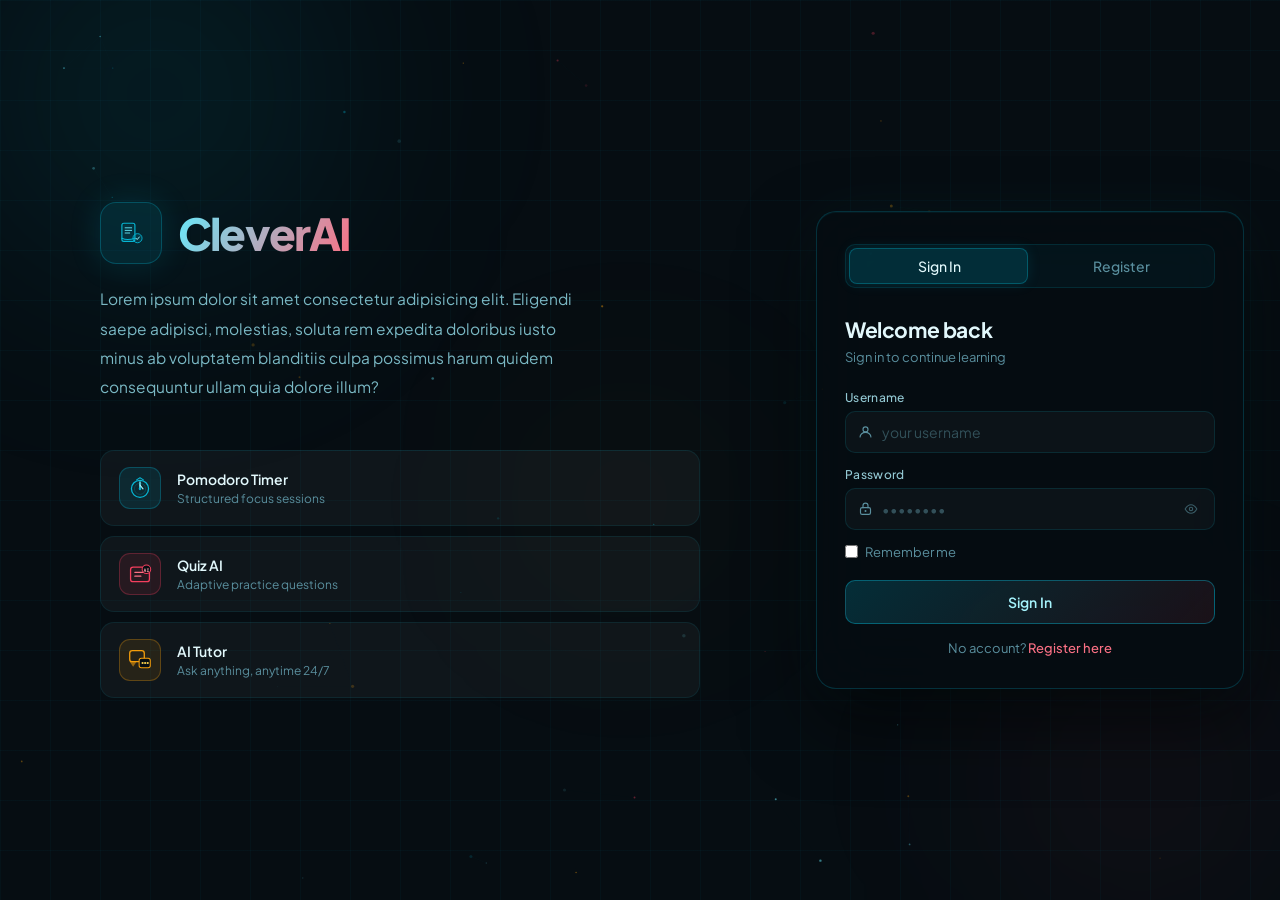
<file: ui/index.html>
<!DOCTYPE html>
<html lang="en">
<head>
  <meta charset="UTF-8">
  <meta name="viewport" content="width=device-width, initial-scale=1.0">
  <title>CleverAI</title>
  <script>window.location.href = 'login/index.html';</script>
</head>
<body>
  <p><a href="login/index.html">Go to Login</a></p>
</body>
</html>
</file>
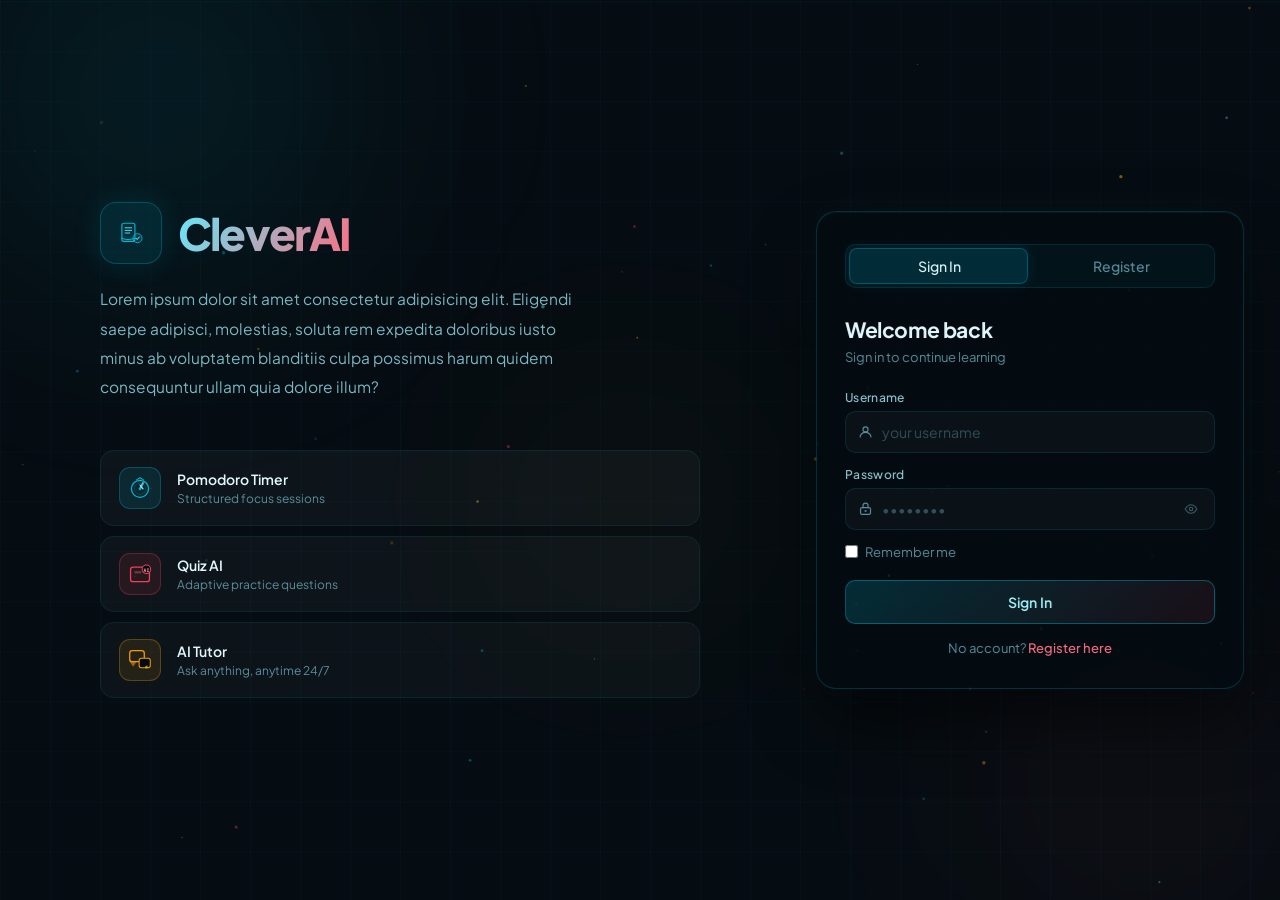
<file: ui/aitutor/index.html>
<!DOCTYPE html>
<html lang="en">
<head>
  <meta charset="UTF-8">
  <meta name="viewport" content="width=device-width, initial-scale=1.0">
  <title>CleverAI — AI Tutor</title>
  <link rel="preconnect" href="https://fonts.googleapis.com">
  <link href="https://fonts.googleapis.com/css2?family=Plus+Jakarta+Sans:wght@300;400;500;600;700;800&family=JetBrains+Mono:wght@400;500&display=swap" rel="stylesheet">
  <link rel="stylesheet" href="aitutor.css">
</head>
<body>

  <div class="bg-layer">
    <canvas id="bgCanvas"></canvas>
    <div class="orb o1"></div>
    <div class="orb o2"></div>
    <div class="orb o3"></div>
  </div>

  <div class="mob-overlay" id="mob-overlay" onclick="closeMobSidebar()"></div>
  <div class="layout" id="app">

    <!-- MAIN SIDEBAR -->
    <aside class="sidebar" id="sidebar">
      <div class="sb-top">
        <div class="sb-brand" id="sb-brand">
          <svg viewBox="0 0 40 40" fill="none" width="24" height="24" class="sb-logo">
            <rect x="6" y="5" width="20" height="28" rx="3" fill="none" stroke="#06b6d4" stroke-width="1.8"/>
            <rect x="8" y="7" width="16" height="24" rx="2" fill="rgba(6,182,212,0.08)"/>
            <line x1="11" y1="12" x2="21" y2="12" stroke="#67e8f9" stroke-width="1.4" stroke-linecap="round"/>
            <line x1="11" y1="16" x2="21" y2="16" stroke="#67e8f9" stroke-width="1.4" stroke-linecap="round"/>
            <line x1="11" y1="20" x2="18" y2="20" stroke="#67e8f9" stroke-width="1.4" stroke-linecap="round"/>
            <path d="M6 28 Q14 32 26 28" stroke="#06b6d4" stroke-width="1.6" stroke-linecap="round" fill="none"/>
            <circle cx="30" cy="28" r="7" fill="rgba(6,182,212,0.12)" stroke="#06b6d4" stroke-width="1.4"/>
            <path d="M27.5 28 L29.5 30 L33 26" stroke="#a5f3fc" stroke-width="1.5" stroke-linecap="round" stroke-linejoin="round"/>
          </svg>
          <span class="sb-name">CleverAI</span>
        </div>
        <button class="sb-toggle" id="sb-toggle" onclick="toggleSidebar()" title="Toggle sidebar">
          <svg viewBox="0 0 20 20" fill="none" width="16" height="16" id="toggle-ico">
            <line x1="3" y1="5" x2="17" y2="5" stroke="currentColor" stroke-width="1.5" stroke-linecap="round"/>
            <line x1="3" y1="10" x2="17" y2="10" stroke="currentColor" stroke-width="1.5" stroke-linecap="round"/>
            <line x1="3" y1="15" x2="17" y2="15" stroke="currentColor" stroke-width="1.5" stroke-linecap="round"/>
          </svg>
        </button>
      </div>

      <nav class="sb-nav">
        <a href="../dashboard/index.html" class="sb-item">
          <svg viewBox="0 0 20 20" fill="none" width="16" height="16" class="sb-ico">
            <rect x="2" y="2" width="7" height="7" rx="1.5" stroke="currentColor" stroke-width="1.5"/>
            <rect x="11" y="2" width="7" height="7" rx="1.5" stroke="currentColor" stroke-width="1.5"/>
            <rect x="2" y="11" width="7" height="7" rx="1.5" stroke="currentColor" stroke-width="1.5"/>
            <rect x="11" y="11" width="7" height="7" rx="1.5" stroke="currentColor" stroke-width="1.5"/>
          </svg>
          <span class="sb-label">Dashboard</span>
        </a>
        <a href="../pomodoro/index.html" class="sb-item">
          <svg viewBox="0 0 20 20" fill="none" width="16" height="16" class="sb-ico">
            <circle cx="10" cy="10" r="7" stroke="currentColor" stroke-width="1.5"/>
            <line x1="10" y1="5" x2="10" y2="10" stroke="currentColor" stroke-width="1.5" stroke-linecap="round"/>
            <line x1="10" y1="10" x2="13" y2="10" stroke="currentColor" stroke-width="1.5" stroke-linecap="round"/>
          </svg>
          <span class="sb-label">Pomodoro</span>
        </a>
        <a href="../note/index.html" class="sb-item">
          <svg viewBox="0 0 20 20" fill="none" width="16" height="16" class="sb-ico">
            <rect x="3" y="2" width="14" height="16" rx="2" stroke="currentColor" stroke-width="1.5"/>
            <line x1="6" y1="7" x2="14" y2="7" stroke="currentColor" stroke-width="1.3" stroke-linecap="round"/>
            <line x1="6" y1="10" x2="14" y2="10" stroke="currentColor" stroke-width="1.3" stroke-linecap="round"/>
            <line x1="6" y1="13" x2="10" y2="13" stroke="currentColor" stroke-width="1.3" stroke-linecap="round"/>
          </svg>
          <span class="sb-label">Notes</span>
        </a>
        <a href="../quiz/index.html" class="sb-item">
          <svg viewBox="0 0 20 20" fill="none" width="16" height="16" class="sb-ico">
            <rect x="2" y="5" width="16" height="13" rx="2" stroke="currentColor" stroke-width="1.5"/>
            <path d="M6 10L8 12L14 7" stroke="currentColor" stroke-width="1.5" stroke-linecap="round" stroke-linejoin="round"/>
          </svg>
          <span class="sb-label">Quiz AI</span>
        </a>
        <a href="../aitutor/index.html" class="sb-item active">
          <svg viewBox="0 0 20 20" fill="none" width="16" height="16" class="sb-ico">
            <circle cx="10" cy="8" r="4" stroke="currentColor" stroke-width="1.5"/>
            <path d="M4 18C4 15 6.7 13 10 13C13.3 13 16 15 16 18" stroke="currentColor" stroke-width="1.5" stroke-linecap="round"/>
          </svg>
          <span class="sb-label">AI Tutor</span>
        </a>
        <a href="../profile/index.html" class="sb-item">
          <svg viewBox="0 0 20 20" fill="none" width="16" height="16" class="sb-ico">
            <circle cx="10" cy="7" r="3.5" stroke="currentColor" stroke-width="1.5"/>
            <path d="M3 18C3 14.7 6.1 12 10 12C13.9 12 17 14.7 17 18" stroke="currentColor" stroke-width="1.5" stroke-linecap="round"/>
          </svg>
          <span class="sb-label">Profile</span>
        </a>
      </nav>

      <div class="sb-foot">
        <button class="sb-logout" onclick="doLogout()">
          <svg viewBox="0 0 20 20" fill="none" width="15" height="15" class="sb-ico">
            <path d="M8 3L3 3L3 17L8 17" stroke="currentColor" stroke-width="1.5" stroke-linecap="round"/>
            <path d="M12 7L17 10L12 13" stroke="currentColor" stroke-width="1.5" stroke-linecap="round" stroke-linejoin="round"/>
            <line x1="17" y1="10" x2="7" y2="10" stroke="currentColor" stroke-width="1.5" stroke-linecap="round"/>
          </svg>
          <span class="sb-label">Sign Out</span>
        </button>
      </div>
    </aside>

    <!-- MAIN -->
    <div class="main-wrap">

      <!-- HEADER -->
      <header class="header">
        <button class="mob-menu-btn" onclick="openMobSidebar()">
          <svg viewBox="0 0 20 20" fill="none" width="16" height="16">
            <line x1="3" y1="5" x2="17" y2="5" stroke="currentColor" stroke-width="1.5" stroke-linecap="round"/>
            <line x1="3" y1="10" x2="17" y2="10" stroke="currentColor" stroke-width="1.5" stroke-linecap="round"/>
            <line x1="3" y1="15" x2="17" y2="15" stroke="currentColor" stroke-width="1.5" stroke-linecap="round"/>
          </svg>
        </button>
        <div class="header-left">
          <button class="header-btn header-btn-left" onclick="toggleSessionsPanel()" id="sessionsToggle" title="Chat history">
            <svg viewBox="0 0 20 20" fill="none" width="16" height="16">
              <rect x="2" y="3" width="16" height="12" rx="1.5" stroke="currentColor" stroke-width="1.3"/>
              <line x1="5" y1="7" x2="15" y2="7" stroke="currentColor" stroke-width="1.3" stroke-linecap="round"/>
              <line x1="5" y1="10" x2="12" y2="10" stroke="currentColor" stroke-width="1.3" stroke-linecap="round"/>
            </svg>
          </button>
          <svg viewBox="0 0 20 20" fill="none" width="18" height="18" style="color:#a78bfa;flex-shrink:0">
            <circle cx="10" cy="8" r="4" stroke="currentColor" stroke-width="1.5"/>
            <path d="M4 18C4 15 6.7 13 10 13C13.3 13 16 15 16 18" stroke="currentColor" stroke-width="1.5" stroke-linecap="round"/>
          </svg>
          <h1 class="header-title">AI Tutor</h1>
        </div>
        <div class="header-right">
          <div class="user-pill">
            <div class="ua" id="ua">AC</div>
            <div class="ua-info">
              <p class="ua-name" id="udisplay">User</p>
              <p class="ua-role" id="urole">Pelajar</p>
            </div>
          </div>
        </div>
      </header>

      <!-- BODY: sessions panel + chat area -->
      <div class="body-area">

        <!-- SESSIONS PANEL -->
        <aside class="sessions-panel" id="sessionsPanel">
          <div class="sp-header">
            <span class="sp-title">Chat History</span>
            <button class="sp-close" onclick="toggleSessionsPanel()" title="Close">
              <svg viewBox="0 0 16 16" fill="none" width="14" height="14">
                <line x1="3" y1="3" x2="13" y2="13" stroke="currentColor" stroke-width="1.5" stroke-linecap="round"/>
                <line x1="13" y1="3" x2="3" y2="13" stroke="currentColor" stroke-width="1.5" stroke-linecap="round"/>
              </svg>
            </button>
          </div>
          <button class="sp-new" onclick="newSession()">
            <svg viewBox="0 0 16 16" fill="none" width="14" height="14">
              <line x1="8" y1="3" x2="8" y2="13" stroke="currentColor" stroke-width="1.5" stroke-linecap="round"/>
              <line x1="3" y1="8" x2="13" y2="8" stroke="currentColor" stroke-width="1.5" stroke-linecap="round"/>
            </svg>
            New Chat
          </button>
          <div class="sp-list" id="sessionList">
            <div class="sp-empty" id="spEmpty">No chat history yet</div>
          </div>
        </aside>

        <!-- CHAT AREA -->
        <div class="chat-area">

          <div class="chat-scroll" id="chatScroll">
            <div class="chat-container" id="chatContainer">

              <div class="welcome-card" id="welcomeCard">
                <div class="wc-icon">
                  <svg viewBox="0 0 24 24" fill="none" width="28" height="28">
                    <circle cx="12" cy="10" r="5" stroke="#06b6d4" stroke-width="1.8"/>
                    <path d="M4 22C4 18 7.6 16 12 16C16.4 16 20 18 20 22" stroke="#06b6d4" stroke-width="1.8" stroke-linecap="round"/>
                  </svg>
                </div>
                <h2 class="wc-title">Hi, I'm your AI Tutor</h2>
                <p class="wc-sub">Ask me anything about your studies — I'm here to help you learn.</p>
                <div class="wc-input-row">
                  <input class="wc-input" id="wcInput" type="text" placeholder="Type your question here..." autocomplete="off">
                  <button class="wc-go-btn" id="wcGoBtn" onclick="sendWelcomeMsg()">
                    <svg viewBox="0 0 20 20" fill="none" width="16" height="16">
                      <path d="M3 10L17 3L12 10L17 17L3 10Z" stroke="currentColor" stroke-width="1.5" stroke-linejoin="round"/>
                      <line x1="12" y1="10" x2="3" y2="10" stroke="currentColor" stroke-width="1.5"/>
                    </svg>
                  </button>
                </div>
                <div class="wc-divider"><span>or try a suggestion</span></div>
                <div class="wc-suggestions">
                  <button class="sug-btn" data-msg="Can you explain the water cycle?">Explain the water cycle</button>
                  <button class="sug-btn" data-msg="Help me understand quadratic equations">Quadratic equations</button>
                  <button class="sug-btn" data-msg="What are the main causes of World War II?">Causes of WWII</button>
                  <button class="sug-btn" data-msg="Give me a summary of photosynthesis">Photosynthesis summary</button>
                </div>
              </div>

              <div class="msg-list" id="msgList"></div>

            </div>
          </div>

          <!-- RATE LIMIT BANNER -->
          <div class="rl-banner" id="rateLimitBanner">
            <div class="rl-content">
              <svg viewBox="0 0 20 20" fill="none" width="16" height="16" class="rl-icon">
                <circle cx="10" cy="10" r="8" stroke="currentColor" stroke-width="1.5"/>
                <line x1="10" y1="6" x2="10" y2="11" stroke="currentColor" stroke-width="1.5" stroke-linecap="round"/>
                <circle cx="10" cy="14" r="1" fill="currentColor"/>
              </svg>
              <span class="rl-msg">Usage limit reached.</span>
              <span class="rl-time" style="display:none"></span>
              <button class="rl-close" onclick="hideRateLimitBanner()">&times;</button>
            </div>
          </div>

          <!-- INPUT BAR -->
          <div class="input-bar">
            <div class="input-wrap">
              <textarea
                class="chat-input"
                id="chatInput"
                rows="1"
                placeholder="Ask anything..."
              ></textarea>
              <button class="send-btn" id="sendBtn" onclick="sendMessage()">
                <svg viewBox="0 0 20 20" fill="none" width="18" height="18">
                  <path d="M3 10L17 3L12 10L17 17L3 10Z" stroke="currentColor" stroke-width="1.5" stroke-linejoin="round"/>
                  <line x1="12" y1="10" x2="3" y2="10" stroke="currentColor" stroke-width="1.5"/>
                </svg>
              </button>
            </div>
          </div>

        </div>
      </div>

    </div>
  </div>

  <script src="aitutor.js"></script>
</body>
</html>
</file>
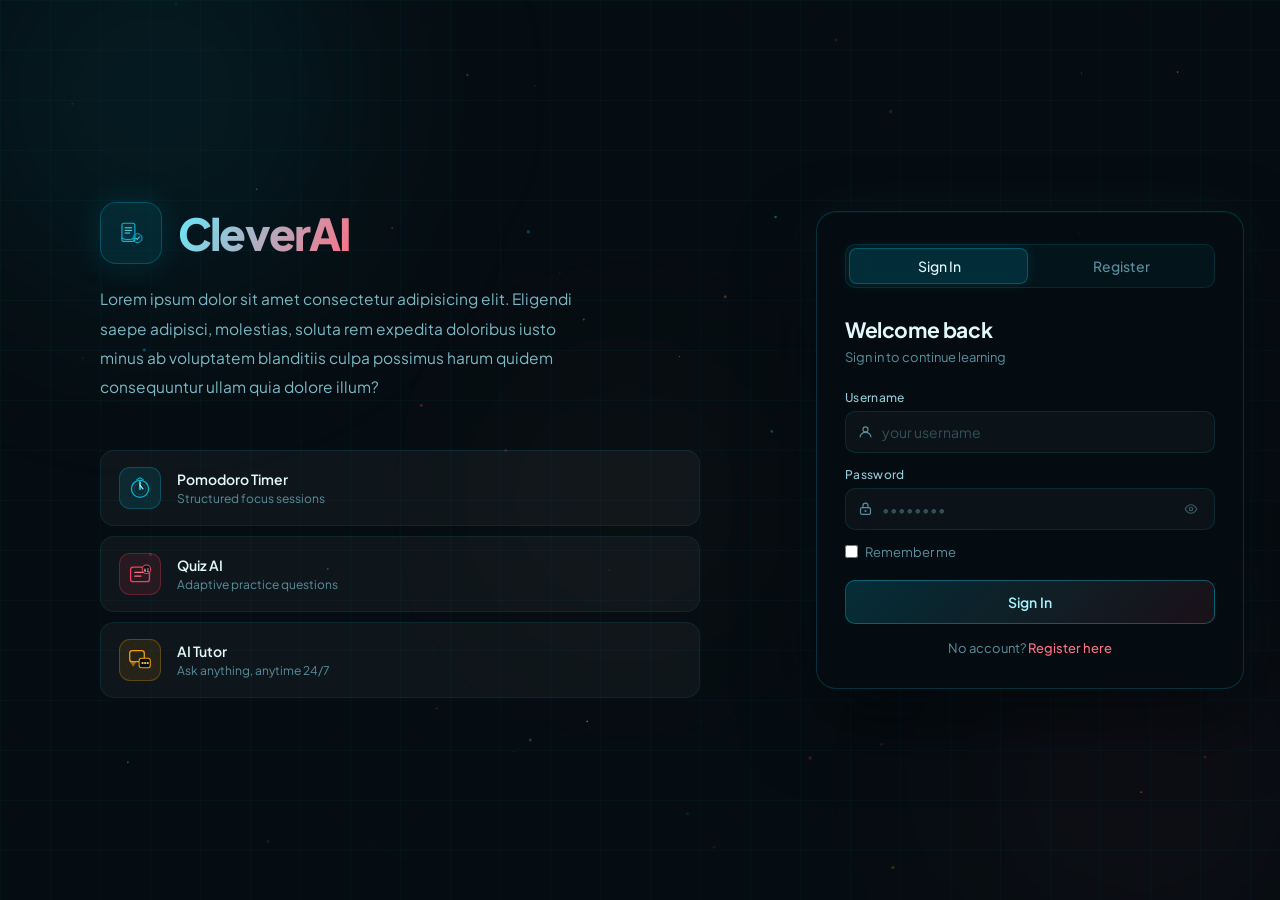
<file: ui/login/index.html>
<!DOCTYPE html>
<html lang="en">
<head>
  <meta charset="UTF-8">
  <meta name="viewport" content="width=device-width, initial-scale=1.0">
  <title>CleverAI</title>
  <link rel="preconnect" href="https://fonts.googleapis.com">
  <link rel="preconnect" href="https://fonts.gstatic.com" crossorigin>
  <link href="https://fonts.googleapis.com/css2?family=Plus+Jakarta+Sans:wght@300;400;500;600;700&family=JetBrains+Mono:wght@400;500&display=swap" rel="stylesheet">
  <link rel="stylesheet" href="style.css">
</head>
<body>

  <div class="bg-canvas">
    <canvas id="particleCanvas"></canvas>
    <div class="grid-overlay"></div>
    <div class="orb orb-a"></div>
    <div class="orb orb-b"></div>
    <div class="orb orb-c"></div>
  </div>

  <div class="left-panel">
    <div class="brand-block">
      <div class="logo-row">
        <div class="logo-box" id="logo-box">
          <svg viewBox="0 0 40 40" fill="none" width="26" height="26">
            <rect x="6" y="5" width="20" height="28" rx="3" fill="none" stroke="#06b6d4" stroke-width="1.8"/>
            <rect x="8" y="7" width="16" height="24" rx="2" fill="rgba(6,182,212,0.08)"/>
            <line x1="11" y1="12" x2="21" y2="12" stroke="#67e8f9" stroke-width="1.4" stroke-linecap="round"/>
            <line x1="11" y1="16" x2="21" y2="16" stroke="#67e8f9" stroke-width="1.4" stroke-linecap="round"/>
            <line x1="11" y1="20" x2="18" y2="20" stroke="#67e8f9" stroke-width="1.4" stroke-linecap="round"/>
            <path d="M6 28 Q14 32 26 28" stroke="#06b6d4" stroke-width="1.6" stroke-linecap="round" fill="none"/>
            <circle cx="30" cy="28" r="7" fill="rgba(6,182,212,0.12)" stroke="#06b6d4" stroke-width="1.4"/>
            <path d="M27.5 28 L29.5 30 L33 26" stroke="#a5f3fc" stroke-width="1.5" stroke-linecap="round" stroke-linejoin="round"/>
          </svg>
        </div>
        <div class="brand-title-block">
          <h1 class="brand-name">CleverAI</h1>
          <!-- <div class="tagline-row">
            <div class="tagline-dot"></div>
            <span class="brand-tag">AI Learning Assistant</span>
            <div class="tagline-dot"></div>
          </div> -->
        </div>
      </div>
      <p class="brand-desc">Lorem ipsum dolor sit amet consectetur adipisicing elit. Eligendi saepe adipisci, molestias, soluta rem expedita doloribus iusto minus ab voluptatem blanditiis culpa possimus harum quidem consequuntur ullam quia dolore illum?</p>
    </div>

    <div class="feat-list">

      <div class="feat-card" style="--i:0">
        <div class="feat-icon-box">
          <svg class="feat-ico" viewBox="0 0 28 28" fill="none">
            <circle cx="14" cy="15" r="10" stroke="#06b6d4" stroke-width="1.5"/>
            <circle cx="14" cy="15" r="6.5" stroke="#06b6d4" stroke-width="0.8" opacity="0.3"/>
            <line x1="14" y1="7" x2="14" y2="15" stroke="#67e8f9" stroke-width="1.8" stroke-linecap="round" class="hand-m"/>
            <line x1="14" y1="10.5" x2="17.5" y2="15" stroke="#a5f3fc" stroke-width="1.3" stroke-linecap="round"/>
            <circle cx="14" cy="15" r="1.5" fill="#06b6d4"/>
            <path d="M10 4.5 L14 2 L18 4.5" stroke="#06b6d4" stroke-width="1.2" stroke-linecap="round" stroke-linejoin="round"/>
          </svg>
        </div>
        <div class="feat-body">
          <span class="feat-name">Pomodoro Timer</span>
          <span class="feat-hint">Structured focus sessions</span>
        </div>
      </div>

      <div class="feat-card" style="--i:1">
        <div class="feat-icon-box">
          <svg class="feat-ico" viewBox="0 0 28 28" fill="none">
            <rect x="3" y="6" width="22" height="17" rx="3" stroke="#f43f5e" stroke-width="1.5"/>
            <path class="q-line q1" d="M8 12 L20 12" stroke="#fb7185" stroke-width="1.5" stroke-linecap="round"/>
            <path class="q-line q2" d="M8 16.5 L15 16.5" stroke="#fb7185" stroke-width="1.5" stroke-linecap="round"/>
            <circle cx="21.5" cy="8.5" r="5" fill="#060d12" stroke="#f43f5e" stroke-width="1.2"/>
            <text x="21.5" y="11.5" text-anchor="middle" fill="#fda4af" font-size="5.5" font-family="monospace" font-weight="bold">AI</text>
          </svg>
        </div>
        <div class="feat-body">
          <span class="feat-name">Quiz AI</span>
          <span class="feat-hint">Adaptive practice questions</span>
        </div>
      </div>

      <div class="feat-card" style="--i:2">
        <div class="feat-icon-box">
          <svg class="feat-ico" viewBox="0 0 28 28" fill="none">
            <rect x="2" y="3" width="17" height="13" rx="3" stroke="#f59e0b" stroke-width="1.5"/>
            <path d="M6 22 L10 16 L2 16 Z" fill="#f59e0b" opacity="0.55"/>
            <rect x="13" y="12" width="13" height="11" rx="2.5" fill="#060d12" stroke="#f59e0b" stroke-width="1.2"/>
            <circle class="dot d1" cx="17" cy="17.5" r="1.3" fill="#fcd34d"/>
            <circle class="dot d2" cx="20" cy="17.5" r="1.3" fill="#fcd34d"/>
            <circle class="dot d3" cx="23" cy="17.5" r="1.3" fill="#fcd34d"/>
          </svg>
        </div>
        <div class="feat-body">
          <span class="feat-name">AI Tutor</span>
          <span class="feat-hint">Ask anything, anytime 24/7</span>
        </div>
      </div>

    </div>
  </div>

  <div class="right-panel">
    <div class="auth-card">

      <div class="tabs">
        <button class="tab active" id="t-login" onclick="switchTab('login')">Sign In</button>
        <button class="tab" id="t-register" onclick="switchTab('register')">Register</button>
        <span class="tab-pill" id="tab-pill"></span>
      </div>

      <div id="f-login" class="form-section">
        <div class="form-head">
          <h2>Welcome back</h2>
          <p>Sign in to continue learning</p>
        </div>
        <div id="al-login" class="alert hidden"></div>

        <div class="field">
          <label>Username</label>
          <div class="irow">
            <svg viewBox="0 0 18 18" fill="none" width="15" height="15" class="iico">
              <circle cx="9" cy="6.5" r="3" stroke="currentColor" stroke-width="1.4"/>
              <path d="M2.5 15.5C2.5 12.5 5.5 10 9 10C12.5 10 15.5 12.5 15.5 15.5" stroke="currentColor" stroke-width="1.4" stroke-linecap="round"/>
            </svg>
            <input type="text" id="l-user" placeholder="your username" autocomplete="username">
          </div>
        </div>

        <div class="field">
          <label>Password</label>
          <div class="irow">
            <svg viewBox="0 0 18 18" fill="none" width="15" height="15" class="iico">
              <rect x="3" y="8" width="12" height="8" rx="2" stroke="currentColor" stroke-width="1.4"/>
              <path d="M6 8L6 5.5C6 3.8 7.3 2.5 9 2.5C10.7 2.5 12 3.8 12 5.5L12 8" stroke="currentColor" stroke-width="1.4" stroke-linecap="round"/>
              <circle cx="9" cy="12" r="1.2" fill="currentColor"/>
            </svg>
            <input type="password" id="l-pass" placeholder="••••••••" autocomplete="current-password">
            <button class="eye-btn" onclick="togglePw('l-pass', this)" type="button">
              <svg viewBox="0 0 18 18" fill="none" width="14" height="14">
                <path d="M1.5 9C3.5 5.5 6 3.5 9 3.5C12 3.5 14.5 5.5 16.5 9C14.5 12.5 12 14.5 9 14.5C6 14.5 3.5 12.5 1.5 9Z" stroke="currentColor" stroke-width="1.4"/>
                <circle cx="9" cy="9" r="2.2" stroke="currentColor" stroke-width="1.4"/>
              </svg>
            </button>
          </div>
        </div>

        <div class="row-extra">
          <label class="chk"><input type="checkbox"> Remember me</label>

        </div>

        <button class="btn-submit" onclick="doLogin()" id="btn-login">
          Sign In
          <!-- <svg viewBox="0 0 16 16" fill="none" width="14" height="14">
            <path d="M3 8L13 8M9 4L13 8L9 12" stroke="currentColor" stroke-width="1.5" stroke-linecap="round" stroke-linejoin="round"/>
          </svg> -->
        </button>
        <p class="switch-txt">No account? <a href="#" onclick="switchTab('register')">Register here</a></p>
      </div>

      <div id="f-register" class="form-section hidden">
        <div class="form-head">
          <h2>Create account</h2>
          <p>Join and start learning smarter</p>
        </div>
        <div id="al-reg" class="alert hidden"></div>

        <div class="field">
          <label>Full Name</label>
          <div class="irow">
            <svg viewBox="0 0 18 18" fill="none" width="15" height="15" class="iico">
              <circle cx="9" cy="6.5" r="3" stroke="currentColor" stroke-width="1.4"/>
              <path d="M2.5 15.5C2.5 12.5 5.5 10 9 10C12.5 10 15.5 12.5 15.5 15.5" stroke="currentColor" stroke-width="1.4" stroke-linecap="round"/>
            </svg>
            <input type="text" id="r-name" placeholder="your full name">
          </div>
        </div>

        <div class="field">
          <label>Username</label>
          <div class="irow">
            <svg viewBox="0 0 18 18" fill="none" width="15" height="15" class="iico">
              <path d="M9 2L15 5.5L15 12C15 14 12.5 15.5 9 16C5.5 15.5 3 14 3 12L3 5.5Z" stroke="currentColor" stroke-width="1.4" stroke-linejoin="round"/>
              <path d="M6.5 9L8 10.5L11.5 7" stroke="currentColor" stroke-width="1.4" stroke-linecap="round" stroke-linejoin="round"/>
            </svg>
            <input type="text" id="r-user" placeholder="choose a username">
          </div>
        </div>

        <div class="field">
          <label>Email</label>
          <div class="irow">
            <svg viewBox="0 0 18 18" fill="none" width="15" height="15" class="iico">
              <rect x="1.5" y="4" width="15" height="11" rx="2" stroke="currentColor" stroke-width="1.4"/>
              <path d="M1.5 6.5L9 11L16.5 6.5" stroke="currentColor" stroke-width="1.4" stroke-linecap="round"/>
            </svg>
            <input type="email" id="r-email" placeholder="your@email.com">
          </div>
        </div>

        <div class="field">
          <label>Password</label>
          <div class="irow">
            <svg viewBox="0 0 18 18" fill="none" width="15" height="15" class="iico">
              <rect x="3" y="8" width="12" height="8" rx="2" stroke="currentColor" stroke-width="1.4"/>
              <path d="M6 8L6 5.5C6 3.8 7.3 2.5 9 2.5C10.7 2.5 12 3.8 12 5.5L12 8" stroke="currentColor" stroke-width="1.4" stroke-linecap="round"/>
              <circle cx="9" cy="12" r="1.2" fill="currentColor"/>
            </svg>
            <input type="password" id="r-pass" placeholder="min. 6 characters">
            <button class="eye-btn" onclick="togglePw('r-pass', this)" type="button">
              <svg viewBox="0 0 18 18" fill="none" width="14" height="14">
                <path d="M1.5 9C3.5 5.5 6 3.5 9 3.5C12 3.5 14.5 5.5 16.5 9C14.5 12.5 12 14.5 9 14.5C6 14.5 3.5 12.5 1.5 9Z" stroke="currentColor" stroke-width="1.4"/>
                <circle cx="9" cy="9" r="2.2" stroke="currentColor" stroke-width="1.4"/>
              </svg>
            </button>
          </div>
        </div>

        <div class="field">
          <label>Confirm Password</label>
          <div class="irow" id="confirm-wrap">
            <svg viewBox="0 0 18 18" fill="none" width="15" height="15" class="iico">
              <rect x="3" y="8" width="12" height="8" rx="2" stroke="currentColor" stroke-width="1.4"/>
              <path d="M6 8L6 5.5C6 3.8 7.3 2.5 9 2.5C10.7 2.5 12 3.8 12 5.5L12 8" stroke="currentColor" stroke-width="1.4" stroke-linecap="round"/>
              <circle cx="9" cy="12" r="1.2" fill="currentColor"/>
            </svg>
            <input type="password" id="r-pass2" placeholder="repeat your password" oninput="checkConfirm()">
            <button class="eye-btn" onclick="togglePw('r-pass2', this)" type="button">
              <svg viewBox="0 0 18 18" fill="none" width="14" height="14">
                <path d="M1.5 9C3.5 5.5 6 3.5 9 3.5C12 3.5 14.5 5.5 16.5 9C14.5 12.5 12 14.5 9 14.5C6 14.5 3.5 12.5 1.5 9Z" stroke="currentColor" stroke-width="1.4"/>
                <circle cx="9" cy="9" r="2.2" stroke="currentColor" stroke-width="1.4"/>
              </svg>
            </button>
            <svg id="confirm-icon" viewBox="0 0 16 16" fill="none" width="14" height="14" style="display:none;flex-shrink:0;margin-left:4px">
              <path d="M3 8L6.5 11.5L13 5" stroke="#34d399" stroke-width="1.5" stroke-linecap="round" stroke-linejoin="round"/>
            </svg>
          </div>
          <p id="confirm-msg" style="font-size:11px;margin-top:5px;display:none"></p>
        </div>

        <button class="btn-submit" onclick="doRegister()" id="btn-reg">
          Create Account
          <!-- <svg viewBox="0 0 16 16" fill="none" width="14" height="14">
            <path d="M8 3L8 13M3 8L13 8" stroke="currentColor" stroke-width="1.5" stroke-linecap="round"/>
          </svg> -->
        </button>
        <p class="switch-txt">Already a member? <a href="#" onclick="switchTab('login')">Sign in</a></p>
      </div>

    </div>
  </div>

  <script src="script.js"></script>
</body>
</html>
</file>
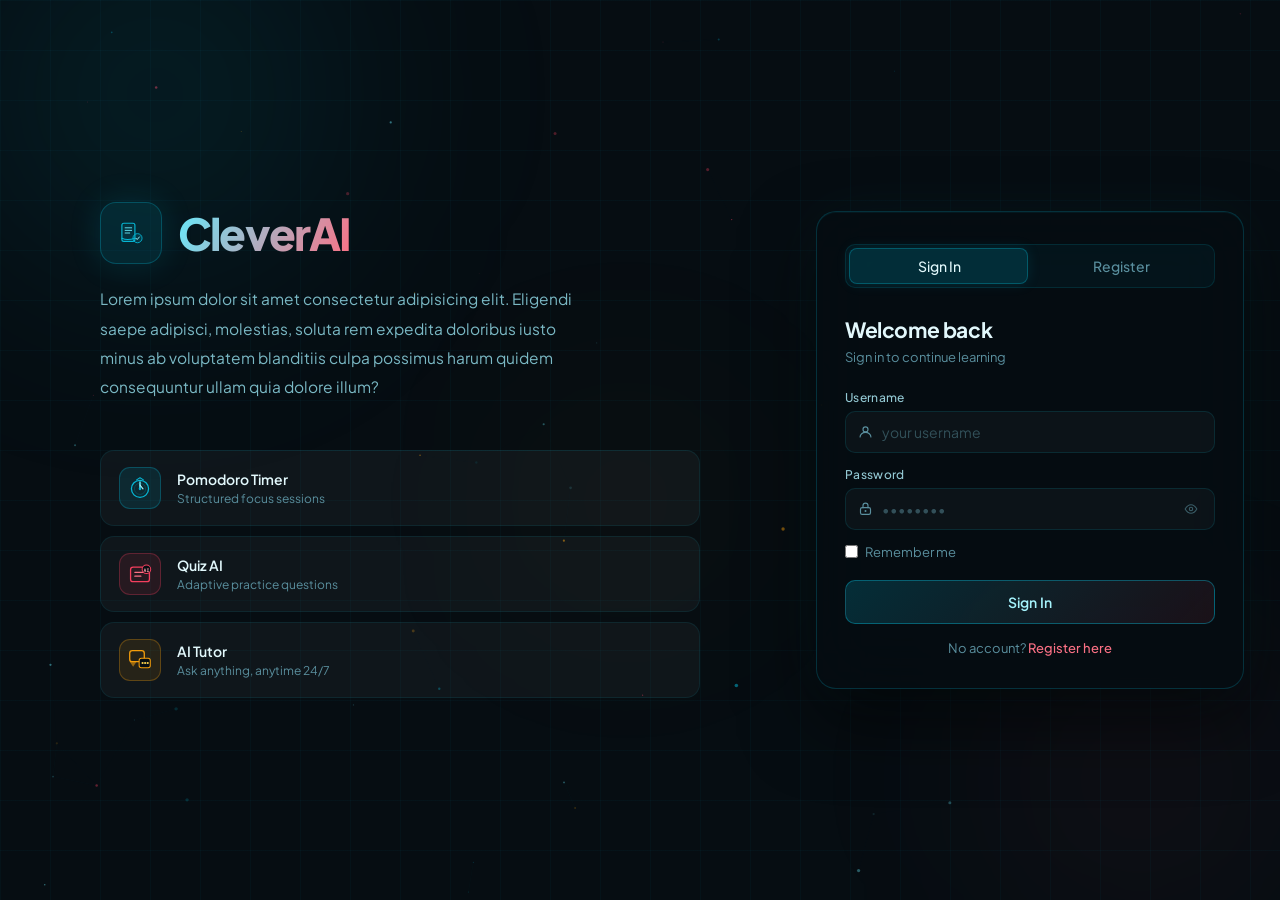
<file: ui/note/index.html>
<!DOCTYPE html>
<html lang="en">
<head>
  <meta charset="UTF-8" />
  <meta name="viewport" content="width=device-width, initial-scale=1.0"/>
  <title>CleverAI • Notes</title>

  <!-- Fonts -->
  <link rel="preconnect" href="https://fonts.googleapis.com">
  <link href="https://fonts.googleapis.com/css2?family=Plus+Jakarta+Sans:wght@300;400;500;600;700;800&family=JetBrains+Mono:wght@400;500&display=swap" rel="stylesheet">

  <!-- Quill -->
  <link href="https://cdn.quilljs.com/1.3.6/quill.snow.css" rel="stylesheet">

  <!-- App CSS -->
  <link rel="stylesheet" href="note.css">
</head>
<body class="dark">

  <!-- BACKGROUND -->
  <div class="bg-layer">
    <canvas id="bgCanvas"></canvas>
    <div class="grid-overlay"></div>
    <div class="orb orb-a"></div>
    <div class="orb orb-b"></div>
    <div class="orb orb-c"></div>
  </div>

  <div class="mob-overlay" id="mob-overlay" onclick="closeMob()"></div>

  <div class="layout">

    <!-- SIDEBAR -->
    <aside class="sidebar" id="sidebar">

      <div class="sb-top">
        <div class="sb-brand">
          <svg viewBox="0 0 40 40" width="26" height="26" fill="none">
            <rect x="6" y="5" width="20" height="28" rx="3" stroke="#06b6d4" stroke-width="1.8"/>
            <rect x="8" y="7" width="16" height="24" rx="2" fill="rgba(6,182,212,0.08)"/>
            <line x1="11" y1="12" x2="21" y2="12" stroke="#67e8f9" stroke-width="1.4"/>
            <line x1="11" y1="16" x2="21" y2="16" stroke="#67e8f9" stroke-width="1.4"/>
            <line x1="11" y1="20" x2="18" y2="20" stroke="#67e8f9" stroke-width="1.4"/>
            <circle cx="30" cy="28" r="7" stroke="#06b6d4" stroke-width="1.4"/>
          </svg>
          <span class="sb-name">CleverAI</span>
        </div>

        <button class="sb-toggle" onclick="toggleSidebar()">
          <svg viewBox="0 0 20 20" width="16" height="16" fill="none">
            <line x1="3" y1="5" x2="17" y2="5" stroke="currentColor" stroke-width="1.5" stroke-linecap="round"/>
            <line x1="3" y1="10" x2="17" y2="10" stroke="currentColor" stroke-width="1.5" stroke-linecap="round"/>
            <line x1="3" y1="15" x2="17" y2="15" stroke="currentColor" stroke-width="1.5" stroke-linecap="round"/>
          </svg>
        </button>
      </div>

      <nav class="sb-nav">

        <a href="../dashboard/index.html" class="sb-item">
          <svg viewBox="0 0 20 20" width="16" height="16" fill="none">
            <rect x="2" y="2" width="7" height="7" rx="1.5" stroke="currentColor" stroke-width="1.5"/>
            <rect x="11" y="2" width="7" height="7" rx="1.5" stroke="currentColor" stroke-width="1.5"/>
            <rect x="2" y="11" width="7" height="7" rx="1.5" stroke="currentColor" stroke-width="1.5"/>
            <rect x="11" y="11" width="7" height="7" rx="1.5" stroke="currentColor" stroke-width="1.5"/>
          </svg>
          <span class="sb-label">Dashboard</span>
        </a>

        <a href="../pomodoro/index.html" class="sb-item">
          <svg viewBox="0 0 20 20" width="16" height="16" fill="none">
            <circle cx="10" cy="10" r="7" stroke="currentColor" stroke-width="1.5"/>
            <line x1="10" y1="5" x2="10" y2="10" stroke="currentColor" stroke-width="1.5"/>
            <line x1="10" y1="10" x2="13" y2="10" stroke="currentColor" stroke-width="1.5"/>
          </svg>
          <span class="sb-label">Pomodoro</span>
        </a>

        <a href="../note/index.html" class="sb-item active">
          <svg viewBox="0 0 20 20" width="16" height="16" fill="none">
            <rect x="3" y="2" width="14" height="16" rx="2" stroke="currentColor" stroke-width="1.5"/>
            <line x1="6" y1="7" x2="14" y2="7" stroke="currentColor" stroke-width="1.3"/>
            <line x1="6" y1="10" x2="14" y2="10" stroke="currentColor" stroke-width="1.3"/>
            <line x1="6" y1="13" x2="10" y2="13" stroke="currentColor" stroke-width="1.3"/>
          </svg>
          <span class="sb-label">Notes</span>
        </a>

        <a href="../quiz/index.html" class="sb-item">
          <svg viewBox="0 0 20 20" width="16" height="16" fill="none">
            <rect x="2" y="5" width="16" height="13" rx="2" stroke="currentColor" stroke-width="1.5"/>
            <path d="M6 10L8 12L14 7" stroke="currentColor" stroke-width="1.5"/>
          </svg>
          <span class="sb-label">Quiz AI</span>
        </a>

        <a href="../aitutor/index.html" class="sb-item">
          <svg viewBox="0 0 20 20" width="16" height="16" fill="none">
            <circle cx="10" cy="8" r="4" stroke="currentColor" stroke-width="1.5"/>
            <path d="M4 18C4 15 6.7 13 10 13C13.3 13 16 15 16 18" stroke="currentColor" stroke-width="1.5"/>
          </svg>
          <span class="sb-label">AI Tutor</span>
        </a>

        <a href="../profile/index.html" class="sb-item">
          <svg viewBox="0 0 20 20" width="16" height="16" fill="none">
            <circle cx="10" cy="7" r="3.5" stroke="currentColor" stroke-width="1.5"/>
            <path d="M3 18C3 14.7 6.1 12 10 12C13.9 12 17 14.7 17 18" stroke="currentColor" stroke-width="1.5"/>
          </svg>
          <span class="sb-label">Profile</span>
        </a>

      </nav>

      <div class="sb-foot">
        <button class="sb-logout" onclick="doLogout()">
          <svg viewBox="0 0 20 20" fill="none" width="15" height="15" class="sb-ico">
            <path d="M8 3L3 3L3 17L8 17" stroke="currentColor" stroke-width="1.5" stroke-linecap="round"/>
            <path d="M12 7L17 10L12 13" stroke="currentColor" stroke-width="1.5" stroke-linecap="round" stroke-linejoin="round"/>
            <line x1="17" y1="10" x2="7" y2="10" stroke="currentColor" stroke-width="1.5" stroke-linecap="round"/>
          </svg>
          <span class="sb-label">Sign Out</span>
        </button>
      </div>

    </aside>

    <!-- MAIN -->
    <div class="main-wrap">

      <!-- HEADER -->
      <header class="header">

        <button class="mob-btn" onclick="openMob()">
          <svg viewBox="0 0 20 20" width="16" height="16" fill="none">
            <line x1="3" y1="5" x2="17" y2="5" stroke="currentColor" stroke-width="1.5"/>
            <line x1="3" y1="10" x2="17" y2="10" stroke="currentColor" stroke-width="1.5"/>
            <line x1="3" y1="15" x2="17" y2="15" stroke="currentColor" stroke-width="1.5"/>
          </svg>
        </button>

        <div class="header-left">
          <h1 class="header-title">Notes Workspace</h1>
        </div>

        <div class="header-right">

          <!-- USER PILL -->
          <div class="user-pill">
            <div class="ua" id="ua">AC</div>
            <div class="ua-info">
              <p class="ua-name" id="udisplay">User</p>
              <p class="ua-role" id="urole">Pelajar</p>
            </div>
          </div>

          <!-- THEME TOGGLE -->
          <button class="theme-toggle" onclick="toggleTheme()" id="themeToggle">
            <svg viewBox="0 0 20 20" width="18" height="18" fill="none">
              <circle cx="10" cy="10" r="4" stroke="currentColor" stroke-width="1.5"/>
              <line x1="10" y1="1.5" x2="10" y2="4" stroke="currentColor" stroke-width="1.5"/>
              <line x1="10" y1="16" x2="10" y2="18.5" stroke="currentColor" stroke-width="1.5"/>
              <line x1="1.5" y1="10" x2="4" y2="10" stroke="currentColor" stroke-width="1.5"/>
              <line x1="16" y1="10" x2="18.5" y2="10" stroke="currentColor" stroke-width="1.5"/>
            </svg>
          </button>

          <!-- NEW NOTE -->
          <button class="btn-create" onclick="createNewNote()">
            <svg viewBox="0 0 20 20" width="16" height="16" fill="none">
              <line x1="10" y1="4" x2="10" y2="16" stroke="currentColor" stroke-width="1.8"/>
              <line x1="4" y1="10" x2="16" y2="10" stroke="currentColor" stroke-width="1.8"/>
            </svg>
            <span>New Note</span>
          </button>

        </div>
      </header>

      <!-- CONTENT -->
      <div class="content-scroll">
        <div class="notes-container">

          <!-- SEARCH -->
          <div class="search-bar">

            <div class="search-input-wrap">
              <svg viewBox="0 0 20 20" width="16" height="16" fill="none">
                <circle cx="8" cy="8" r="5" stroke="currentColor" stroke-width="1.5"/>
                <path d="M12 12L17 17" stroke="currentColor" stroke-width="1.5"/>
              </svg>

              <input
                type="text"
                id="search-input"
                class="search-input"
                placeholder="Search notes..."
              />
            </div>

          </div>

          <!-- NOTES -->
          <div id="notes-grid" class="notes-grid"></div>

        </div>
      </div>
    </div>
  </div>

  <!-- NOTE MODAL -->
  <div id="noteEditorModal" class="modal-overlay">

    <div class="note-editor-modal">

      <!-- TITLE -->
      <div class="editor-header">
        <input
          type="text"
          id="noteTitle"
          placeholder="Untitled Note"
        />

        <button onclick="closeNoteEditor()" class="modal-close">
          <svg viewBox="0 0 20 20" width="18" height="18" fill="none">
            <line x1="5" y1="5" x2="15" y2="15" stroke="currentColor" stroke-width="1.5"/>
            <line x1="15" y1="5" x2="5" y2="15" stroke="currentColor" stroke-width="1.5"/>
          </svg>
        </button>
      </div>

      <!-- QUILL TOOLBAR -->
      <div id="editor-toolbar">
        <span class="ql-formats">
          <select class="ql-header">
            <option selected></option>
            <option value="1"></option>
            <option value="2"></option>
            <option value="3"></option>
          </select>
        </span>

        <span class="ql-formats">
          <button class="ql-bold"></button>
          <button class="ql-italic"></button>
          <button class="ql-underline"></button>
          <button class="ql-strike"></button>
        </span>

        <span class="ql-formats">
          <select class="ql-color"></select>
          <select class="ql-background"></select>
        </span>

        <span class="ql-formats">
          <button class="ql-list" value="ordered"></button>
          <button class="ql-list" value="bullet"></button>
        </span>

        <span class="ql-formats">
          <button class="ql-blockquote"></button>
          <button class="ql-link"></button>
          <button class="ql-clean"></button>
        </span>
      </div>

      <!-- EDITOR -->
      <div id="noteContentEditor"></div>

      <!-- FOOTER -->
      <div class="editor-footer">
        <button class="btn-ghost" onclick="closeNoteEditor()">
          Cancel
        </button>

        <button class="btn-ghost" onclick="downloadCurrentNote()" title="Download as .txt">
          <svg viewBox="0 0 20 20" width="14" height="14" fill="none" style="vertical-align:middle;margin-right:6px">
            <path d="M10 3V13M10 13L6 9M10 13L14 9" stroke="currentColor" stroke-width="1.5" stroke-linecap="round" stroke-linejoin="round"/>
            <path d="M4 15V17H16V15" stroke="currentColor" stroke-width="1.5" stroke-linecap="round"/>
          </svg>
          Download .txt
        </button>

        <button class="btn-primary" onclick="saveNote()">
          Save Note
        </button>
      </div>

    </div>
  </div>

  <!-- TOAST -->
  <div id="toast" class="toast"></div>

  <!-- QUILL -->
  <script src="https://cdn.quilljs.com/1.3.6/quill.min.js"></script>

  <!-- APP -->
  <script src="note.js"></script>
</body>
</html>
</file>
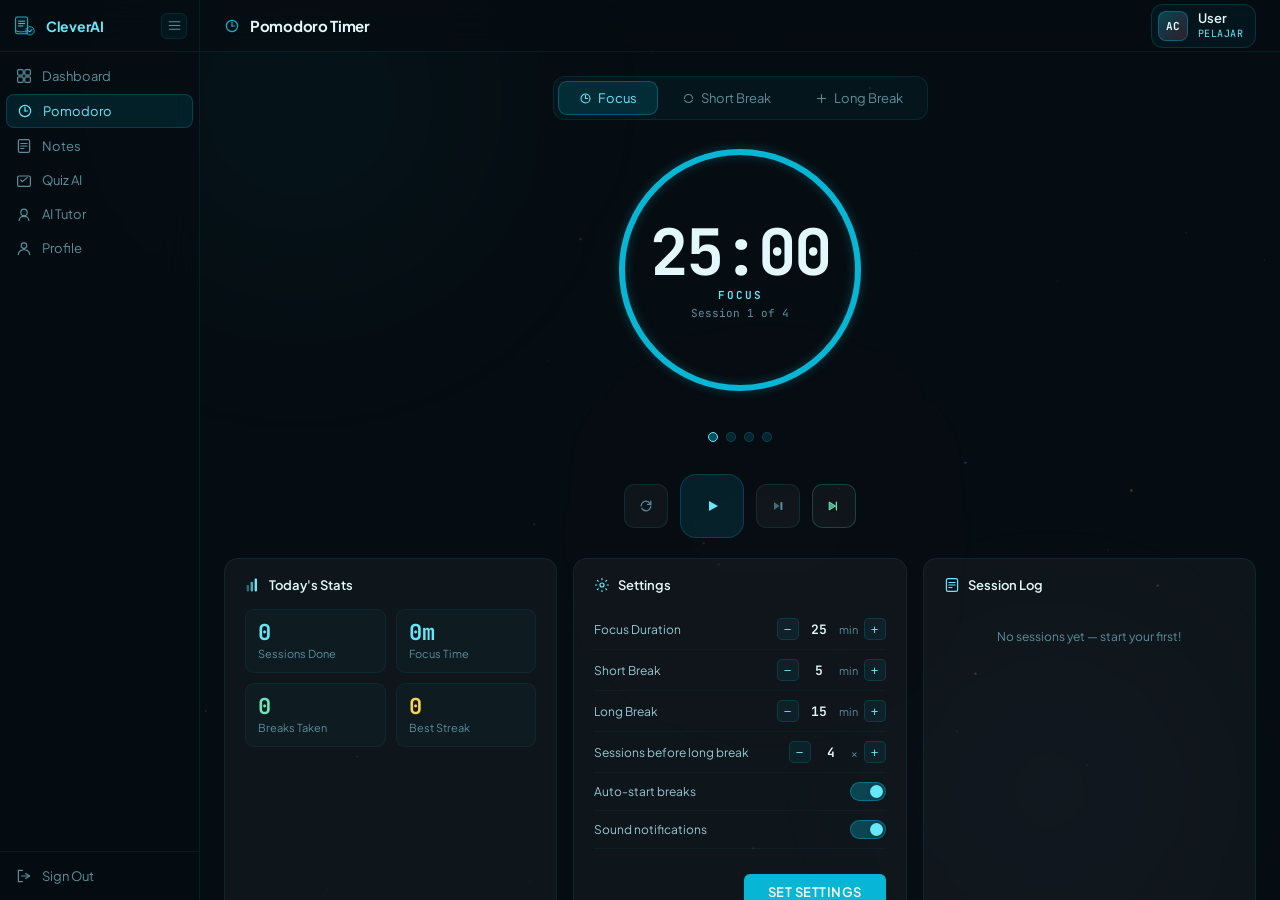
<file: ui/pomodoro/index.html>
<!DOCTYPE html>
<html lang="en">
<head>
    <meta charset="UTF-8">
    <meta name="viewport" content="width=device-width, initial-scale=1.0">
    <title>CleverAI — Pomodoro</title>
  <link rel="preconnect" href="https://fonts.googleapis.com">
  <link href="https://fonts.googleapis.com/css2?family=Plus+Jakarta+Sans:wght@300;400;500;600;700;800&family=JetBrains+Mono:wght@400;500;700&display=swap" rel="stylesheet">
  <link rel="stylesheet" href="pomodoro.css">
</head>
<body>

<!-- ── Background ── -->
<div class="bg-layer">
  <canvas id="bgCanvas"></canvas>
  <div class="orb o1"></div>
  <div class="orb o2"></div>
  <div class="orb o3"></div>
</div>

<!-- ── Mobile sidebar overlay ── -->
<div class="mob-overlay" id="mob-overlay" onclick="closeMob()"></div>

<!-- ── Toast notification ── -->
<div class="toast" id="toast">
  <svg viewBox="0 0 16 16" fill="none" width="14" height="14">
    <path d="M2 8L6 12L14 4" stroke="currentColor" stroke-width="1.5" stroke-linecap="round" stroke-linejoin="round"/>
  </svg>
  <span id="toast-msg"></span>
</div>

<!-- ── App layout ── -->
<div class="layout">

  <!-- SIDEBAR -->
  <aside class="sidebar" id="sidebar">
    <div class="sb-top">
      <div class="sb-brand">
        <svg viewBox="0 0 40 40" fill="none" width="24" height="24">
          <rect x="6" y="5" width="20" height="28" rx="3" fill="none" stroke="#06b6d4" stroke-width="1.8"/>
          <rect x="8" y="7" width="16" height="24" rx="2" fill="rgba(6,182,212,0.08)"/>
          <line x1="11" y1="12" x2="21" y2="12" stroke="#67e8f9" stroke-width="1.4" stroke-linecap="round"/>
          <line x1="11" y1="16" x2="21" y2="16" stroke="#67e8f9" stroke-width="1.4" stroke-linecap="round"/>
          <line x1="11" y1="20" x2="18" y2="20" stroke="#67e8f9" stroke-width="1.4" stroke-linecap="round"/>
          <path d="M6 28 Q14 32 26 28" stroke="#06b6d4" stroke-width="1.6" stroke-linecap="round" fill="none"/>
          <circle cx="30" cy="28" r="7" fill="rgba(6,182,212,0.12)" stroke="#06b6d4" stroke-width="1.4"/>
          <path d="M27.5 28 L29.5 30 L33 26" stroke="#a5f3fc" stroke-width="1.5" stroke-linecap="round" stroke-linejoin="round"/>
        </svg>
        <span class="sb-name">CleverAI</span>
      </div>
      <button class="sb-toggle" onclick="toggleSidebar()">
        <svg viewBox="0 0 20 20" fill="none" width="15" height="15">
          <line x1="3" y1="5" x2="17" y2="5" stroke="currentColor" stroke-width="1.5" stroke-linecap="round"/>
          <line x1="3" y1="10" x2="17" y2="10" stroke="currentColor" stroke-width="1.5" stroke-linecap="round"/>
          <line x1="3" y1="15" x2="17" y2="15" stroke="currentColor" stroke-width="1.5" stroke-linecap="round"/>
        </svg>
      </button>
    </div>

    <nav class="sb-nav">
      <a href="../dashboard/index.html" class="sb-item" data-tip="Dashboard">
        <svg viewBox="0 0 20 20" fill="none" width="16" height="16" class="sb-ico">
          <rect x="2" y="2" width="7" height="7" rx="1.5" stroke="currentColor" stroke-width="1.5"/>
          <rect x="11" y="2" width="7" height="7" rx="1.5" stroke="currentColor" stroke-width="1.5"/>
          <rect x="2" y="11" width="7" height="7" rx="1.5" stroke="currentColor" stroke-width="1.5"/>
          <rect x="11" y="11" width="7" height="7" rx="1.5" stroke="currentColor" stroke-width="1.5"/>
        </svg>
        <span class="sb-label">Dashboard</span>
      </a>
      <a href="../pomodoro/index.html" class="sb-item active" data-tip="Pomodoro">
        <svg viewBox="0 0 20 20" fill="none" width="16" height="16" class="sb-ico">
          <circle cx="10" cy="10" r="7" stroke="currentColor" stroke-width="1.5"/>
          <line x1="10" y1="5" x2="10" y2="10" stroke="currentColor" stroke-width="1.5" stroke-linecap="round"/>
          <line x1="10" y1="10" x2="13" y2="10" stroke="currentColor" stroke-width="1.5" stroke-linecap="round"/>
        </svg>
        <span class="sb-label">Pomodoro</span>
      </a>
      <a href="../note/index.html" class="sb-item" data-tip="Notes">
        <svg viewBox="0 0 20 20" fill="none" width="16" height="16" class="sb-ico">
          <rect x="3" y="2" width="14" height="16" rx="2" stroke="currentColor" stroke-width="1.5"/>
          <line x1="6" y1="7" x2="14" y2="7" stroke="currentColor" stroke-width="1.3" stroke-linecap="round"/>
          <line x1="6" y1="10" x2="14" y2="10" stroke="currentColor" stroke-width="1.3" stroke-linecap="round"/>
          <line x1="6" y1="13" x2="10" y2="13" stroke="currentColor" stroke-width="1.3" stroke-linecap="round"/>
        </svg>
        <span class="sb-label">Notes</span>
      </a>
      <a href="../quiz/index.html" class="sb-item" data-tip="Quiz AI">
        <svg viewBox="0 0 20 20" fill="none" width="16" height="16" class="sb-ico">
          <rect x="2" y="5" width="16" height="13" rx="2" stroke="currentColor" stroke-width="1.5"/>
          <path d="M6 10L8 12L14 7" stroke="currentColor" stroke-width="1.5" stroke-linecap="round" stroke-linejoin="round"/>
        </svg>
        <span class="sb-label">Quiz AI</span>
      </a>
      <a href="../aitutor/index.html" class="sb-item" data-tip="AI Tutor">
        <svg viewBox="0 0 20 20" fill="none" width="16" height="16" class="sb-ico">
          <circle cx="10" cy="8" r="4" stroke="currentColor" stroke-width="1.5"/>
          <path d="M4 18C4 15 6.7 13 10 13C13.3 13 16 15 16 18" stroke="currentColor" stroke-width="1.5" stroke-linecap="round"/>
        </svg>
        <span class="sb-label">AI Tutor</span>
      </a>
      <a href="../profile/index.html" class="sb-item" data-tip="Profile">
        <svg viewBox="0 0 20 20" fill="none" width="16" height="16" class="sb-ico">
          <circle cx="10" cy="7" r="3.5" stroke="currentColor" stroke-width="1.5"/>
          <path d="M3 18C3 14.7 6.1 12 10 12C13.9 12 17 14.7 17 18" stroke="currentColor" stroke-width="1.5" stroke-linecap="round"/>
        </svg>
        <span class="sb-label">Profile</span>
      </a>
    </nav>

    <div class="sb-foot">
      <button class="sb-logout" onclick="doLogout()">
        <svg viewBox="0 0 20 20" fill="none" width="15" height="15" class="sb-ico">
          <path d="M8 3L3 3L3 17L8 17" stroke="currentColor" stroke-width="1.5" stroke-linecap="round"/>
          <path d="M12 7L17 10L12 13" stroke="currentColor" stroke-width="1.5" stroke-linecap="round" stroke-linejoin="round"/>
          <line x1="17" y1="10" x2="7" y2="10" stroke="currentColor" stroke-width="1.5" stroke-linecap="round"/>
        </svg>
        <span class="sb-label">Sign Out</span>
      </button>
    </div>
  </aside>

  <!-- MAIN -->
  <div class="main-wrap">

    <!-- Header -->
    <header class="header">
      <button class="mob-btn" onclick="openMob()">
        <svg viewBox="0 0 20 20" fill="none" width="15" height="15">
          <line x1="3" y1="5" x2="17" y2="5" stroke="currentColor" stroke-width="1.5" stroke-linecap="round"/>
          <line x1="3" y1="10" x2="17" y2="10" stroke="currentColor" stroke-width="1.5" stroke-linecap="round"/>
          <line x1="3" y1="15" x2="17" y2="15" stroke="currentColor" stroke-width="1.5" stroke-linecap="round"/>
        </svg>
      </button>
      <div class="header-left">
        <svg viewBox="0 0 20 20" fill="none" width="16" height="16" style="color:#06b6d4;flex-shrink:0">
          <circle cx="10" cy="10" r="7" stroke="currentColor" stroke-width="1.5"/>
          <line x1="10" y1="5" x2="10" y2="10" stroke="currentColor" stroke-width="1.5" stroke-linecap="round"/>
          <line x1="10" y1="10" x2="13" y2="10" stroke="currentColor" stroke-width="1.5" stroke-linecap="round"/>
        </svg>
        <h1 class="header-title">Pomodoro Timer</h1>
      </div>
      <div class="header-right">
        <div class="user-pill">
          <div class="ua" id="ua">AC</div>
          <div class="ua-info">
            <p class="ua-name" id="ua-name">User</p>
            <p class="ua-role" id="ua-role">PELAJAR</p>
          </div>
        </div>
      </div>
    </header>

    <!-- Scrollable content -->
    <div class="content-scroll">

      <!-- Mode selector tabs -->
      <div class="mode-tabs">
        <button class="mode-btn focus active" onclick="setMode('focus', this)">
          <svg viewBox="0 0 16 16" fill="none" width="13" height="13">
            <circle cx="8" cy="8" r="5.5" stroke="currentColor" stroke-width="1.3"/>
            <line x1="8" y1="4" x2="8" y2="8" stroke="currentColor" stroke-width="1.3" stroke-linecap="round"/>
            <line x1="8" y1="8" x2="10.5" y2="8" stroke="currentColor" stroke-width="1.3" stroke-linecap="round"/>
          </svg>
          Focus
        </button>
        <button class="mode-btn short" onclick="setMode('short', this)">
          <svg viewBox="0 0 16 16" fill="none" width="13" height="13">
            <path d="M3 8C3 5.2 5.2 3 8 3C10.8 3 13 5.2 13 8" stroke="currentColor" stroke-width="1.3" stroke-linecap="round"/>
            <path d="M8 13C6 13 4.2 11.9 3.3 10.2" stroke="currentColor" stroke-width="1.3" stroke-linecap="round"/>
            <path d="M12.7 10.2C12 11.6 10.6 12.7 9 13" stroke="currentColor" stroke-width="1.3" stroke-linecap="round"/>
          </svg>
          Short Break
        </button>
        <button class="mode-btn long" onclick="setMode('long', this)">
          <svg viewBox="0 0 16 16" fill="none" width="13" height="13">
            <path d="M3 8H13M8 3V13" stroke="currentColor" stroke-width="1.3" stroke-linecap="round"/>
          </svg>
          Long Break
        </button>
      </div>

      <!-- Timer ring + controls -->
      <div class="timer-area">

        <div class="timer-ring-wrap">
          <svg class="timer-svg" width="260" height="260" viewBox="0 0 260 260">
            <circle class="ring-bg"       cx="130" cy="130" r="118" stroke-width="6"/>
            <circle class="ring-glow"     id="ring-glow"     cx="130" cy="130" r="118" stroke-width="10" stroke="#06b6d4" stroke-dasharray="741.4" stroke-dashoffset="0"/>
            <circle class="ring-progress" id="ring-progress" cx="130" cy="130" r="118" stroke-width="6"  stroke="#06b6d4" stroke-dasharray="741.4" stroke-dashoffset="0"/>
          </svg>
          <div class="timer-inner">
            <div class="timer-display"      id="timer-display">25:00</div>
            <div class="timer-mode-label"   id="mode-label" style="color:#67e8f9">FOCUS</div>
            <div class="timer-session-badge" id="session-badge">Session 1 of 4</div>
          </div>
        </div>

        <!-- Session progress dots -->
        <div class="session-dots" id="session-dots"></div>

        <!-- Play / Pause / Reset / Skip -->
        <div class="timer-controls">
          <button class="ctrl-btn" onclick="resetTimer()" title="Reset">
            <svg viewBox="0 0 20 20" fill="none" width="16" height="16">
              <path d="M4 10C4 6.7 6.7 4 10 4C12.2 4 14.1 5.2 15.2 7" stroke="currentColor" stroke-width="1.5" stroke-linecap="round"/>
              <path d="M16 4V8H12" stroke="currentColor" stroke-width="1.5" stroke-linecap="round" stroke-linejoin="round"/>
              <path d="M16 10C16 13.3 13.3 16 10 16C7.8 16 5.9 14.8 4.8 13" stroke="currentColor" stroke-width="1.5" stroke-linecap="round"/>
            </svg>
          </button>

          <button class="ctrl-btn ctrl-main" id="main-btn" onclick="toggleTimer()">
            <svg id="play-ico" viewBox="0 0 20 20" fill="none" width="20" height="20">
              <path d="M7 5L16 10L7 15V5Z" fill="currentColor"/>
            </svg>
            <svg id="pause-ico" viewBox="0 0 20 20" fill="none" width="20" height="20" style="display:none">
              <rect x="5"    y="4" width="3.5" height="12" rx="1.5" fill="currentColor"/>
              <rect x="11.5" y="4" width="3.5" height="12" rx="1.5" fill="currentColor"/>
            </svg>
          </button>

          <button class="ctrl-btn" onclick="skipSession()" title="Skip">
            <svg viewBox="0 0 20 20" fill="none" width="16" height="16">
              <path d="M5 5L12 10L5 15V5Z" fill="currentColor" opacity=".7"/>
              <rect x="13" y="5" width="2.5" height="10" rx="1" fill="currentColor"/>
            </svg>
          </button>

          <button class="ctrl-btn ctrl-quick" id="btn-quick-complete" onclick="quickComplete()" title="Quick Complete — log session without waiting">
            <svg viewBox="0 0 20 20" fill="none" width="16" height="16">
              <path d="M4 5L12 10L4 15V5Z" fill="currentColor" opacity=".7"/>
              <path d="M13 5V15" stroke="currentColor" stroke-width="1.5" stroke-linecap="round"/>
              <path d="M4 5L12 10L4 15V5Z" stroke="currentColor" stroke-width="1.2" stroke-linejoin="round"/>
            </svg>
          </button>
        </div>
      </div>

      <!-- Bottom info cards -->
      <div class="bottom-grid">

        <!-- Today's Stats -->
        <div class="info-card">
          <div class="info-card-head">
            <svg viewBox="0 0 20 20" fill="none" width="16" height="16">
              <rect x="2"  y="10" width="3" height="8" rx="1" fill="currentColor" opacity=".4"/>
              <rect x="7"  y="6"  width="3" height="12" rx="1" fill="currentColor" opacity=".7"/>
              <rect x="12" y="2"  width="3" height="16" rx="1" fill="currentColor"/>
            </svg>
            <h3>Today's Stats</h3>
          </div>
          <div class="stat-grid">
            <div class="stat-item">
              <div class="stat-num" id="stat-sessions">0</div>
              <div class="stat-lbl">Sessions Done</div>
            </div>
            <div class="stat-item">
              <div class="stat-num" id="stat-focus" style="color:#67e8f9">0m</div>
              <div class="stat-lbl">Focus Time</div>
            </div>
            <div class="stat-item">
              <div class="stat-num" id="stat-breaks" style="color:#6ee7b7">0</div>
              <div class="stat-lbl">Breaks Taken</div>
            </div>
            <div class="stat-item">
              <div class="stat-num" id="stat-streak" style="color:#fcd34d">0</div>
              <div class="stat-lbl">Best Streak</div>
            </div>
          </div>
        </div>

        <!-- Settings -->
        <div class="info-card">
          <div class="info-card-head">
            <svg viewBox="0 0 20 20" fill="none" width="16" height="16">
              <circle cx="10" cy="10" r="2.5" stroke="currentColor" stroke-width="1.5"/>
              <path d="M10 2V3.5M10 16.5V18M2 10H3.5M16.5 10H18M4.2 4.2L5.3 5.3M14.7 14.7L15.8 15.8M4.2 15.8L5.3 14.7M14.7 5.3L15.8 4.2" stroke="currentColor" stroke-width="1.4" stroke-linecap="round"/>
            </svg>
            <h3>Settings</h3>
          </div>

          <div class="setting-row">
            <span class="setting-lbl">Focus Duration</span>
            <div class="setting-ctrl">
              <button onclick="adjustSetting('focus', -1)">−</button>
              <span class="setting-val" id="set-focus">25</span>
              <span class="setting-unit">min</span>
              <button onclick="adjustSetting('focus', 1)">+</button>
            </div>
          </div>
          <div class="setting-row">
            <span class="setting-lbl">Short Break</span>
            <div class="setting-ctrl">
              <button onclick="adjustSetting('short', -1)">−</button>
              <span class="setting-val" id="set-short">5</span>
              <span class="setting-unit">min</span>
              <button onclick="adjustSetting('short', 1)">+</button>
            </div>
          </div>
          <div class="setting-row">
            <span class="setting-lbl">Long Break</span>
            <div class="setting-ctrl">
              <button onclick="adjustSetting('long', -1)">−</button>
              <span class="setting-val" id="set-long">15</span>
              <span class="setting-unit">min</span>
              <button onclick="adjustSetting('long', 1)">+</button>
            </div>
          </div>
          <div class="setting-row">
            <span class="setting-lbl">Sessions before long break</span>
            <div class="setting-ctrl">
              <button onclick="adjustSetting('sessions', -1)">−</button>
              <span class="setting-val" id="set-sessions">4</span>
              <span class="setting-unit">×</span>
              <button onclick="adjustSetting('sessions', 1)">+</button>
            </div>
          </div>
          <div class="setting-row">
            <span class="setting-lbl">Auto-start breaks</span>
            <label class="toggle">
              <input type="checkbox" id="tog-autobreak" checked>
              <span class="toggle-track"><span class="toggle-thumb"></span></span>
            </label>
          </div>
          <div class="setting-row">
            <span class="setting-lbl">Sound notifications</span>
            <label class="toggle">
              <input type="checkbox" id="tog-sound" checked>
              <span class="toggle-track"><span class="toggle-thumb"></span></span>
            </label>
          </div>
		  <div class="setting-row-action">
                <button id="btn-apply-settings" class="btn-set-pomo">
                  SET SETTINGS
                </button>
              </div>
        </div>

        <!-- Session Log -->
        <div class="info-card">
          <div class="info-card-head">
            <svg viewBox="0 0 20 20" fill="none" width="16" height="16">
              <rect x="3" y="2" width="14" height="16" rx="2" stroke="currentColor" stroke-width="1.5"/>
              <line x1="6" y1="7"  x2="14" y2="7"  stroke="currentColor" stroke-width="1.3" stroke-linecap="round"/>
              <line x1="6" y1="10" x2="14" y2="10" stroke="currentColor" stroke-width="1.3" stroke-linecap="round"/>
              <line x1="6" y1="13" x2="10" y2="13" stroke="currentColor" stroke-width="1.3" stroke-linecap="round"/>
            </svg>
            <h3>Session Log</h3>
          </div>
          <div class="log-list" id="log-list">
            <p class="log-empty">No sessions yet — start your first!</p>
          </div>
        </div>

      </div><!-- /bottom-grid -->
    </div><!-- /content-scroll -->
  </div><!-- /main-wrap -->
</div><!-- /layout -->

<script src="pomodoro.js"></script>
</body>
</html>
</file>
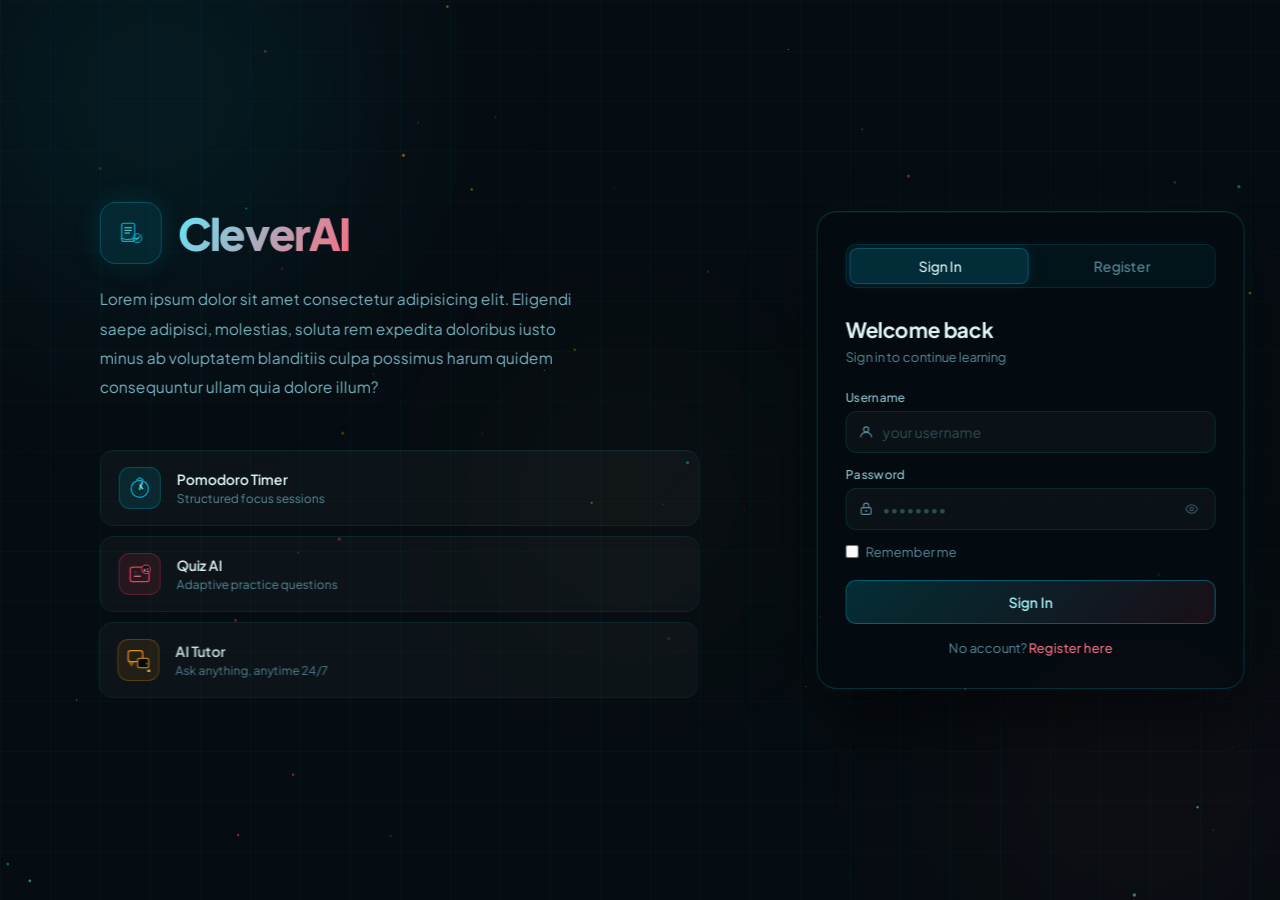
<file: ui/profile/index.html>
<!DOCTYPE html>
<html lang="en">
<head>
  <meta charset="UTF-8">
  <meta name="viewport" content="width=device-width, initial-scale=1.0">
  <title>CleverAI — Profile & Settings</title>
  <link rel="preconnect" href="https://fonts.googleapis.com">
  <link href="https://fonts.googleapis.com/css2?family=Plus+Jakarta+Sans:wght@300;400;500;600;700;800&family=JetBrains+Mono:wght@400;500&display=swap" rel="stylesheet">
  <link rel="stylesheet" href="profile.css">
</head>
<body>

  <div class="bg-layer">
    <div class="orb o1"></div>
    <div class="orb o2"></div>
  </div>

  <div class="mob-overlay" id="mob-overlay" onclick="closeMob()"></div>

  <div class="layout">

    <aside class="sidebar" id="sidebar">
      <div class="sb-top">
        <div class="sb-brand">
          <svg viewBox="0 0 40 40" fill="none" width="24" height="24">
            <rect x="6" y="5" width="20" height="28" rx="3" fill="none" stroke="#06b6d4" stroke-width="1.8"/>
            <rect x="8" y="7" width="16" height="24" rx="2" fill="rgba(6,182,212,0.08)"/>
            <line x1="11" y1="12" x2="21" y2="12" stroke="#67e8f9" stroke-width="1.4" stroke-linecap="round"/>
            <line x1="11" y1="16" x2="21" y2="16" stroke="#67e8f9" stroke-width="1.4" stroke-linecap="round"/>
            <line x1="11" y1="20" x2="18" y2="20" stroke="#67e8f9" stroke-width="1.4" stroke-linecap="round"/>
            <path d="M6 28 Q14 32 26 28" stroke="#06b6d4" stroke-width="1.6" stroke-linecap="round" fill="none"/>
            <circle cx="30" cy="28" r="7" fill="rgba(6,182,212,0.12)" stroke="#06b6d4" stroke-width="1.4"/>
            <path d="M27.5 28 L29.5 30 L33 26" stroke="#a5f3fc" stroke-width="1.5" stroke-linecap="round" stroke-linejoin="round"/>
          </svg>
          <span class="sb-name">CleverAI</span>
        </div>
        <button class="sb-toggle" onclick="toggleSidebar()">
          <svg viewBox="0 0 20 20" fill="none" width="15" height="15">
            <line x1="3" y1="5" x2="17" y2="5" stroke="currentColor" stroke-width="1.5" stroke-linecap="round"/>
            <line x1="3" y1="10" x2="17" y2="10" stroke="currentColor" stroke-width="1.5" stroke-linecap="round"/>
            <line x1="3" y1="15" x2="17" y2="15" stroke="currentColor" stroke-width="1.5" stroke-linecap="round"/>
          </svg>
        </button>
      </div>
      <nav class="sb-nav">
        <a href="../dashboard/index.html" class="sb-item" data-tip="Dashboard">
          <svg viewBox="0 0 20 20" fill="none" width="16" height="16" class="sb-ico"><rect x="2" y="2" width="7" height="7" rx="1.5" stroke="currentColor" stroke-width="1.5"/><rect x="11" y="2" width="7" height="7" rx="1.5" stroke="currentColor" stroke-width="1.5"/><rect x="2" y="11" width="7" height="7" rx="1.5" stroke="currentColor" stroke-width="1.5"/><rect x="11" y="11" width="7" height="7" rx="1.5" stroke="currentColor" stroke-width="1.5"/></svg>
          <span class="sb-label">Dashboard</span>
        </a>
        <a href="../pomodoro/index.html" class="sb-item" data-tip="Pomodoro">
          <svg viewBox="0 0 20 20" fill="none" width="16" height="16" class="sb-ico"><circle cx="10" cy="10" r="7" stroke="currentColor" stroke-width="1.5"/><line x1="10" y1="5" x2="10" y2="10" stroke="currentColor" stroke-width="1.5" stroke-linecap="round"/><line x1="10" y1="10" x2="13" y2="10" stroke="currentColor" stroke-width="1.5" stroke-linecap="round"/></svg>
          <span class="sb-label">Pomodoro</span>
        </a>
        <a href="../note/index.html" class="sb-item" data-tip="Notes">
          <svg viewBox="0 0 20 20" fill="none" width="16" height="16" class="sb-ico"><rect x="3" y="2" width="14" height="16" rx="2" stroke="currentColor" stroke-width="1.5"/><line x1="6" y1="7" x2="14" y2="7" stroke="currentColor" stroke-width="1.3" stroke-linecap="round"/><line x1="6" y1="10" x2="14" y2="10" stroke="currentColor" stroke-width="1.3" stroke-linecap="round"/><line x1="6" y1="13" x2="10" y2="13" stroke="currentColor" stroke-width="1.3" stroke-linecap="round"/></svg>
          <span class="sb-label">Notes</span>
        </a>
        <a href="../quiz/index.html" class="sb-item" data-tip="Quiz AI">
          <svg viewBox="0 0 20 20" fill="none" width="16" height="16" class="sb-ico"><rect x="2" y="5" width="16" height="13" rx="2" stroke="currentColor" stroke-width="1.5"/><path d="M6 10L8 12L14 7" stroke="currentColor" stroke-width="1.5" stroke-linecap="round" stroke-linejoin="round"/></svg>
          <span class="sb-label">Quiz AI</span>
        </a>
        <a href="../aitutor/index.html" class="sb-item" data-tip="AI Tutor">
          <svg viewBox="0 0 20 20" fill="none" width="16" height="16" class="sb-ico"><circle cx="10" cy="8" r="4" stroke="currentColor" stroke-width="1.5"/><path d="M4 18C4 15 6.7 13 10 13C13.3 13 16 15 16 18" stroke="currentColor" stroke-width="1.5" stroke-linecap="round"/></svg>
          <span class="sb-label">AI Tutor</span>
        </a>
        <a href="../profile/index.html" class="sb-item active" data-tip="Profile">
          <svg viewBox="0 0 20 20" fill="none" width="16" height="16" class="sb-ico"><circle cx="10" cy="7" r="3.5" stroke="currentColor" stroke-width="1.5"/><path d="M3 18C3 14.7 6.1 12 10 12C13.9 12 17 14.7 17 18" stroke="currentColor" stroke-width="1.5" stroke-linecap="round"/></svg>
          <span class="sb-label">Profile</span>
        </a>
      </nav>
      <div class="sb-foot">
        <button class="sb-logout" onclick="doLogout()">
          <svg viewBox="0 0 20 20" fill="none" width="15" height="15" class="sb-ico"><path d="M8 3L3 3L3 17L8 17" stroke="currentColor" stroke-width="1.5" stroke-linecap="round"/><path d="M12 7L17 10L12 13" stroke="currentColor" stroke-width="1.5" stroke-linecap="round" stroke-linejoin="round"/><line x1="17" y1="10" x2="7" y2="10" stroke="currentColor" stroke-width="1.5" stroke-linecap="round"/></svg>
          <span class="sb-label">Sign Out</span>
        </button>
      </div>
    </aside>

    <div class="main-wrap">
      <header class="header">
        <button class="mob-btn" onclick="openMob()">
          <svg viewBox="0 0 20 20" fill="none" width="15" height="15"><line x1="3" y1="5" x2="17" y2="5" stroke="currentColor" stroke-width="1.5" stroke-linecap="round"/><line x1="3" y1="10" x2="17" y2="10" stroke="currentColor" stroke-width="1.5" stroke-linecap="round"/><line x1="3" y1="15" x2="17" y2="15" stroke="currentColor" stroke-width="1.5" stroke-linecap="round"/></svg>
        </button>
        <div class="header-left">
          <svg viewBox="0 0 20 20" fill="none" width="16" height="16" style="color:#06b6d4;flex-shrink:0">
            <circle cx="10" cy="7" r="3.5" stroke="currentColor" stroke-width="1.5"/>
            <path d="M3 18C3 14.7 6.1 12 10 12C13.9 12 17 14.7 17 18" stroke="currentColor" stroke-width="1.5" stroke-linecap="round"/>
          </svg>
          <h1 class="header-title">Profile & Settings</h1>
        </div>
        <div class="header-right">
          <div class="user-pill">
            <div class="ua" id="ua">AC</div>
            <div class="ua-info">
              <p class="ua-name" id="ua-name">User</p>
              <p class="ua-role" id="ua-role">PELAJAR</p>
            </div>
          </div>
        </div>
      </header>

      <div class="content-scroll">

        <div class="tab-nav" role="tablist" aria-label="Profile settings tabs">
          <button class="tab-btn active" id="tab-btn-profile" role="tab" aria-selected="true" aria-controls="tab-profile" tabindex="0" onclick="switchTab('profile', this)">
            <svg viewBox="0 0 16 16" fill="none" width="14" height="14"><circle cx="8" cy="5.5" r="2.8" stroke="currentColor" stroke-width="1.3"/><path d="M2 14C2 11.2 4.7 9 8 9C11.3 9 14 11.2 14 14" stroke="currentColor" stroke-width="1.3" stroke-linecap="round"/></svg>
            Profile
          </button>
          <button class="tab-btn" id="tab-btn-account" role="tab" aria-selected="false" aria-controls="tab-account" tabindex="-1" onclick="switchTab('account', this)">
            <svg viewBox="0 0 16 16" fill="none" width="14" height="14"><rect x="2" y="3" width="12" height="10" rx="2" stroke="currentColor" stroke-width="1.3"/><line x1="5" y1="7" x2="11" y2="7" stroke="currentColor" stroke-width="1.2" stroke-linecap="round"/><line x1="5" y1="10" x2="8" y2="10" stroke="currentColor" stroke-width="1.2" stroke-linecap="round"/></svg>
            Account
          </button>
          <button class="tab-btn" id="tab-btn-security" role="tab" aria-selected="false" aria-controls="tab-security" tabindex="-1" onclick="switchTab('security', this)">
            <svg viewBox="0 0 16 16" fill="none" width="14" height="14"><path d="M8 2L13 4.5V9C13 11.5 10.5 13.5 8 14C5.5 13.5 3 11.5 3 9V4.5L8 2Z" stroke="currentColor" stroke-width="1.3" stroke-linejoin="round"/><path d="M5.5 8L7 9.5L10.5 6" stroke="currentColor" stroke-width="1.3" stroke-linecap="round" stroke-linejoin="round"/></svg>
            Security
          </button>
          <button class="tab-btn" id="tab-btn-preferences" role="tab" aria-selected="false" aria-controls="tab-preferences" tabindex="-1" onclick="switchTab('preferences', this)">
            <svg viewBox="0 0 16 16" fill="none" width="14" height="14"><circle cx="8" cy="8" r="2" stroke="currentColor" stroke-width="1.3"/><path d="M8 2V3.5M8 12.5V14M2 8H3.5M12.5 8H14M3.6 3.6L4.7 4.7M11.3 11.3L12.4 12.4M3.6 12.4L4.7 11.3M11.3 4.7L12.4 3.6" stroke="currentColor" stroke-width="1.3" stroke-linecap="round"/></svg>
            Preferences
          </button>
        </div>

        <div class="tab-panel active" id="tab-profile" role="tabpanel" aria-labelledby="tab-btn-profile">
          <div class="profile-layout">

            <div class="avatar-card">
              <div class="av-circle" id="av-circle">AC</div>
              <h2 class="av-name" id="av-name">Administrator CleverAI</h2>
              <button class="btn-outline" onclick="document.getElementById('av-upload').click()">
                <svg viewBox="0 0 16 16" fill="none" width="13" height="13"><path d="M8 2L8 11M4 5L8 2L12 5" stroke="currentColor" stroke-width="1.3" stroke-linecap="round" stroke-linejoin="round"/><path d="M2 13L14 13" stroke="currentColor" stroke-width="1.3" stroke-linecap="round"/></svg>
                Upload Photo
              </button>
              <input type="file" id="av-upload" accept="image/*" style="display:none" onchange="handleAvatar(this)">
              <p class="av-joined">Joined April 2026</p>


            </div>

            <div class="form-card">
              <div class="form-section-title">Personal Information</div>

              <div class="form-row">
                <div class="form-group">
                  <label>Full Name</label>
                  <div class="input-wrap" id="wrap-fullname">
                    <svg viewBox="0 0 18 18" fill="none" width="14" height="14" class="input-ico"><circle cx="9" cy="6.5" r="3" stroke="currentColor" stroke-width="1.4"/><path d="M2.5 15.5C2.5 12.5 5.5 10 9 10C12.5 10 15.5 12.5 15.5 15.5" stroke="currentColor" stroke-width="1.4" stroke-linecap="round"/></svg>
                    <input type="text" id="f-fullname" placeholder="Your full name">
                  </div>
                  <span class="field-error" id="err-fullname">Full name is required</span>
                </div>
                <div class="form-group">
                  <label>Username</label>
                  <div class="input-wrap">
                    <svg viewBox="0 0 18 18" fill="none" width="14" height="14" class="input-ico"><path d="M9 2L15 5.5V12C15 14 12.5 15.5 9 16C5.5 15.5 3 14 3 12V5.5Z" stroke="currentColor" stroke-width="1.4" stroke-linejoin="round"/></svg>
                    <input type="text" id="f-username" placeholder="username" disabled>
                  </div>
                  <p class="field-hint">Username cannot be changed</p>
                </div>
              </div>

              <div class="form-row">
                <div class="form-group">
                  <label>Email</label>
                  <div class="input-wrap" id="wrap-email">
                    <svg viewBox="0 0 18 18" fill="none" width="14" height="14" class="input-ico"><rect x="1.5" y="4" width="15" height="11" rx="2" stroke="currentColor" stroke-width="1.4"/><path d="M1.5 6.5L9 11L16.5 6.5" stroke="currentColor" stroke-width="1.4" stroke-linecap="round"/></svg>
                    <input type="email" id="f-email" placeholder="your@email.com">
                  </div>
                  <span class="field-error" id="err-email">Enter a valid email address</span>
                </div>
                <div class="form-group">
                  <label>Role</label>
                  <div class="input-wrap disabled">
                    <svg viewBox="0 0 18 18" fill="none" width="14" height="14" class="input-ico"><rect x="2" y="9" width="14" height="8" rx="2" stroke="currentColor" stroke-width="1.4"/><path d="M6 9V6.5C6 4.8 7.3 3.5 9 3.5C10.7 3.5 12 4.8 12 6.5V9" stroke="currentColor" stroke-width="1.4" stroke-linecap="round"/></svg>
                    <input type="text" id="f-role" disabled>
                  </div>
                </div>
              </div>

              <div class="form-actions">
                <button class="btn-ghost" onclick="resetProfileForm()">Reset</button>
                <button class="btn-primary" id="btn-save" onclick="saveProfile()">
                  <svg viewBox="0 0 16 16" fill="none" width="13" height="13"><path d="M2 8L6 12L14 4" stroke="currentColor" stroke-width="1.5" stroke-linecap="round" stroke-linejoin="round"/></svg>
                  Save Changes
                </button>
              </div>

              <div class="save-progress hidden" id="save-progress">
                <div class="save-progress-bar" id="save-progress-bar"></div>
              </div>

              <div class="save-status hidden" id="save-status">
                <span class="save-status-ico" id="save-status-ico"></span>
                <span id="save-status-msg"></span>
              </div>
            </div>
          </div>
        </div>

        <div class="tab-panel" id="tab-account" role="tabpanel" aria-labelledby="tab-btn-account">
          <div class="settings-grid">
            <div class="settings-card">
              <div class="settings-card-head">
                <svg viewBox="0 0 20 20" fill="none" width="18" height="18" style="color:#06b6d4"><circle cx="10" cy="7" r="3.5" stroke="currentColor" stroke-width="1.5"/><path d="M3 18C3 14.7 6.1 12 10 12C13.9 12 17 14.7 17 18" stroke="currentColor" stroke-width="1.5" stroke-linecap="round"/></svg>
                <h3>Account Details</h3>
              </div>
              <div class="info-rows">
                <div class="info-row"><span class="info-lbl">Account ID</span><span class="info-val mono" id="acc-id">#00001</span></div>
                <div class="info-row"><span class="info-lbl">Username</span><span class="info-val" id="acc-username">—</span></div>
                <div class="info-row"><span class="info-lbl">Email</span><span class="info-val" id="acc-email">—</span></div>
                <div class="info-row"><span class="info-lbl">Role</span><span class="info-val"><span class="role-badge" id="acc-role-badge">Pelajar</span></span></div>
                <div class="info-row"><span class="info-lbl">Status</span><span class="info-val"><span class="status-badge verified" id="acc-status">Verified</span></span></div>
                <div class="info-row"><span class="info-lbl">Joined</span><span class="info-val">April 2026</span></div>
              </div>
            </div>

            <div class="settings-card danger-zone">
              <div class="settings-card-head">
                <svg viewBox="0 0 20 20" fill="none" width="18" height="18" style="color:#f43f5e"><path d="M10 3L18 17H2L10 3Z" stroke="currentColor" stroke-width="1.5" stroke-linejoin="round"/><line x1="10" y1="9" x2="10" y2="13" stroke="currentColor" stroke-width="1.5" stroke-linecap="round"/><circle cx="10" cy="15.5" r=".8" fill="currentColor"/></svg>
                <h3>Danger Zone</h3>
              </div>
              <p class="danger-desc">These actions are irreversible. Please proceed with caution.</p>
              <div class="danger-actions">
                <div class="danger-row">
                  <div><p class="danger-action-title">Deactivate Account</p><p class="danger-action-desc">Temporarily disable your account access</p></div>
                  <button class="btn-danger-outline" onclick="deactivateAccount()">Deactivate</button>
                </div>
                <div class="danger-row">
                  <div><p class="danger-action-title">Delete Account</p><p class="danger-action-desc">Permanently delete all your data</p></div>
                  <button class="btn-danger" onclick="deleteAccount()">Delete</button>
                </div>
              </div>
            </div>
          </div>
        </div>

        <div class="tab-panel" id="tab-security" role="tabpanel" aria-labelledby="tab-btn-security">
          <div class="settings-grid">
            <div class="settings-card">
              <div class="settings-card-head">
                <svg viewBox="0 0 20 20" fill="none" width="18" height="18" style="color:#06b6d4"><rect x="4" y="9" width="12" height="9" rx="2" stroke="currentColor" stroke-width="1.5"/><path d="M7 9V6.5C7 4.6 8.3 3 10 3C11.7 3 13 4.6 13 6.5V9" stroke="currentColor" stroke-width="1.5" stroke-linecap="round"/><circle cx="10" cy="13.5" r="1.5" fill="#06b6d4"/></svg>
                <h3>Change Password</h3>
              </div>
              <div class="form-group" style="margin-bottom:14px">
                <label>Current Password</label>
                <div class="input-wrap">
                  <svg viewBox="0 0 18 18" fill="none" width="14" height="14" class="input-ico"><rect x="3" y="8" width="12" height="8" rx="2" stroke="currentColor" stroke-width="1.4"/><path d="M6 8V5.5C6 3.8 7.3 2.5 9 2.5C10.7 2.5 12 3.8 12 5.5V8" stroke="currentColor" stroke-width="1.4" stroke-linecap="round"/></svg>
                  <input type="password" id="pw-current" placeholder="Current password">
                  <button class="eye-btn" onclick="togglePw('pw-current')">
                    <svg viewBox="0 0 18 18" fill="none" width="13" height="13"><path d="M1.5 9C3.5 5.5 6 3.5 9 3.5C12 3.5 14.5 5.5 16.5 9C14.5 12.5 12 14.5 9 14.5C6 14.5 3.5 12.5 1.5 9Z" stroke="currentColor" stroke-width="1.4"/><circle cx="9" cy="9" r="2.2" stroke="currentColor" stroke-width="1.4"/></svg>
                  </button>
                </div>
              </div>
              <div class="form-group" style="margin-bottom:14px">
                <label>New Password</label>
                <div class="input-wrap">
                  <svg viewBox="0 0 18 18" fill="none" width="14" height="14" class="input-ico"><rect x="3" y="8" width="12" height="8" rx="2" stroke="currentColor" stroke-width="1.4"/><path d="M6 8V5.5C6 3.8 7.3 2.5 9 2.5C10.7 2.5 12 3.8 12 5.5V8" stroke="currentColor" stroke-width="1.4" stroke-linecap="round"/></svg>
                  <input type="password" id="pw-new" placeholder="New password (min. 6 chars)" oninput="checkPwStrength()">
                  <button class="eye-btn" onclick="togglePw('pw-new')">
                    <svg viewBox="0 0 18 18" fill="none" width="13" height="13"><path d="M1.5 9C3.5 5.5 6 3.5 9 3.5C12 3.5 14.5 5.5 16.5 9C14.5 12.5 12 14.5 9 14.5C6 14.5 3.5 12.5 1.5 9Z" stroke="currentColor" stroke-width="1.4"/><circle cx="9" cy="9" r="2.2" stroke="currentColor" stroke-width="1.4"/></svg>
                  </button>
                </div>
                <div class="pw-strength-wrap" id="pw-strength-wrap" style="display:none">
                  <div class="pw-bar"><div class="pw-fill" id="pw-fill"></div></div>
                  <span class="pw-label" id="pw-label">Weak</span>
                </div>
              </div>
              <div class="form-group" style="margin-bottom:20px">
                <label>Confirm New Password</label>
                <div class="input-wrap">
                  <svg viewBox="0 0 18 18" fill="none" width="14" height="14" class="input-ico"><rect x="3" y="8" width="12" height="8" rx="2" stroke="currentColor" stroke-width="1.4"/><path d="M6 8V5.5C6 3.8 7.3 2.5 9 2.5C10.7 2.5 12 3.8 12 5.5V8" stroke="currentColor" stroke-width="1.4" stroke-linecap="round"/></svg>
                  <input type="password" id="pw-confirm" placeholder="Confirm new password">
                </div>
              </div>
              <div class="pw-alert hidden" id="pw-alert"></div>
              <button class="btn-primary" onclick="changePassword()" style="width:100%;justify-content:center">Update Password</button>
            </div>

            <div class="settings-card">
              <div class="settings-card-head">
                <svg viewBox="0 0 20 20" fill="none" width="18" height="18" style="color:#f59e0b"><circle cx="10" cy="10" r="7" stroke="currentColor" stroke-width="1.5"/><line x1="10" y1="7" x2="10" y2="11" stroke="currentColor" stroke-width="1.5" stroke-linecap="round"/><circle cx="10" cy="13.5" r=".8" fill="currentColor"/></svg>
                <h3>Login Activity</h3>
              </div>
              <div class="activity-list">
                <div class="act-item">
                  <div class="act-ico active-dot"></div>
                  <div class="act-body">
                    <p class="act-device">Chrome · Windows · Current session</p>
                    <p class="act-time">Jakarta, ID · Just now</p>
                  </div>
                  <span class="act-badge current">Current</span>
                </div>
                <div class="act-item">
                  <div class="act-ico inactive-dot"></div>
                  <div class="act-body">
                    <p class="act-device">Chrome · Android</p>
                    <p class="act-time">Jakarta, ID · 2 days ago</p>
                  </div>
                  <button class="act-revoke">Revoke</button>
                </div>
              </div>
            </div>
          </div>
        </div>

        <div class="tab-panel" id="tab-preferences" role="tabpanel" aria-labelledby="tab-btn-preferences">
          <div class="settings-grid">
            <div class="settings-card">
              <div class="settings-card-head">
                <svg viewBox="0 0 20 20" fill="none" width="18" height="18" style="color:#06b6d4"><circle cx="10" cy="10" r="7" stroke="currentColor" stroke-width="1.5"/><path d="M7 10L9 12L13 8" stroke="currentColor" stroke-width="1.5" stroke-linecap="round" stroke-linejoin="round"/></svg>
                <h3>App Preferences</h3>
              </div>
              <div class="pref-list">
                <div class="pref-item">
                  <div class="pref-info">
                    <p class="pref-title">Language</p>
                    <p class="pref-desc">Choose your preferred language</p>
                  </div>
                  <select class="pref-select" id="pref-language">
                    <option value="en">English</option>
                    <option value="id">Bahasa Indonesia</option>
                  </select>
                </div>
                <div class="pref-item">
                  <div class="pref-info">
                    <p class="pref-title">Sound Notifications</p>
                    <p class="pref-desc">Play sound when Pomodoro ends</p>
                  </div>
                  <label class="toggle"><input type="checkbox" id="pref-sound" checked><span class="toggle-track"><span class="toggle-thumb"></span></span></label>
                </div>
                <div class="pref-item">
                  <div class="pref-info">
                    <p class="pref-title">Desktop Notifications</p>
                    <p class="pref-desc">Show browser notifications</p>
                  </div>
                  <label class="toggle"><input type="checkbox" id="pref-desktop-notif"><span class="toggle-track"><span class="toggle-thumb"></span></span></label>
                </div>
                <div class="pref-item">
                  <div class="pref-info">
                    <p class="pref-title">Auto-save Notes</p>
                    <p class="pref-desc">Automatically save notes every 30s</p>
                  </div>
                  <label class="toggle"><input type="checkbox" id="pref-auto-save" checked><span class="toggle-track"><span class="toggle-thumb"></span></span></label>
                </div>
                <div class="pref-item">
                  <div class="pref-info">
                    <p class="pref-title">Show Progress on Dashboard</p>
                    <p class="pref-desc">Display your weekly goals publicly</p>
                  </div>
                  <label class="toggle"><input type="checkbox" id="pref-show-progress" checked><span class="toggle-track"><span class="toggle-thumb"></span></span></label>
                </div>
              </div>
            </div>

            <div class="settings-card">
              <div class="settings-card-head">
                <svg viewBox="0 0 20 20" fill="none" width="18" height="18" style="color:#34d399"><rect x="3" y="3" width="14" height="14" rx="2" stroke="currentColor" stroke-width="1.5"/><path d="M6 10L9 13L14 7" stroke="currentColor" stroke-width="1.5" stroke-linecap="round" stroke-linejoin="round"/></svg>
                <h3>Learning Goals</h3>
              </div>
              <div class="pref-list">
                <div class="pref-item">
                  <div class="pref-info">
                    <p class="pref-title">Goal Period</p>
                    <p class="pref-desc">Select period for your goals</p>
                  </div>
                  <div class="goal-period-tabs" style="display:flex;gap:4px;background:rgba(6,182,212,0.08);border-radius:8px;padding:3px">
                    <button class="goal-period-btn active" data-period="week" onclick="switchGoalPeriod('week',this)" style="padding:6px 14px;border:none;border-radius:6px;background:transparent;color:#94c9d4;font-size:12px;font-family:'Plus Jakarta Sans',sans-serif;cursor:pointer;transition:all .2s">Weekly</button>
                    <button class="goal-period-btn" data-period="month" onclick="switchGoalPeriod('month',this)" style="padding:6px 14px;border:none;border-radius:6px;background:transparent;color:#94c9d4;font-size:12px;font-family:'Plus Jakarta Sans',sans-serif;cursor:pointer;transition:all .2s">Monthly</button>
                    <button class="goal-period-btn" data-period="year" onclick="switchGoalPeriod('year',this)" style="padding:6px 14px;border:none;border-radius:6px;background:transparent;color:#94c9d4;font-size:12px;font-family:'Plus Jakarta Sans',sans-serif;cursor:pointer;transition:all .2s">Yearly</button>
                  </div>
                </div>
                <div class="pref-item">
                  <div class="pref-info">
                    <p class="pref-title">Focus Hours Goal</p>
                    <p class="pref-desc">Target focus hours per period</p>
                  </div>
                  <div class="pref-counter">
                    <button onclick="adjustGoal('focusGoal',-1)">−</button>
                    <span id="goal-focus-val">10</span>
                    <span style="font-size:11px;color:#5a8f9e">h</span>
                    <button onclick="adjustGoal('focusGoal',1)">+</button>
                  </div>
                </div>
                <div class="pref-item">
                  <div class="pref-info">
                    <p class="pref-title">Quizzes Goal</p>
                    <p class="pref-desc">Target number of quizzes per period</p>
                  </div>
                  <div class="pref-counter">
                    <button onclick="adjustGoal('quizGoal',-1)">−</button>
                    <span id="goal-quiz-val">5</span>
                    <span style="font-size:11px;color:#5a8f9e">×</span>
                    <button onclick="adjustGoal('quizGoal',1)">+</button>
                  </div>
                </div>
                <div class="pref-item">
                  <div class="pref-info">
                    <p class="pref-title">Notes Goal</p>
                    <p class="pref-desc">Target number of notes per period</p>
                  </div>
                  <div class="pref-counter">
                    <button onclick="adjustGoal('notesGoal',-1)">−</button>
                    <span id="goal-notes-val">7</span>
                    <span style="font-size:11px;color:#5a8f9e">×</span>
                    <button onclick="adjustGoal('notesGoal',1)">+</button>
                  </div>
                </div>
              </div>
              <button class="btn-primary" style="margin-top:16px;width:100%;justify-content:center" onclick="saveGoals(this)">Save Goals</button>
            </div>

            <div class="settings-card">
              <div class="settings-card-head">
                <svg viewBox="0 0 20 20" fill="none" width="18" height="18" style="color:#a78bfa"><circle cx="10" cy="10" r="2" stroke="currentColor" stroke-width="1.5"/><path d="M10 2V3.5M10 16.5V18M2 10H3.5M16.5 10H18M4.2 4.2L5.3 5.3M14.7 14.7L15.8 15.8M4.2 15.8L5.3 14.7M14.7 5.3L15.8 4.2" stroke="currentColor" stroke-width="1.5" stroke-linecap="round"/></svg>
                <h3>Pomodoro Settings</h3>
              </div>
              <div class="pref-list">
                <div class="pref-item">
                  <div class="pref-info">
                    <p class="pref-title">Focus Duration</p>
                    <p class="pref-desc">Default focus session length</p>
                  </div>
                  <div class="pref-counter">
                    <button onclick="adjustCounter('focus',-5)">−</button>
                    <span id="focus-val">25</span>
                    <span style="font-size:11px;color:#5a8f9e">min</span>
                    <button onclick="adjustCounter('focus',5)">+</button>
                  </div>
                </div>
                <div class="pref-item">
                  <div class="pref-info">
                    <p class="pref-title">Short Break</p>
                    <p class="pref-desc">Break duration between sessions</p>
                  </div>
                  <div class="pref-counter">
                    <button onclick="adjustCounter('short',-1)">−</button>
                    <span id="short-val">5</span>
                    <span style="font-size:11px;color:#5a8f9e">min</span>
                    <button onclick="adjustCounter('short',1)">+</button>
                  </div>
                </div>
                <div class="pref-item">
                  <div class="pref-info">
                    <p class="pref-title">Long Break</p>
                    <p class="pref-desc">Break after 4 sessions</p>
                  </div>
                  <div class="pref-counter">
                    <button onclick="adjustCounter('long',-5)">−</button>
                    <span id="long-val">15</span>
                    <span style="font-size:11px;color:#5a8f9e">min</span>
                    <button onclick="adjustCounter('long',5)">+</button>
                  </div>
                </div>
                <div class="pref-item">
                  <div class="pref-info">
                    <p class="pref-title">Sessions before long break</p>
                    <p class="pref-desc">Number of focus sessions</p>
                  </div>
                  <div class="pref-counter">
                    <button onclick="adjustCounter('sessions',-1)">−</button>
                    <span id="sessions-val">4</span>
                    <span style="font-size:11px;color:#5a8f9e">×</span>
                    <button onclick="adjustCounter('sessions',1)">+</button>
                  </div>
                </div>
              </div>
              <button class="btn-primary" style="margin-top:16px;width:100%;justify-content:center" onclick="savePomSettings(this)">Save Pomodoro Settings</button>
            </div>

          </div>
        </div>

      </div>
    </div>
  </div>

  <script src="profile.js"></script>
</body>
</html>
</file>
<file: ui/aitutor/aitutor.css>
*,*::before,*::after{margin:0;padding:0;box-sizing:border-box}
:root{
  --bg:#060d12;--s:rgba(255,255,255,0.04);
  --c:#06b6d4;--cl:#67e8f9;--cp:#a5f3fc;--cd:rgba(6,182,212,0.12);--cb:rgba(6,182,212,0.22);
  --r:#f43f5e;--rl:#fb7185;--rd:rgba(244,63,94,0.12);--rb:rgba(244,63,94,0.25);
  --g:#34d399;--gd:rgba(52,211,153,0.12);--gb:rgba(52,211,153,0.25);
  --txt:#e2f8fc;--txt2:#94c9d4;--txt3:#5a8f9e;
  --font:'Plus Jakarta Sans',sans-serif;--mono:'JetBrains Mono',monospace;
  --sb-w:200px;--sb-w-mini:48px;--hh:52px;--sp-w:260px;
}
html,body{height:100%;font-family:var(--font);background:var(--bg);color:var(--txt)}
body{overflow:hidden}

.bg-layer{position:fixed;inset:0;z-index:0;pointer-events:none}
#bgCanvas{position:absolute;inset:0;width:100%;height:100%}
.orb{position:absolute;border-radius:50%;filter:blur(110px);animation:orbF 12s ease-in-out infinite}
.o1{width:480px;height:480px;background:radial-gradient(circle,rgba(6,182,212,.12) 0%,transparent 65%);top:-140px;left:60px;animation-delay:0s}
.o2{width:360px;height:360px;background:radial-gradient(circle,rgba(6,182,212,.07) 0%,transparent 65%);bottom:-80px;right:80px;animation-delay:5s}
.o3{width:240px;height:240px;background:radial-gradient(circle,rgba(6,182,212,.07) 0%,transparent 65%);top:40%;right:350px;animation-delay:8s}
@keyframes orbF{0%,100%{transform:translate(0,0)}50%{transform:translate(16px,-12px)}}

.layout{display:flex;height:100vh;position:relative;z-index:1;overflow:hidden}

/* ─── MAIN SIDEBAR ──────────────────────────────── */
.sidebar{
  width:var(--sb-w);flex-shrink:0;display:flex;flex-direction:column;
  background:rgba(6,13,18,.8);backdrop-filter:blur(20px);
  border-right:.5px solid rgba(6,182,212,.12);
  transition:width .25s cubic-bezier(.4,0,.2,1);overflow:hidden;position:relative;z-index:10;
}
.sidebar.collapsed{width:var(--sb-w-mini)}
.sb-top{height:var(--hh);flex-shrink:0;display:flex;align-items:center;padding:0 12px;gap:8px;border-bottom:.5px solid rgba(6,182,212,.1);overflow:hidden}
.sidebar.collapsed .sb-top{justify-content:center;padding:0}
.sb-brand{display:flex;align-items:center;gap:10px;flex:1;min-width:0;overflow:hidden}
.sidebar.collapsed .sb-brand{display:none}
.sb-logo{flex-shrink:0}
.sb-name{font-size:14px;font-weight:700;color:var(--cl);letter-spacing:-.3px;white-space:nowrap}
.sb-toggle{width:26px;height:26px;border-radius:6px;flex-shrink:0;background:rgba(6,182,212,.06);border:.5px solid rgba(6,182,212,.12);display:flex;align-items:center;justify-content:center;color:var(--txt3);cursor:pointer;transition:all .2s}
.sb-toggle:hover{background:var(--cd);color:var(--cl)}
.sidebar.collapsed .sb-toggle{margin:0 auto}
.sb-nav{display:flex;flex-direction:column;gap:2px;flex:1;padding:8px 6px;overflow:hidden}
.sb-item{display:flex;align-items:center;gap:10px;padding:8px 10px;border-radius:8px;font-size:13px;color:var(--txt3);text-decoration:none;transition:all .18s;white-space:nowrap}
.sidebar.collapsed .sb-item{justify-content:center;padding:9px;width:36px;margin:0 auto}
.sb-item:hover{background:rgba(6,182,212,.06);color:var(--txt2)}
.sb-item.active{background:var(--cd);color:var(--cl);border:.5px solid var(--cb)}
.sb-ico{flex-shrink:0;width:16px;height:16px}
.sb-label{overflow:hidden;white-space:nowrap;transition:opacity .15s,max-width .25s;max-width:200px}
.sidebar.collapsed .sb-label{opacity:0;max-width:0;pointer-events:none}
.sb-foot{padding:8px 6px;border-top:.5px solid rgba(6,182,212,.08)}
.sb-logout{display:flex;align-items:center;gap:10px;width:100%;padding:8px 10px;background:none;border:none;border-radius:8px;font-family:var(--font);font-size:13px;color:var(--txt3);cursor:pointer;transition:all .18s;white-space:nowrap}
.sidebar.collapsed .sb-logout{justify-content:center;padding:9px;width:36px;margin:0 auto}
.sb-logout:hover{background:rgba(244,63,94,.08);color:#fda4af}
.sidebar.collapsed .sb-item[data-tip]{position:relative}
.sidebar.collapsed .sb-item[data-tip]:hover::after{
  content:attr(data-tip);position:absolute;left:calc(100% + 8px);top:50%;transform:translateY(-50%);
  background:rgba(6,13,18,.95);border:.5px solid rgba(6,182,212,.25);color:var(--cl);
  font-size:12px;padding:5px 10px;border-radius:7px;white-space:nowrap;z-index:100;pointer-events:none;
}

/* ─── MAIN WRAP ────────────────────────────────── */
.main-wrap{flex:1;display:flex;flex-direction:column;overflow:hidden;min-width:0;max-width:100%}

.header{
  height:var(--hh);flex-shrink:0;display:flex;align-items:center;
  padding:0 24px;background:rgba(6,13,18,.6);backdrop-filter:blur(16px);
  border-bottom:.5px solid rgba(6,182,212,.1);gap:16px;position:relative;z-index:5;
}
.header-left{display:flex;align-items:center;gap:10px;flex-shrink:0}
.header-title{font-size:16px;font-weight:700;color:var(--txt);letter-spacing:-.3px}
.header-right{margin-left:auto;display:flex;align-items:center;gap:8px;flex-shrink:0}
.header-btn{
  width:32px;height:32px;border-radius:8px;
  background:rgba(6,182,212,.06);border:.5px solid rgba(6,182,212,.12);
  color:var(--txt3);cursor:pointer;transition:all .18s;
  display:flex;align-items:center;justify-content:center;flex-shrink:0;
}
.header-btn:hover{background:var(--cd);color:var(--cl)}
.user-pill{display:flex;align-items:center;gap:10px;padding:6px 12px 6px 6px;background:rgba(6,182,212,0.06);border:.5px solid rgba(6,182,212,0.18);border-radius:12px}
.ua{width:32px;height:32px;border-radius:8px;background:linear-gradient(135deg,rgba(6,182,212,0.3),rgba(244,63,94,0.2));border:.5px solid rgba(6,182,212,0.35);display:flex;align-items:center;justify-content:center;font-size:12px;font-weight:700;color:#e2f8fc;flex-shrink:0;font-family:var(--mono)}
.ua-name{font-size:13px;font-weight:600;color:var(--txt);line-height:1.2}
.ua-role{font-size:10px;color:var(--cl);letter-spacing:.5px;text-transform:uppercase;font-family:var(--mono)}

/* ─── BODY AREA (sessions panel + chat) ─────────── */
.body-area{flex:1;display:flex;overflow:hidden;min-height:0}

/* ─── SESSIONS PANEL ─────────────────────────────── */
.sessions-panel{
  width:var(--sp-w);flex-shrink:0;display:flex;flex-direction:column;
  background:rgba(6,13,18,.5);backdrop-filter:blur(16px);
  border-right:.5px solid rgba(6,182,212,.1);
  transition:width .25s cubic-bezier(.4,0,.2,1),opacity .2s;
  overflow:hidden;position:relative;z-index:4;
}
.sessions-panel.closed{width:0;opacity:0;border-right:none;padding:0}

.sp-header{display:flex;align-items:center;padding:12px 14px;gap:8px;border-bottom:.5px solid rgba(6,182,212,.08);flex-shrink:0}
.sp-title{font-size:13px;font-weight:600;color:var(--txt2);flex:1;white-space:nowrap;overflow:hidden;text-overflow:ellipsis}
.sp-close{width:24px;height:24px;border-radius:6px;background:none;border:none;color:var(--txt3);cursor:pointer;display:flex;align-items:center;justify-content:center;flex-shrink:0}
.sp-close:hover{background:var(--s);color:var(--txt2)}

.sp-new{
  display:flex;align-items:center;gap:8px;margin:10px 12px;padding:8px 12px;
  border-radius:8px;background:var(--cd);border:.5px solid var(--cb);
  color:var(--cl);font-family:var(--font);font-size:12.5px;font-weight:500;
  cursor:pointer;transition:all .18s;flex-shrink:0;justify-content:center;
}
.sp-new:hover{background:var(--cb);color:var(--cp)}

.sp-list{flex:1;overflow-y:auto;padding:4px 8px}
.sp-list::-webkit-scrollbar{width:3px}
.sp-list::-webkit-scrollbar-thumb{background:rgba(6,182,212,.15);border-radius:2px}

.sp-empty{padding:24px 12px;text-align:center;font-size:12.5px;color:var(--txt3)}

.sp-item{
  display:flex;align-items:center;gap:8px;padding:10px 10px;
  border-radius:8px;cursor:pointer;transition:all .15s;
  font-size:12.5px;color:var(--txt2);line-height:1.4;
  margin-bottom:2px;position:relative;
}
.sp-item:hover{background:rgba(6,182,212,.06)}
.sp-item.active{background:var(--cd);border:.5px solid var(--cb)}
.sp-item-title{flex:1;white-space:nowrap;overflow:hidden;text-overflow:ellipsis;min-width:0}
.sp-item-del{
  width:20px;height:20px;border-radius:4px;background:none;border:none;
  color:var(--txt3);cursor:pointer;display:flex;align-items:center;justify-content:center;
  flex-shrink:0;opacity:0;transition:opacity .15s;
}
.sp-item:hover .sp-item-del{opacity:1}
.sp-item-del:hover{color:var(--rl);background:rgba(244,63,94,.1)}

/* ─── CHAT AREA ───────────────────────────────── */
.chat-area{flex:1;display:flex;flex-direction:column;overflow:hidden;min-width:0}

.chat-scroll{flex:1;overflow-y:auto;overflow-x:hidden;display:flex;flex-direction:column;width:100%}
.chat-scroll::-webkit-scrollbar{width:4px}
.chat-scroll::-webkit-scrollbar-thumb{background:rgba(6,182,212,.18);border-radius:2px}

.chat-container{
  max-width:800px;width:100%;margin:0 auto;
  padding:24px 24px 16px;flex:1;
  display:flex;flex-direction:column;
}

/* Welcome card */
.welcome-card{
  text-align:center;padding:48px 24px 32px;
  background:var(--s);border:.5px solid rgba(6,182,212,.12);
  border-radius:16px;margin-bottom:20px;animation:cardIn .4s ease forwards;
}
@keyframes cardIn{from{opacity:0;transform:translateY(10px)}to{opacity:1;transform:translateY(0)}}
.wc-icon{width:56px;height:56px;border-radius:16px;background:var(--cd);border:.5px solid var(--cb);display:flex;align-items:center;justify-content:center;margin:0 auto 16px;color:var(--cl)}
.wc-title{font-size:20px;font-weight:700;color:var(--txt);margin-bottom:6px}
.wc-sub{font-size:13.5px;color:var(--txt2);margin-bottom:20px;max-width:400px;margin-left:auto;margin-right:auto}
.wc-input-row{display:flex;gap:8px;max-width:480px;margin:0 auto 16px}
.wc-input{
  flex:1;padding:10px 14px;border-radius:10px;
  background:rgba(255,255,255,.04);border:.5px solid rgba(6,182,212,.2);
  color:var(--txt);font-family:var(--font);font-size:13.5px;
  outline:none;transition:border-color .2s;
}
.wc-input:focus{border-color:rgba(6,182,212,.5)}
.wc-input::placeholder{color:var(--txt3)}
.wc-go-btn{
  width:38px;height:38px;border-radius:10px;flex-shrink:0;
  background:var(--cd);border:.5px solid var(--cb);
  color:var(--cl);cursor:pointer;transition:all .18s;
  display:flex;align-items:center;justify-content:center;
}
.wc-go-btn:hover{background:var(--cb);color:#a5f3fc}
.wc-divider{display:flex;align-items:center;gap:12px;margin-bottom:14px;max-width:320px;margin-left:auto;margin-right:auto}
.wc-divider::before,.wc-divider::after{content:'';flex:1;height:.5px;background:rgba(6,182,212,.12)}
.wc-divider span{font-size:11px;color:var(--txt3);white-space:nowrap}
.wc-suggestions{display:flex;flex-wrap:wrap;gap:8px;justify-content:center}
.sug-btn{padding:8px 16px;border-radius:10px;background:var(--cd);border:.5px solid var(--cb);color:var(--cl);font-family:var(--font);font-size:12.5px;cursor:pointer;transition:all .18s}
.sug-btn:hover{background:var(--cb);color:#a5f3fc;transform:translateY(-1px)}

/* Messages */
.msg-list{display:flex;flex-direction:column;gap:12px;padding-bottom:8px}
.msg-row{display:flex;gap:10px;max-width:90%;animation:msgIn .25s ease forwards;opacity:0}
@keyframes msgIn{to{opacity:1}}
.msg-row.user{flex-direction:row-reverse;margin-left:auto}
.msg-row.ai{margin-right:auto}
.msg-avatar{width:32px;height:32px;border-radius:10px;flex-shrink:0;display:flex;align-items:center;justify-content:center;font-size:12px;font-family:var(--mono);font-weight:700}
.msg-row.ai .msg-avatar,.msg-row.user .msg-avatar{background:var(--cd);border:.5px solid var(--cb);color:var(--cl)}
.msg-bubble{padding:12px 16px;border-radius:14px;font-size:13.5px;line-height:1.65;min-width:40px;white-space:pre-wrap;word-break:break-word}
.msg-row.ai .msg-bubble{background:var(--s);border:.5px solid rgba(6,182,212,.14);color:var(--txt2);border-bottom-left-radius:4px}
.msg-row.user .msg-bubble{background:rgba(6,182,212,.1);border:.5px solid rgba(6,182,212,.2);color:var(--txt);border-bottom-right-radius:4px}

/* Typing */
.typing-dots{display:flex;gap:4px;padding:4px 0}
.typing-dots span{width:6px;height:6px;border-radius:50%;background:var(--txt3);animation:dotP 1.2s ease-in-out infinite}
.typing-dots span:nth-child(2){animation-delay:.2s}
.typing-dots span:nth-child(3){animation-delay:.4s}
@keyframes dotP{0%,60%,100%{opacity:.3;transform:scale(.8)}30%{opacity:1;transform:scale(1.2)}}

/* Input bar */
.input-bar{flex-shrink:0;padding:12px 24px 16px;background:rgba(6,13,18,.6);backdrop-filter:blur(16px);border-top:.5px solid rgba(6,182,212,.1)}
.input-wrap{display:flex;align-items:flex-end;gap:10px;max-width:800px;margin:0 auto;background:var(--s);border:.5px solid rgba(6,182,212,.14);border-radius:14px;padding:6px 6px 6px 16px;transition:border-color .2s}
.input-wrap:focus-within{border-color:rgba(6,182,212,.35)}
.chat-input{flex:1;border:none;background:none;outline:none;font-family:var(--font);font-size:14px;color:var(--txt);resize:none;line-height:1.5;max-height:120px;padding:8px 0}
.chat-input::placeholder{color:var(--txt3)}
.send-btn{width:38px;height:38px;border-radius:10px;flex-shrink:0;background:var(--cd);border:.5px solid var(--cb);color:var(--cl);cursor:pointer;transition:all .18s;display:flex;align-items:center;justify-content:center}
.send-btn:hover{background:var(--cb);color:#a5f3fc}
.send-btn:disabled{opacity:.35;cursor:not-allowed}

/* ─── RESPONSIVE ────────────────────────────────── */
@media (max-width:1200px){
  :root{--sb-w:180px;--sp-w:230px}
}
@media (max-width:900px){
  :root{--sb-w:48px;--sp-w:220px}
  .sidebar{width:48px}
  .sb-brand{display:none}
  .sb-toggle{margin:0 auto}
  .sb-item{justify-content:center;padding:9px;width:36px;margin:0 auto}
  .sb-label{opacity:0;max-width:0;pointer-events:none}
  .sb-nav{align-items:center;padding:8px 6px}
  .sb-logout{justify-content:center;padding:9px;width:36px;margin:0 auto}
  .sb-foot{display:flex;justify-content:center;padding:8px 6px}
  .chat-container{padding:16px 12px 12px}
  .header{padding:0 14px}
  .input-bar{padding:10px 12px 14px}
  .sessions-panel:not(.closed){width:220px}
}
@media (max-width:600px){
  body{overflow:auto}
  .layout{height:auto;min-height:100vh}
  .main-wrap{overflow:visible}
  .chat-scroll{overflow:visible}
  .chat-area{overflow:visible}
  .sidebar{display:none}
  .sidebar.mob-open{display:flex !important;position:fixed;left:0;top:0;height:100vh;width:200px !important;z-index:100}
  .mob-menu-btn{display:flex}
  .header{padding:0 12px;gap:8px}
  .header-title{font-size:14px}
  .user-pill .ua-info{display:none}
  .user-pill{padding:5px;border-radius:8px}
  .chat-container{padding:12px 10px 10px}
  .welcome-card{padding:32px 16px 24px}
  .wc-title{font-size:17px}
  .msg-row{max-width:100%}
  .input-bar{padding:8px 10px 12px}
  .sessions-panel{position:absolute;top:0;left:0;bottom:0;z-index:20;width:260px !important}
  .sessions-panel.closed{width:0 !important}
}
@media (max-width:400px){
  .wc-suggestions{flex-direction:column}
}

.mob-overlay{display:none;position:fixed;inset:0;background:rgba(0,0,0,0.55);z-index:50;backdrop-filter:blur(2px)}
.mob-overlay.show{display:block}
.mob-menu-btn{display:none;width:32px;height:32px;border-radius:7px;background:rgba(6,182,212,.06);border:.5px solid rgba(6,182,212,.12);align-items:center;justify-content:center;color:var(--txt3);cursor:pointer;flex-shrink:0}
.mob-menu-btn:hover{background:var(--cd);color:var(--cl)}

.rl-banner {
  position: absolute;
  bottom: 80px;
  left: 50%;
  transform: translateX(-50%) translateY(20px);
  z-index: 100;
  opacity: 0;
  pointer-events: none;
  transition: opacity 0.35s ease, transform 0.35s ease;
}
.rl-banner.show {
  opacity: 1;
  transform: translateX(-50%) translateY(0);
  pointer-events: auto;
}
.rl-content {
  display: flex;
  align-items: center;
  gap: 10px;
  padding: 12px 20px;
  background: rgba(244, 63, 94, 0.12);
  border: 1px solid rgba(244, 63, 94, 0.3);
  border-radius: 12px;
  backdrop-filter: blur(16px);
  -webkit-backdrop-filter: blur(16px);
  color: #fda4af;
  font-size: 0.85rem;
  font-weight: 500;
  white-space: nowrap;
  box-shadow: 0 4px 24px rgba(0, 0, 0, 0.25);
}
.rl-icon {
  color: #f43f5e;
  flex-shrink: 0;
}
.rl-msg {
  color: #fda4af;
}
.rl-time {
  color: rgba(253, 164, 175, 0.6);
  font-size: 0.78rem;
  font-weight: 400;
}
.rl-close {
  background: none;
  border: none;
  color: rgba(253, 164, 175, 0.5);
  font-size: 1.1rem;
  cursor: pointer;
  padding: 0 2px;
  line-height: 1;
  transition: color 0.2s;
}
.rl-close:hover {
  color: #fda4af;
}
</file>
<file: ui/login/style.css>
*,*::before,*::after{margin:0;padding:0;box-sizing:border-box}

:root{
  --bg:#060d12;--bg2:#09141c;
  --surface:rgba(255,255,255,0.04);--surf2:rgba(6,182,212,0.06);
  --cyan:#06b6d4;--cyan-lt:#67e8f9;--cyan-pale:#a5f3fc;
  --cyan-dim:rgba(6,182,212,0.12);--cyan-bd:rgba(6,182,212,0.28);
  --rose:#f43f5e;--rose-lt:#fb7185;
  --rose-dim:rgba(244,63,94,0.1);--rose-bd:rgba(244,63,94,0.28);
  --amber:#f59e0b;--amber-lt:#fcd34d;
  --amber-dim:rgba(245,158,11,0.1);--amber-bd:rgba(245,158,11,0.28);
  --txt:#e2f8fc;--txt2:#94c9d4;--txt3:#5a8f9e;
  --font:'Plus Jakarta Sans',sans-serif;
  --mono:'JetBrains Mono',monospace;
  --r:10px;--rl:14px;--rxl:20px;
}

html,body{height:100%}
body{
  display:flex;min-height:100vh;
  font-family:var(--font);background:var(--bg);
  color:var(--txt);overflow:hidden;
}

.bg-canvas{position:fixed;inset:0;z-index:0;pointer-events:none}
#particleCanvas{position:absolute;inset:0;width:100%;height:100%}
.grid-overlay{
  position:absolute;inset:0;
  background-image:
    linear-gradient(rgba(6,182,212,0.04) 1px,transparent 1px),
    linear-gradient(90deg,rgba(6,182,212,0.04) 1px,transparent 1px);
  background-size:50px 50px;
  animation:gridDrift 28s linear infinite;
}
@keyframes gridDrift{from{transform:translateY(0)}to{transform:translateY(50px)}}

.orb{position:absolute;border-radius:50%;filter:blur(110px);animation:orbFloat 12s ease-in-out infinite}
.orb-a{width:550px;height:550px;background:radial-gradient(circle,rgba(6,182,212,0.16) 0%,transparent 65%);top:-180px;left:-120px;animation-delay:0s}
.orb-b{width:400px;height:400px;background:radial-gradient(circle,rgba(244,63,94,0.1) 0%,transparent 65%);bottom:-80px;right:-60px;animation-delay:5s}
.orb-c{width:280px;height:280px;background:radial-gradient(circle,rgba(245,158,11,0.08) 0%,transparent 65%);top:40%;left:38%;animation-delay:8s}
@keyframes orbFloat{0%,100%{transform:translate(0,0) scale(1)}40%{transform:translate(28px,-22px) scale(1.07)}70%{transform:translate(-18px,32px) scale(0.94)}}

.left-panel{
  flex:1;display:flex;flex-direction:column;
  justify-content:center;align-items:flex-start;
  padding:56px 72px 56px 100px;position:relative;z-index:1;
  opacity:0;animation:slideL .8s cubic-bezier(.22,1,.36,1) .05s forwards;
}
@keyframes slideL{from{opacity:0;transform:translateX(-30px)}to{opacity:1;transform:translateX(0)}}

.brand-block{margin-bottom:48px;width:100%;max-width:600px}

.logo-row{display:flex;align-items:center;gap:16px;margin-bottom:20px}
.brand-title-block{display:flex;flex-direction:column;gap:6px}

.logo-box{
  width:62px;height:62px;border-radius:16px;overflow:hidden;
  background:var(--cyan-dim);border:1px solid var(--cyan-bd);
  display:flex;align-items:center;justify-content:center;
  box-shadow:0 0 32px rgba(6,182,212,0.16);
  flex-shrink:0;
}
.logo-box img{width:100%;height:100%;object-fit:cover;border-radius:15px}

.brand-name{
  font-size:44px;font-weight:800;letter-spacing:-1.8px;
  background:linear-gradient(120deg,#67e8f9 0%,#fb7185 100%);
  -webkit-background-clip:text;-webkit-text-fill-color:transparent;background-clip:text;
  line-height:1;
}

.tagline-row{display:flex;align-items:center;gap:8px}
.tagline-dot{width:5px;height:5px;border-radius:50%;background:var(--cyan);opacity:.7}
.brand-tag{
  font-family:var(--mono);font-size:11px;
  letter-spacing:2.5px;text-transform:uppercase;
  color:var(--cyan);opacity:.75;
}

.brand-desc{
  font-size:15.5px;color:#7ab8c4;line-height:1.9;
  max-width:500px;font-weight:400;
}

.feat-list{display:flex;flex-direction:column;gap:10px;width:100%;max-width:600px}

.feat-card{
  display:flex;align-items:center;gap:16px;
  padding:16px 18px;
  background:var(--surface);
  border:0.5px solid rgba(6,182,212,0.1);
  border-radius:var(--rl);max-width:100%;
  position:relative;overflow:hidden;
  opacity:0;transform:translateX(-18px);
  animation:slideCard .45s cubic-bezier(.22,1,.36,1) calc(var(--i)*.1s + .2s) forwards;
  transition:border-color .25s,background .25s,transform .25s;cursor:default;
}
.feat-card:hover{
  background:var(--surf2);
  border-color:var(--cyan-bd);
  transform:translateX(5px);
}
@keyframes slideCard{to{opacity:1;transform:translateX(0)}}

.feat-icon-box{
  width:42px;height:42px;border-radius:11px;flex-shrink:0;
  display:flex;align-items:center;justify-content:center;
}
.feat-card:nth-child(1) .feat-icon-box{background:var(--cyan-dim);border:0.5px solid var(--cyan-bd)}
.feat-card:nth-child(2) .feat-icon-box{background:var(--rose-dim);border:0.5px solid var(--rose-bd)}
.feat-card:nth-child(3) .feat-icon-box{background:var(--amber-dim);border:0.5px solid var(--amber-bd)}

.feat-ico{width:24px;height:24px}
.feat-body{display:flex;flex-direction:column;gap:3px}
.feat-name{font-size:14px;font-weight:600;color:var(--txt)}
.feat-hint{font-size:12px;color:var(--txt3)}

.hand-m{transform-origin:14px 15px;animation:spin 10s linear infinite}
@keyframes spin{from{transform:rotate(0deg)}to{transform:rotate(360deg)}}
.q-line{stroke-dasharray:14;animation:qDash 2.4s ease-in-out infinite}
.q1{animation-delay:0s}.q2{animation-delay:.55s}
@keyframes qDash{0%,100%{stroke-dashoffset:14;opacity:.25}50%{stroke-dashoffset:0;opacity:1}}
.dot{animation:dotPop 1.5s ease-in-out infinite}
.d1{animation-delay:0s}.d2{animation-delay:.25s}.d3{animation-delay:.5s}
@keyframes dotPop{0%,70%,100%{transform:scale(1);opacity:.35}30%{transform:scale(1.6);opacity:1}}

.right-panel{
  width:500px;flex-shrink:0;display:flex;align-items:center;justify-content:center;
  padding:40px 36px;position:relative;z-index:1;
  opacity:0;animation:slideR .8s cubic-bezier(.22,1,.36,1) .12s forwards;
}
@keyframes slideR{from{opacity:0;transform:translateX(30px)}to{opacity:1;transform:translateX(0)}}

.auth-card{
  width:100%;
  background:rgba(6,13,18,0.82);
  border:0.5px solid rgba(6,182,212,0.22);
  border-radius:var(--rxl);
  padding:32px 28px;
  backdrop-filter:blur(32px);-webkit-backdrop-filter:blur(32px);
  box-shadow:inset 0 1px 0 rgba(6,182,212,0.07),0 32px 72px rgba(0,0,0,0.55),0 0 60px rgba(6,182,212,0.06);
}

.tabs{
  display:flex;position:relative;
  background:rgba(6,182,212,0.05);
  border:0.5px solid rgba(6,182,212,0.14);
  border-radius:var(--r);padding:3px;gap:2px;margin-bottom:28px;
}
.tab{
  flex:1;padding:9px 14px;background:transparent;border:none;
  font-family:var(--font);font-size:14px;font-weight:500;
  color:var(--txt3);cursor:pointer;border-radius:8px;
  transition:color .2s;position:relative;z-index:1;
}
.tab.active{color:var(--txt)}
.tab-pill{
  position:absolute;top:3px;bottom:3px;left:3px;
  width:calc(50% - 5px);
  background:rgba(6,182,212,0.16);
  border:0.5px solid rgba(6,182,212,0.32);
  border-radius:8px;
  box-shadow:0 0 14px rgba(6,182,212,0.12);
  transition:transform .28s cubic-bezier(.4,0,.2,1);
}
.tab-pill.right{transform:translateX(calc(100% + 4px))}

.form-section.hidden{display:none}
.form-head{margin-bottom:22px}
.form-head h2{font-size:21px;font-weight:700;color:var(--txt);letter-spacing:-.4px;margin-bottom:4px}
.form-head p{font-size:13px;color:var(--txt3);line-height:1.6}

.alert{padding:10px 13px;border-radius:8px;font-size:13px;line-height:1.5;margin-bottom:16px}
.alert.hidden{display:none}
.alert.success{background:rgba(6,182,212,0.1);border:0.5px solid rgba(6,182,212,0.35);color:var(--cyan-lt)}
.alert.error{background:rgba(244,63,94,0.09);border:0.5px solid rgba(244,63,94,0.32);color:#fda4af}

.field{margin-bottom:14px}
.field label{display:block;font-size:12px;font-weight:500;color:var(--txt2);margin-bottom:6px;letter-spacing:.3px}
.irow{
  display:flex;align-items:center;
  background:rgba(255,255,255,0.03);
  border:0.5px solid rgba(6,182,212,0.14);
  border-radius:var(--r);padding:0 12px;
  transition:border-color .2s,background .2s,box-shadow .2s;
}
.irow:focus-within{
  border-color:rgba(6,182,212,0.52);
  background:rgba(6,182,212,0.05);
  box-shadow:0 0 0 3px rgba(6,182,212,0.07);
}
.iico{margin-right:9px;flex-shrink:0;color:var(--txt3);transition:color .2s}
.irow:focus-within .iico{color:var(--cyan-lt)}
.irow input{
  flex:1;background:transparent;border:none;outline:none;
  padding:11px 0;font-size:14px;font-family:var(--font);
  color:var(--txt);caret-color:var(--cyan-lt);
}
.irow input::placeholder{color:rgba(77,122,133,0.6)}
.eye-btn{background:none;border:none;cursor:pointer;padding:4px;display:flex;align-items:center;color:var(--txt3);opacity:.6;transition:opacity .2s}
.eye-btn:hover{opacity:1}

.row-extra{display:flex;justify-content:space-between;align-items:center;margin-bottom:20px}
.chk{display:flex;align-items:center;gap:7px;font-size:13px;color:var(--txt3);cursor:pointer;user-select:none}
.chk input{accent-color:var(--cyan)}
.soft-link{font-size:13px;color:var(--rose-lt);text-decoration:none;opacity:.85;transition:opacity .2s}
.soft-link:hover{opacity:1}

.btn-submit{
  width:100%;padding:12px 18px;
  display:flex;align-items:center;justify-content:center;gap:8px;
  background:linear-gradient(135deg,rgba(6,182,212,0.2),rgba(244,63,94,0.09));
  border:0.5px solid rgba(6,182,212,0.4);
  border-radius:var(--r);
  color:var(--cyan-pale);
  font-family:var(--font);font-size:14px;font-weight:600;
  cursor:pointer;letter-spacing:.2px;
  transition:all .22s;margin-bottom:16px;
  position:relative;overflow:hidden;
}
.btn-submit::before{
  content:'';position:absolute;inset:0;
  background:linear-gradient(90deg,transparent,rgba(6,182,212,0.1),transparent);
  transform:translateX(-100%);transition:transform .45s;
}
.btn-submit:hover::before{transform:translateX(100%)}
.btn-submit:hover{
  background:linear-gradient(135deg,rgba(6,182,212,0.32),rgba(244,63,94,0.14));
  border-color:rgba(6,182,212,0.62);color:#cffafe;
  box-shadow:0 0 28px rgba(6,182,212,0.18);transform:translateY(-1px);
}
.btn-submit:active{transform:scale(.99)}
.btn-submit:disabled{opacity:.45;cursor:not-allowed;transform:none}

.switch-txt{text-align:center;font-size:13px;color:var(--txt3)}
.switch-txt a{color:var(--rose-lt);text-decoration:none;font-weight:500}
.switch-txt a:hover{text-decoration:underline}

@media(max-width:1024px){
  body{overflow:auto;flex-direction:column}
  .left-panel{padding:44px 36px 44px 48px;align-items:flex-start}
  .right-panel{width:100%}
  .feat-card{max-width:100%}
}
@media(max-width:620px){
  .left-panel{display:none}
  .right-panel{min-height:100vh;padding:24px 18px}
}
</file>
<file: ui/note/note.css>
*, *::before, *::after {
  margin: 0;
  padding: 0;
  box-sizing: border-box;
}

/* =========================
   THEME VARIABLES
========================= */
:root{
  --bg:#060d12;--bg2:#09141c;
  --s:rgba(255,255,255,0.04);
  --surface:rgba(255,255,255,0.04);
  --surface-2:rgba(6,13,18,0.86);
  --txt:#e2f8fc;--txt2:#94c9d4;--txt3:#5a8f9e;
  --border:rgba(6,182,212,0.14);
  --c:#06b6d4;--cl:#67e8f9;--cp:#a5f3fc;--cd:rgba(6,182,212,0.12);--cb:rgba(6,182,212,0.22);
  --r:#f43f5e;--rl:#fb7185;--rd:rgba(244,63,94,0.12);--rb:rgba(244,63,94,0.25);
  --a:#f59e0b;--al:#fcd34d;--ad:rgba(245,158,11,0.12);--ab:rgba(245,158,11,0.28);
  --g:#34d399;--gd:rgba(52,211,153,0.12);--gb:rgba(52,211,153,0.28);
  --v:#a78bfa;--vd:rgba(167,139,250,0.12);--vb:rgba(167,139,250,0.25);
  --font:'Plus Jakarta Sans',sans-serif;--mono:'JetBrains Mono',monospace;
  --sb-w:200px;--sb-mini:48px;--hh:52px;
}

/* DARK */
body.dark{
  --bg:#060d12;
  --bg2:#09141c;

  --surface:rgba(255,255,255,0.04);
  --surface-2:rgba(6,13,18,0.86);

  --txt:#e2f8fc;
  --txt2:#94c9d4;
  --txt3:#5a8f9e;

  --border:rgba(6,182,212,0.14);

  --shadow:
    inset 0 1px 0 rgba(255,255,255,.04),
    0 28px 80px rgba(0,0,0,.45),
    0 0 48px rgba(6,182,212,.04);
}

/* =========================
   BASE
========================= */
html, body {
  height: 100%;
}

body{
  font-family: var(--font);
  background: var(--bg);
  color: var(--txt);
  overflow: hidden;
  transition: background .3s ease, color .3s ease;
}

/* =========================
   BACKGROUND
========================= */
.bg-layer{
  position: fixed;
  inset: 0;
  z-index: 0;
  pointer-events: none;
}

.grid-overlay{
  position:absolute;
  inset:0;
  background-image:
    linear-gradient(rgba(6,182,212,0.04) 1px,transparent 1px),
    linear-gradient(90deg,rgba(6,182,212,0.04) 1px,transparent 1px);
  background-size:50px 50px;
  animation:gridMove 28s linear infinite;
}

@keyframes gridMove{
  from{transform:translateY(0)}
  to{transform:translateY(50px)}
}

.orb{
  position:absolute;
  border-radius:50%;
  filter:blur(120px);
  animation:orbFloat 14s ease-in-out infinite;
}

.orb-a{
  width:540px;
  height:540px;
  background:radial-gradient(circle,rgba(6,182,212,.14),transparent 65%);
  top:-180px;
  left:-120px;
}

.orb-b{
  width:420px;
  height:420px;
  background:radial-gradient(circle,rgba(244,63,94,.08),transparent 65%);
  right:-80px;
  bottom:-100px;
}

.orb-c{
  width:260px;
  height:260px;
  background:radial-gradient(circle,rgba(245,158,11,.07),transparent 65%);
  left:40%;
  top:40%;
}

@keyframes orbFloat{
  0%,100%{transform:translate(0,0)}
  50%{transform:translate(24px,-18px)}
}

/* =========================
   LAYOUT
========================= */
.layout{
  display:flex;
  height:100vh;
  position:relative;
  z-index:2;
}

/* =========================
    SIDEBAR
========================= */
.sidebar{width:var(--sb-w);flex-shrink:0;display:flex;flex-direction:column;background:rgba(6,13,18,.8);backdrop-filter:blur(20px);border-right:.5px solid rgba(6,182,212,.1);transition:width .25s cubic-bezier(.4,0,.2,1);overflow:hidden;z-index:10}
.sidebar.collapsed{width:var(--sb-mini)}
.sb-top{height:var(--hh);flex-shrink:0;display:flex;align-items:center;padding:0 12px;gap:8px;border-bottom:.5px solid rgba(6,182,212,.1);overflow:hidden}
.sidebar.collapsed .sb-top{justify-content:center;padding:0}
.sb-brand{display:flex;align-items:center;gap:10px;flex:1;min-width:0;overflow:hidden}
.sidebar.collapsed .sb-brand{display:none}
.sb-name{font-size:14px;font-weight:700;color:var(--cl);letter-spacing:-.3px;white-space:nowrap}
.sb-toggle{width:26px;height:26px;border-radius:6px;flex-shrink:0;background:rgba(6,182,212,.06);border:.5px solid rgba(6,182,212,.12);display:flex;align-items:center;justify-content:center;color:var(--txt3);cursor:pointer;transition:all .2s}
.sb-toggle:hover{background:var(--cd);color:var(--cl)}
.sidebar.collapsed .sb-toggle{margin:0 auto}
.sb-nav{display:flex;flex-direction:column;gap:2px;flex:1;padding:8px 6px;overflow:hidden}
.sidebar.collapsed .sb-nav{align-items:center}
.sb-item{display:flex;align-items:center;gap:10px;padding:8px 10px;border-radius:8px;font-size:13px;color:var(--txt3);text-decoration:none;transition:all .18s;white-space:nowrap}
.sidebar.collapsed .sb-item{justify-content:center;padding:9px;width:36px;margin:0 auto;position:relative}
.sb-item:hover{background:rgba(6,182,212,.06);color:var(--txt2)}
.sb-item.active{background:var(--cd);color:var(--cl);border:.5px solid var(--cb)}
.sb-ico{flex-shrink:0;width:16px;height:16px}
.sb-label{overflow:hidden;white-space:nowrap;transition:opacity .15s,max-width .25s;max-width:200px}
.sidebar.collapsed .sb-label{opacity:0;max-width:0;pointer-events:none}
.sb-foot{padding:8px 6px;border-top:.5px solid rgba(6,182,212,.08)}
.sidebar.collapsed .sb-foot{display:flex;justify-content:center}
.sb-logout{display:flex;align-items:center;gap:10px;width:100%;padding:8px 10px;background:none;border:none;border-radius:8px;font-family:var(--font);font-size:13px;color:var(--txt3);cursor:pointer;transition:all .18s;white-space:nowrap}
.sidebar.collapsed .sb-logout{justify-content:center;padding:9px;width:36px;margin:0 auto}
.sb-logout:hover{background:rgba(244,63,94,.08);color:#fda4af}
.sidebar.collapsed .sb-item[data-tip]:hover::after{content:attr(data-tip);position:absolute;left:calc(100% + 8px);top:50%;transform:translateY(-50%);background:rgba(6,13,18,.95);border:.5px solid rgba(6,182,212,.25);color:var(--cl);font-size:12px;padding:5px 10px;border-radius:7px;white-space:nowrap;z-index:100;pointer-events:none}

/* =========================
   MAIN
========================= */
.main-wrap{
  flex:1;
  display:flex;
  flex-direction:column;
  min-width:0;
}

.header{
  height:var(--hh);
  flex-shrink:0;
  display:flex;
  align-items:center;
  padding:0 24px;
  gap:12px;
  background:rgba(6,13,18,.6);
  backdrop-filter:blur(16px);
  border-bottom:.5px solid rgba(6,182,212,.1);
}

.header-title{
  font-size:18px;
  font-weight:700;
  letter-spacing:-.4px;
}

.header-right{
  margin-left:auto;
  display:flex;
  align-items:center;
  gap:14px;
}

/* =========================
   BUTTONS
========================= */
.theme-toggle,
.mob-btn{
  width:46px;
  height:46px;
  border:none;
  border-radius:14px;
  background:rgba(6,182,212,.08);
  border:1px solid rgba(6,182,212,.14);
  color:var(--c);
  cursor:pointer;
  display:flex;
  align-items:center;
  justify-content:center;
  transition:.25s;
}

.theme-toggle:hover,
.mob-btn:hover{
  transform:translateY(-2px);
  box-shadow:0 0 20px rgba(6,182,212,.14);
}

.btn-create{
  height:46px;
  padding:0 18px;
  border:none;
  border-radius:14px;
  display:flex;
  align-items:center;
  gap:10px;
  cursor:pointer;
  font-family:var(--font);
  font-weight:600;
  color:#fff;
  background:linear-gradient(135deg,var(--c),#0ea5e9);
  transition:.25s;
}

.btn-create:hover{
  transform:translateY(-2px);
  box-shadow:0 0 24px rgba(6,182,212,.25);
}

/* =========================
    CONTENT
========================= */
.content-scroll{
  flex:1;
  overflow-y:auto;
  padding:24px;
  width:100%;
}

::-webkit-scrollbar{width:4px}
::-webkit-scrollbar-thumb{background:rgba(6,182,212,.18);border-radius:2px}

.notes-container{
  max-width:1500px;
  margin:0 auto;
}

/* =========================
    SEARCH
========================= */
.search-bar{
  margin-bottom:28px;
}

.search-input-wrap{
  display:flex;
  align-items:center;
  gap:10px;
  padding:0 16px;
  height:54px;
  border-radius:18px;
  background:var(--s);
  border:1px solid rgba(6,182,212,.15);
  backdrop-filter:blur(20px);
}

.search-input-wrap svg{
  color:var(--txt3);
}

.search-input{
  flex:1;
  border:none;
  background:none;
  outline:none;
  font-family:var(--font);
  font-size:14px;
  color:var(--txt);
}

.search-input::placeholder{
  color:var(--txt3);
}

/* =========================
    NOTES GRID
========================= */
.notes-grid{
  display:grid;
  grid-template-columns:repeat(auto-fill,minmax(340px,1fr));
  gap:22px;
  position:relative;
}

.notes-grid::before{
  content:'';
  position:absolute;
  top:0;
  left:0;
  right:0;
  height:60px;
  background:linear-gradient(180deg,rgba(6,182,212,.06),transparent);
  border-radius:12px;
  pointer-events:none;
}

.note-card{
  min-height:260px;
  padding:24px;
  border-radius:20px;
  background:linear-gradient(135deg,var(--s) 0%,rgba(255,255,255,.02) 100%);
  border:1.5px solid rgba(6,182,212,.15);
  backdrop-filter:blur(32px);
  box-shadow:0 0 40px rgba(6,182,212,.06);
  cursor:pointer;
  transition:.35s cubic-bezier(.4,0,.2,1);
  display:flex;
  flex-direction:column;
  position:relative;
  overflow:hidden;
}

.note-card::before{
  content:'';
  position:absolute;
  inset:0;
  background:linear-gradient(135deg,rgba(6,182,212,.12),transparent 60%);
  opacity:0;
  transition:.4s cubic-bezier(.4,0,.2,1);
  pointer-events:none;
}

.note-card::after{
  content:'';
  position:absolute;
  top:0;
  left:0;
  right:0;
  height:1px;
  background:linear-gradient(90deg,transparent,rgba(6,182,212,.4),transparent);
  opacity:0;
  transition:.4s;
}

.note-card:hover{
  transform:translateY(-8px) scale(1.02);
  border-color:rgba(6,182,212,.35);
  box-shadow:0 12px 48px rgba(6,182,212,.15),inset 0 1px 0 rgba(255,255,255,.1);
}

.note-card:hover::before{
  opacity:1;
}

.note-card:hover::after{
  opacity:1;
}

.note-header{
  display:flex;
  align-items:flex-start;
  justify-content:space-between;
  gap:12px;
  margin-bottom:12px;
  position:relative;
  z-index:2;
}

.note-menu{
  width:32px;
  height:32px;
  border:none;
  background:rgba(6,182,212,.08);
  border-radius:10px;
  color:var(--txt3);
  cursor:pointer;
  display:flex;
  align-items:center;
  justify-content:center;
  transition:.25s;
  flex-shrink:0;
}

.note-menu:hover{
  background:rgba(6,182,212,.16);
  color:var(--c);
  transform:scale(1.1);
}

.note-body{
  flex:1;
  display:flex;
  flex-direction:column;
  position:relative;
  z-index:2;
}

.note-title{
  font-size:17px;
  font-weight:700;
  color:var(--txt);
  line-height:1.5;
  word-break:break-word;
  margin-bottom:8px;
}

.note-preview{
  font-size:13px;
  line-height:1.7;
  color:var(--txt2);
  flex:1;
  display:-webkit-box;
  -webkit-line-clamp:3;
  -webkit-box-orient:vertical;
  overflow:hidden;
  word-break:break-word;
}

.note-footer{
  margin-top:auto;
  padding-top:12px;
  border-top:1px solid rgba(6,182,212,.08);
  font-size:12px;
  color:var(--txt3);
  position:relative;
  z-index:2;
}

/* =========================
   MODAL
========================= */
.modal-overlay{
  position:fixed;
  inset:0;
  display:none;
  align-items:center;
  justify-content:center;
  background:rgba(0,0,0,.55);
  backdrop-filter:blur(14px);
  z-index:999;
}

.modal-overlay.show{
  display:flex;
}

.note-editor-modal{
  width:min(1300px,96vw);
  height:min(92vh,900px);
  background:var(--surface-2);
  border:1px solid var(--border);
  border-radius:28px;
  overflow:hidden;
  display:flex;
  flex-direction:column;
  box-shadow:var(--shadow);
  backdrop-filter:blur(32px);
}

/* =========================
   EDITOR
========================= */
.editor-header{
  padding:22px 28px;
  border-bottom:1px solid var(--border);
}

.editor-header input{
  width:100%;
  border:none;
  background:none;
  outline:none;
  font-size:34px;
  font-weight:800;
  color:var(--txt);
}

.editor-header input::placeholder{
  color:var(--txt3);
}

.modal-close{
  border:none;
  background:none;
  color:var(--txt3);
  cursor:pointer;
}

/* =========================
   QUILL
========================= */
#editor-toolbar{
  border:none !important;
  border-bottom:1px solid var(--border) !important;
  background:var(--surface);
  padding:14px 18px;
}

#noteContentEditor{
  flex:1;
  overflow:auto;
}

.ql-container{
  border:none !important;
  font-family:var(--font);
}

.ql-editor{
  min-height:600px;
  padding:32px;
  font-size:17px;
  line-height:1.9;
  color:var(--txt);
}

.ql-toolbar button,
.ql-toolbar select,
.ql-picker{
  color:var(--txt) !important;
}

.ql-stroke{
  stroke:var(--txt) !important;
}

.ql-fill{
  fill:var(--txt) !important;
}

.ql-toolbar button:hover{
  background:rgba(6,182,212,.12);
  border-radius:10px;
}

/* =========================
   FOOTER
========================= */
.editor-footer{
  padding:20px 28px;
  border-top:1px solid var(--border);
  display:flex;
  justify-content:flex-end;
  gap:14px;
}

.btn-ghost{
  padding:12px 20px;
  border-radius:14px;
  border:1px solid var(--border);
  background:none;
  color:var(--txt2);
  cursor:pointer;
}

.btn-primary{
  padding:12px 22px;
  border:none;
  border-radius:14px;
  background:linear-gradient(135deg,var(--c),#0ea5e9);
  color:#fff;
  font-weight:700;
  cursor:pointer;
}

/* =========================
    NOTE MENU DROPDOWN
========================= */
.note-menu-dropdown{
  animation: menuSlideIn .25s cubic-bezier(.4,0,.2,1);
}

@keyframes menuSlideIn{
  from{
    opacity:0;
    transform:scale(.95) translateY(-8px);
  }
  to{
    opacity:1;
    transform:scale(1) translateY(0);
  }
}

.menu-content{
  background:linear-gradient(135deg,var(--surface-2) 0%,rgba(255,255,255,.02) 100%);
  border:1.5px solid var(--border);
  border-radius:16px;
  overflow:hidden;
  box-shadow:0 20px 60px rgba(0,0,0,.3),inset 0 1px 0 rgba(255,255,255,.1);
  backdrop-filter:blur(32px);
  min-width:280px;
}

.menu-item{
  width:100%;
  padding:14px 16px;
  background:transparent;
  border:none;
  cursor:pointer;
  display:flex;
  align-items:center;
  gap:12px;
  transition:.25s cubic-bezier(.4,0,.2,1);
  position:relative;
  overflow:hidden;
}

.menu-item::before{
  content:'';
  position:absolute;
  inset:0;
  background:linear-gradient(90deg,transparent,rgba(6,182,212,.1),transparent);
  opacity:0;
  transition:.3s;
}

.menu-item:hover{
  background:rgba(6,182,212,.08);
  transform:translateX(4px);
}

.menu-item:hover::before{
  opacity:1;
}

.menu-item.edit-item:hover{
  background:rgba(6,182,212,.12);
}

.menu-item.delete-item:hover{
  background:rgba(244,63,94,.1);
}

.menu-icon{
  width:40px;
  height:40px;
  border-radius:12px;
  display:flex;
  align-items:center;
  justify-content:center;
  flex-shrink:0;
  transition:.25s;
}

.edit-icon{
  background:rgba(6,182,212,.15);
  color:var(--c);
}

.delete-icon{
  background:rgba(244,63,94,.15);
  color:#f43f5e;
}

.menu-item:hover .edit-icon{
  background:rgba(6,182,212,.25);
  transform:scale(1.1);
}

.menu-item:hover .delete-icon{
  background:rgba(244,63,94,.25);
  transform:scale(1.1);
}

.menu-text{
  flex:1;
  text-align:left;
  display:flex;
  flex-direction:column;
  gap:2px;
}

.menu-label{
  font-size:14px;
  font-weight:600;
  color:var(--txt);
  display:block;
}

.menu-desc{
  font-size:12px;
  color:var(--txt3);
  display:block;
}

.menu-arrow{
  width:24px;
  height:24px;
  display:flex;
  align-items:center;
  justify-content:center;
  color:var(--txt3);
  transition:.25s;
  flex-shrink:0;
}

.menu-item:hover .menu-arrow{
  color:var(--c);
  transform:translateX(4px);
}

.menu-divider{
  height:1px;
  background:linear-gradient(90deg,transparent,var(--border),transparent);
  margin:4px 0;
}

/* =========================
   USER PILL
========================= */
.user-pill{
  display:flex;align-items:center;gap:10px;
  padding:6px 12px 6px 6px;
  background:rgba(6,182,212,0.06);
  border:.5px solid rgba(6,182,212,0.18);
  border-radius:12px;
}
.ua{
  width:32px;height:32px;border-radius:8px;
  background:linear-gradient(135deg,rgba(6,182,212,0.3),rgba(244,63,94,0.2));
  border:.5px solid rgba(6,182,212,0.35);
  display:flex;align-items:center;justify-content:center;
  font-size:12px;font-weight:700;color:#e2f8fc;flex-shrink:0;font-family:var(--mono)
}
.ua-info{display:flex;flex-direction:column;gap:1px;min-width:0}
.ua-name{font-size:13px;font-weight:600;color:var(--txt);line-height:1.2}
.ua-role{font-size:10px;color:var(--cl);letter-spacing:.5px;text-transform:uppercase;font-family:var(--mono)}

/* =========================
   TOAST
========================= */
.toast{
  position:fixed;bottom:24px;left:50%;transform:translateX(-50%) translateY(20px);
  background:rgba(6,13,18,.92);
  border:.5px solid rgba(6,182,212,.25);
  border-radius:12px;padding:12px 22px;
  font-size:14px;color:var(--cl);
  opacity:0;transition:.35s cubic-bezier(.4,0,.2,1);
  z-index:1000;pointer-events:none;
  backdrop-filter:blur(16px);
}

/* =========================
   EMPTY STATE
========================= */
.empty-state{
  grid-column:1/-1;
  display:flex;flex-direction:column;align-items:center;justify-content:center;
  padding:80px 40px;text-align:center;
}
.empty-state h3{font-size:22px;font-weight:700;color:var(--txt);margin-bottom:8px}
.empty-state p{font-size:14px;color:var(--txt3)}

/* =========================
   NOTE TOP / ACTIONS
========================= */
.note-top{
  display:flex;align-items:flex-start;justify-content:space-between;gap:12px;
  margin-bottom:12px;position:relative;z-index:2;
}
.note-actions{
  display:flex;gap:6px;flex-shrink:0;
}
.note-title{font-size:17px;font-weight:700;color:var(--txt);line-height:1.5;word-break:break-word;margin-bottom:8px}

/* =========================
   BG CANVAS
========================= */
#bgCanvas{position:absolute;inset:0;width:100%;height:100%}

/* =========================
   MOB OVERLAY
========================= */
.mob-overlay{display:none}
@media(max-width:900px){
  .mob-overlay.show{
    display:block;position:fixed;inset:0;background:rgba(0,0,0,.5);z-index:9;
  }
  .sidebar.mob-open{display:flex !important;position:fixed;left:0;top:0;bottom:0;z-index:10}
}

/* =========================
   ICON BUTTONS
========================= */
.icon-btn{
  width:36px;
  height:36px;
  border:none;
  background:rgba(6,182,212,.08);
  border-radius:10px;
  color:var(--txt3);
  cursor:pointer;
  display:flex;
  align-items:center;
  justify-content:center;
  transition:.25s cubic-bezier(.4,0,.2,1);
  position:relative;
  overflow:hidden;
}

.icon-btn::before{
  content:'';
  position:absolute;
  inset:0;
  background:radial-gradient(circle,rgba(6,182,212,.2),transparent);
  opacity:0;
  transition:.3s;
}

.icon-btn:hover{
  background:rgba(6,182,212,.16);
  color:var(--c);
  transform:scale(1.15);
  box-shadow:0 0 20px rgba(6,182,212,.2);
}

.icon-btn:hover::before{
  opacity:1;
}

.edit-btn:hover{
  background:rgba(6,182,212,.2);
}

.delete-btn:hover{
  background:rgba(244,63,94,.15);
  color:#f43f5e;
  box-shadow:0 0 20px rgba(244,63,94,.15);
}

/* =========================
   MOBILE
========================= */
.mob-btn{
  display:none;
}

.mob-overlay{
  display:none;
}

@media(max-width:900px){
  .sidebar{
    display:none;
  }

  .mob-btn{
    display:flex;
  }

  .notes-grid{
    grid-template-columns:1fr;
  }

  .note-editor-modal{
    width:100vw;
    height:100vh;
    border-radius:0;
  }
}
</file>
<file: ui/pomodoro/pomodoro.css>
*,
*::before,
*::after {
  margin: 0;
  padding: 0;
  box-sizing: border-box;
}
:root {
  --bg: #060d12;
  --s: rgba(255, 255, 255, 0.04);
  --c: #06b6d4;
  --cl: #67e8f9;
  --cp: #a5f3fc;
  --cd: rgba(6, 182, 212, 0.12);
  --cb: rgba(6, 182, 212, 0.22);
  --r: #f43f5e;
  --rl: #fb7185;
  --rd: rgba(244, 63, 94, 0.12);
  --rb: rgba(244, 63, 94, 0.25);
  --a: #f59e0b;
  --al: #fcd34d;
  --ad: rgba(245, 158, 11, 0.12);
  --ab: rgba(245, 158, 11, 0.28);
  --g: #34d399;
  --gd: rgba(52, 211, 153, 0.12);
  --gb: rgba(52, 211, 153, 0.28);
  --v: #a78bfa;
  --vd: rgba(167, 139, 250, 0.12);
  --vb: rgba(167, 139, 250, 0.25);
  --t: #e2f8fc;
  --t2: #94c9d4;
  --t3: #5a8f9e;
  --font: "Plus Jakarta Sans", sans-serif;
  --mono: "JetBrains Mono", monospace;
  --sb-w: 200px;
  --sb-mini: 48px;
  --hh: 52px;
}

html,
body {
  height: 100%;
  font-family: var(--font);
  background: var(--bg);
  color: var(--t);
}
body {
  overflow: hidden;
}

/* ── Background ── */
.bg-layer {
  position: fixed;
  inset: 0;
  z-index: 0;
  pointer-events: none;
}
canvas#bgCanvas {
  position: absolute;
  inset: 0;
  width: 100%;
  height: 100%;
}
.orb {
  position: absolute;
  border-radius: 50%;
  filter: blur(110px);
  animation: orbF 12s ease-in-out infinite;
}
.o1 {
  width: 480px;
  height: 480px;
  background: radial-gradient(
    circle,
    rgba(6, 182, 212, 0.09) 0%,
    transparent 65%
  );
  top: -140px;
  left: 60px;
}
.o2 {
  width: 340px;
  height: 340px;
  background: radial-gradient(
    circle,
    rgba(167, 139, 250, 0.07) 0%,
    transparent 65%
  );
  bottom: -60px;
  right: 60px;
  animation-delay: 6s;
}
.o3 {
  width: 260px;
  height: 260px;
  background: radial-gradient(
    circle,
    rgba(244, 63, 94, 0.06) 0%,
    transparent 65%
  );
  top: 45%;
  right: 30%;
  animation-delay: 3s;
}
@keyframes orbF {
  0%,
  100% {
    transform: translate(0, 0);
  }
  50% {
    transform: translate(14px, -10px);
  }
}

/* ── Layout ── */
.layout {
  display: flex;
  height: 100vh;
  position: relative;
  z-index: 1;
  overflow: hidden;
}

/* ── Sidebar ── */
.sidebar {
  width: var(--sb-w);
  flex-shrink: 0;
  display: flex;
  flex-direction: column;
  background: rgba(6, 13, 18, 0.8);
  backdrop-filter: blur(20px);
  border-right: 0.5px solid rgba(6, 182, 212, 0.1);
  transition: width 0.25s cubic-bezier(0.4, 0, 0.2, 1);
  overflow: hidden;
  z-index: 10;
}
.sidebar.collapsed {
  width: var(--sb-mini);
}
.sb-top {
  height: var(--hh);
  flex-shrink: 0;
  display: flex;
  align-items: center;
  padding: 0 12px;
  gap: 8px;
  border-bottom: 0.5px solid rgba(6, 182, 212, 0.1);
  overflow: hidden;
}
.sidebar.collapsed .sb-top {
  justify-content: center;
  padding: 0;
}
.sb-brand {
  display: flex;
  align-items: center;
  gap: 10px;
  flex: 1;
  min-width: 0;
  overflow: hidden;
}
.sidebar.collapsed .sb-brand {
  display: none;
}
.sb-name {
  font-size: 14px;
  font-weight: 700;
  color: var(--cl);
  letter-spacing: -0.3px;
  white-space: nowrap;
}
.sb-toggle {
  width: 26px;
  height: 26px;
  border-radius: 6px;
  flex-shrink: 0;
  background: rgba(6, 182, 212, 0.06);
  border: 0.5px solid rgba(6, 182, 212, 0.12);
  display: flex;
  align-items: center;
  justify-content: center;
  color: var(--t3);
  cursor: pointer;
  transition: all 0.2s;
}
.sb-toggle:hover {
  background: var(--cd);
  color: var(--cl);
}
.sidebar.collapsed .sb-toggle {
  margin: 0 auto;
}
.sb-nav {
  display: flex;
  flex-direction: column;
  gap: 2px;
  flex: 1;
  padding: 8px 6px;
  overflow: hidden;
}
.sidebar.collapsed .sb-nav {
  align-items: center;
}
.sb-item {
  display: flex;
  align-items: center;
  gap: 10px;
  padding: 8px 10px;
  border-radius: 8px;
  font-size: 13px;
  color: var(--t3);
  text-decoration: none;
  transition: all 0.18s;
  white-space: nowrap;
}
.sidebar.collapsed .sb-item {
  justify-content: center;
  padding: 9px;
  width: 36px;
  margin: 0 auto;
  position: relative;
}
.sb-item:hover {
  background: rgba(6, 182, 212, 0.06);
  color: var(--t2);
}
.sb-item.active {
  background: var(--cd);
  color: var(--cl);
  border: 0.5px solid var(--cb);
}
.sb-ico {
  flex-shrink: 0;
  width: 16px;
  height: 16px;
}
.sb-label {
  overflow: hidden;
  white-space: nowrap;
  transition:
    opacity 0.15s,
    max-width 0.25s;
  max-width: 200px;
}
.sidebar.collapsed .sb-label {
  opacity: 0;
  max-width: 0;
  pointer-events: none;
}
.sb-foot {
  padding: 8px 6px;
  border-top: 0.5px solid rgba(6, 182, 212, 0.08);
}
.sidebar.collapsed .sb-foot {
  display: flex;
  justify-content: center;
}
.sb-logout {
  display: flex;
  align-items: center;
  gap: 10px;
  width: 100%;
  padding: 8px 10px;
  background: none;
  border: none;
  border-radius: 8px;
  font-family: var(--font);
  font-size: 13px;
  color: var(--t3);
  cursor: pointer;
  transition: all 0.18s;
  white-space: nowrap;
}
.sidebar.collapsed .sb-logout {
  justify-content: center;
  padding: 9px;
  width: 36px;
  margin: 0 auto;
}
.sb-logout:hover {
  background: rgba(244, 63, 94, 0.08);
  color: #fda4af;
}
.sidebar.collapsed .sb-item[data-tip]:hover::after {
  content: attr(data-tip);
  position: absolute;
  left: calc(100% + 8px);
  top: 50%;
  transform: translateY(-50%);
  background: rgba(6, 13, 18, 0.95);
  border: 0.5px solid rgba(6, 182, 212, 0.25);
  color: var(--cl);
  font-size: 12px;
  padding: 5px 10px;
  border-radius: 7px;
  white-space: nowrap;
  z-index: 100;
  pointer-events: none;
}

/* ── Main wrap ── */
.main-wrap {
  flex: 1;
  display: flex;
  flex-direction: column;
  overflow: hidden;
  min-width: 0;
}

/* ── Header ── */
.header {
  height: var(--hh);
  flex-shrink: 0;
  display: flex;
  align-items: center;
  padding: 0 24px;
  gap: 12px;
  background: rgba(6, 13, 18, 0.6);
  backdrop-filter: blur(16px);
  border-bottom: 0.5px solid rgba(6, 182, 212, 0.1);
}
.header-left {
  display: flex;
  align-items: center;
  gap: 10px;
}
.header-title {
  font-size: 15px;
  font-weight: 700;
  color: var(--t);
  letter-spacing: -0.3px;
}
.header-right {
  margin-left: auto;
  display: flex;
  align-items: center;
}
.user-pill {
  display: flex;
  align-items: center;
  gap: 10px;
  padding: 6px 12px 6px 6px;
  background: rgba(6, 182, 212, 0.06);
  border: 0.5px solid rgba(6, 182, 212, 0.18);
  border-radius: 12px;
}
.ua {
  width: 30px;
  height: 30px;
  border-radius: 8px;
  background: linear-gradient(
    135deg,
    rgba(6, 182, 212, 0.3),
    rgba(244, 63, 94, 0.2)
  );
  border: 0.5px solid rgba(6, 182, 212, 0.35);
  display: flex;
  align-items: center;
  justify-content: center;
  font-size: 11px;
  font-weight: 700;
  color: #e2f8fc;
  font-family: var(--mono);
  flex-shrink: 0;
}
.ua-name {
  font-size: 13px;
  font-weight: 600;
  color: var(--t);
  line-height: 1.2;
}
.ua-role {
  font-size: 10px;
  color: var(--cl);
  letter-spacing: 0.5px;
  text-transform: uppercase;
  font-family: var(--mono);
}
.mob-btn {
  display: none;
  width: 30px;
  height: 30px;
  border-radius: 7px;
  background: rgba(6, 182, 212, 0.06);
  border: 0.5px solid rgba(6, 182, 212, 0.12);
  align-items: center;
  justify-content: center;
  color: var(--t3);
  cursor: pointer;
  flex-shrink: 0;
}

/* ── Content scroll ── */
.content-scroll {
  flex: 1;
  overflow-y: auto;
  padding: 24px;
  width: 100%;
  display: flex;
  flex-direction: column;
  gap: 20px;
}
::-webkit-scrollbar {
  width: 4px;
}
::-webkit-scrollbar-thumb {
  background: rgba(6, 182, 212, 0.18);
  border-radius: 2px;
}

/* ── Mode tabs ── */
.mode-tabs {
  display: flex;
  gap: 4px;
  background: rgba(6, 182, 212, 0.05);
  border: 0.5px solid rgba(6, 182, 212, 0.12);
  border-radius: 12px;
  padding: 4px;
  width: fit-content;
  margin: 0 auto;
}
.mode-btn {
  display: flex;
  align-items: center;
  gap: 6px;
  padding: 8px 20px;
  background: transparent;
  border: none;
  font-family: var(--font);
  font-size: 13px;
  color: var(--t3);
  cursor: pointer;
  border-radius: 9px;
  transition: all 0.18s;
  white-space: nowrap;
}
.mode-btn:hover {
  color: var(--t2);
}
.mode-btn.focus.active {
  background: rgba(6, 182, 212, 0.15);
  border: 0.5px solid rgba(6, 182, 212, 0.35);
  color: var(--cl);
}
.mode-btn.short.active {
  background: rgba(52, 211, 153, 0.12);
  border: 0.5px solid rgba(52, 211, 153, 0.3);
  color: #6ee7b7;
}
.mode-btn.long.active {
  background: rgba(167, 139, 250, 0.12);
  border: 0.5px solid rgba(167, 139, 250, 0.3);
  color: #c4b5fd;
}

/* ── Timer area ── */
.timer-area {
  display: flex;
  flex-direction: column;
  align-items: center;
  gap: 32px;
}

.timer-ring-wrap {
  position: relative;
  display: flex;
  align-items: center;
  justify-content: center;
}
.timer-svg {
  transform: rotate(-90deg);
}
.ring-bg {
  fill: none;
  stroke: rgba(6, 182, 212, 0.08);
}
.ring-progress {
  fill: none;
  stroke-linecap: round;
  transition:
    stroke-dashoffset 0.9s ease,
    stroke 0.4s ease;
}
.ring-glow {
  fill: none;
  stroke-linecap: round;
  opacity: 0.2;
  filter: blur(4px);
}

.timer-inner {
  position: absolute;
  display: flex;
  flex-direction: column;
  align-items: center;
  gap: 4px;
}
.timer-display {
  font-family: var(--mono);
  font-size: 64px;
  font-weight: 700;
  color: var(--t);
  letter-spacing: -2px;
  line-height: 1;
  transition: color 0.4s;
}
.timer-mode-label {
  font-size: 11px;
  font-weight: 600;
  letter-spacing: 2px;
  text-transform: uppercase;
  font-family: var(--mono);
  transition: color 0.4s;
}
.timer-session-badge {
  font-size: 11px;
  color: var(--t3);
  font-family: var(--mono);
}

/* ── Controls ── */
.timer-controls {
  display: flex;
  align-items: center;
  gap: 12px;
}
.ctrl-btn {
  width: 44px;
  height: 44px;
  border-radius: 10px;
  background: var(--s);
  border: 0.5px solid rgba(6, 182, 212, 0.15);
  display: flex;
  align-items: center;
  justify-content: center;
  color: var(--t3);
  cursor: pointer;
  transition: all 0.2s;
}
.ctrl-btn:hover {
  background: var(--cd);
  color: var(--cl);
  border-color: var(--cb);
}
.ctrl-main {
  width: 64px;
  height: 64px;
  border-radius: 16px;
  background: var(--cd);
  border: 0.5px solid var(--cb);
  color: var(--cl);
}
.ctrl-main:hover {
  background: rgba(6, 182, 212, 0.22);
  border-color: var(--c);
  transform: scale(1.04);
}
.ctrl-main.running {
  background: rgba(244, 63, 94, 0.12);
  border-color: rgba(244, 63, 94, 0.3);
  color: #fb7185;
}
.ctrl-main.running:hover {
  background: rgba(244, 63, 94, 0.22);
}
.ctrl-quick {
  border-color: rgba(52, 211, 153, 0.25);
  color: #6ee7b7;
}
.ctrl-quick:hover {
  background: rgba(52, 211, 153, 0.12);
  border-color: rgba(52, 211, 153, 0.4);
}

.ctrl-main.short-mode {
  background: rgba(52, 211, 153, 0.12);
  border-color: rgba(52, 211, 153, 0.3);
  color: #6ee7b7;
}
.ctrl-main.long-mode {
  background: rgba(167, 139, 250, 0.12);
  border-color: rgba(167, 139, 250, 0.3);
  color: #c4b5fd;
}

/* ── Session dots ── */
.session-dots {
  display: flex;
  align-items: center;
  gap: 8px;
}
.s-dot {
  width: 10px;
  height: 10px;
  border-radius: 50%;
  background: rgba(6, 182, 212, 0.15);
  border: 0.5px solid rgba(6, 182, 212, 0.2);
  transition: all 0.3s;
}
.s-dot.done {
  background: var(--c);
  border-color: var(--c);
  box-shadow: 0 0 8px rgba(6, 182, 212, 0.5);
}
.s-dot.current {
  background: rgba(6, 182, 212, 0.4);
  border-color: var(--cl);
  animation: dotPulse 1.5s ease-in-out infinite;
}
@keyframes dotPulse {
  0%,
  100% {
    transform: scale(1);
    opacity: 0.7;
  }
  50% {
    transform: scale(1.3);
    opacity: 1;
  }
}

/* ── Bottom grid ── */
.bottom-grid {
  display: grid;
  grid-template-columns: 1fr 1fr 1fr;
  gap: 16px;
}

.info-card {
  background: var(--s);
  border: 0.5px solid rgba(6, 182, 212, 0.1);
  border-radius: 14px;
  padding: 18px 20px;
}
.info-card-head {
  display: flex;
  align-items: center;
  gap: 8px;
  margin-bottom: 16px;
}
.info-card-head h3 {
  font-size: 13px;
  font-weight: 600;
  color: var(--t);
}
.info-card-head svg {
  color: var(--cl);
}

/* Stats card */
.stat-grid {
  display: grid;
  grid-template-columns: 1fr 1fr;
  gap: 10px;
}
.stat-item {
  background: rgba(6, 182, 212, 0.04);
  border: 0.5px solid rgba(6, 182, 212, 0.08);
  border-radius: 9px;
  padding: 12px;
}
.stat-num {
  font-family: var(--mono);
  font-size: 22px;
  font-weight: 700;
  color: var(--cl);
  line-height: 1;
}
.stat-lbl {
  font-size: 11px;
  color: var(--t3);
  margin-top: 3px;
}

/* Settings card */
.setting-row {
  display: flex;
  justify-content: space-between;
  align-items: center;
  padding: 9px 0;
  border-bottom: 0.5px solid rgba(6, 182, 212, 0.06);
}
.setting-row:last-child {
  border-bottom: none;
}
.setting-lbl {
  font-size: 12px;
  color: var(--t2);
}
.setting-ctrl {
  display: flex;
  align-items: center;
  gap: 6px;
}
.setting-ctrl button {
  width: 22px;
  height: 22px;
  border-radius: 5px;
  background: rgba(6, 182, 212, 0.08);
  border: 0.5px solid rgba(6, 182, 212, 0.18);
  color: var(--cl);
  cursor: pointer;
  font-size: 13px;
  display: flex;
  align-items: center;
  justify-content: center;
  transition: all 0.2s;
  flex-shrink: 0;
}
.setting-ctrl button:hover {
  background: var(--cd);
}
.setting-val {
  font-family: var(--mono);
  font-size: 13px;
  font-weight: 600;
  color: var(--t);
  min-width: 28px;
  text-align: center;
}
.setting-unit {
  font-size: 11px;
  color: var(--t3);
}

/* Kontainer baris tombol aksi di bawah settings */
.setting-row-action {
  display: flex;
  justify-content: flex-end;
  align-items: center;
  margin-top: 20px;
  padding-top: 5px;
  width: 100%;
}

/* Gaya utama tombol SET SETTINGS sesuai spesifikasi */
.btn-set-pomo {
  background-color: #06b6d4;
  color: #ffffff;
  border: none;
  padding: 10px 24px;
  font-family: "Plus Jakarta Sans", sans-serif;
  font-size: 13px;
  font-weight: 600;
  border-radius: 6px;
  cursor: pointer;
  letter-spacing: 0.5px;
  transition:
    background-color 0.2s ease,
    transform 0.1s ease;
}

/* Efek interaktif hover ketika kursor menyorot tombol */
.btn-set-pomo:hover {
  background-color: #0891b2;
}

/* Efek ketika tombol ditekan/klik */
.btn-set-pomo:active {
  transform: scale(0.98);
}

/* Log card */
.log-list {
  display: flex;
  flex-direction: column;
  gap: 8px;
  max-height: 180px;
  overflow-y: auto;
}
.log-item {
  display: flex;
  align-items: center;
  gap: 10px;
  padding: 8px 10px;
  background: rgba(6, 182, 212, 0.03);
  border: 0.5px solid rgba(6, 182, 212, 0.06);
  border-radius: 8px;
}
.log-dot {
  width: 7px;
  height: 7px;
  border-radius: 50%;
  flex-shrink: 0;
}
.log-dot.focus {
  background: var(--c);
}
.log-dot.short {
  background: var(--g);
}
.log-dot.long {
  background: var(--v);
}
.log-txt {
  font-size: 12px;
  color: var(--t2);
  flex: 1;
}
.log-time {
  font-size: 11px;
  color: var(--t3);
  font-family: var(--mono);
}
.log-empty {
  font-size: 12px;
  color: var(--t3);
  text-align: center;
  padding: 20px 0;
}

/* Toggle switch */
.toggle {
  position: relative;
  cursor: pointer;
  flex-shrink: 0;
}
.toggle input {
  opacity: 0;
  width: 0;
  height: 0;
  position: absolute;
}
.toggle-track {
  display: block;
  width: 36px;
  height: 19px;
  background: rgba(255, 255, 255, 0.08);
  border: 0.5px solid rgba(255, 255, 255, 0.12);
  border-radius: 20px;
  transition: all 0.25s;
  position: relative;
}
.toggle input:checked + .toggle-track {
  background: rgba(6, 182, 212, 0.3);
  border-color: rgba(6, 182, 212, 0.4);
}
.toggle-thumb {
  position: absolute;
  width: 13px;
  height: 13px;
  border-radius: 50%;
  background: #94c9d4;
  top: 2px;
  left: 2px;
  transition: transform 0.25s;
  box-shadow: 0 1px 4px rgba(0, 0, 0, 0.3);
}
.toggle input:checked + .toggle-track .toggle-thumb {
  transform: translateX(17px);
  background: var(--cl);
}

/* Toast notification */
.toast {
  position: fixed;
  top: 70px;
  right: 24px;
  z-index: 999;
  padding: 12px 18px;
  border-radius: 10px;
  font-size: 13px;
  font-weight: 500;
  display: flex;
  align-items: center;
  gap: 8px;
  backdrop-filter: blur(16px);
  transform: translateY(-8px);
  opacity: 0;
  transition: all 0.3s;
  pointer-events: none;
}
.toast.show {
  transform: translateY(0);
  opacity: 1;
}
.toast.focus-end {
  background: rgba(6, 182, 212, 0.15);
  border: 0.5px solid rgba(6, 182, 212, 0.35);
  color: var(--cl);
}
.toast.break-end {
  background: rgba(52, 211, 153, 0.12);
  border: 0.5px solid rgba(52, 211, 153, 0.3);
  color: #6ee7b7;
}

/* Mobile overlay */
.mob-overlay {
  display: none;
  position: fixed;
  inset: 0;
  background: rgba(0, 0, 0, 0.5);
  z-index: 50;
  backdrop-filter: blur(2px);
}
.mob-overlay.show {
  display: block;
}

/* ── Responsive ── */
@media (max-width: 1100px) {
  .bottom-grid {
    grid-template-columns: 1fr 1fr;
  }
}
@media (max-width: 900px) {
  :root {
    --sb-w: 48px;
  }
  .sidebar {
    width: 48px;
  }
  .sb-brand,
  .sb-name {
    display: none;
  }
  .sb-toggle,
  .sb-item {
    justify-content: center;
    padding: 9px;
    width: 36px;
    margin: 0 auto;
  }
  .sb-label {
    opacity: 0;
    max-width: 0;
    pointer-events: none;
  }
  .sb-nav {
    align-items: center;
  }
  .sb-logout {
    justify-content: center;
    padding: 9px;
    width: 36px;
    margin: 0 auto;
  }
  .sb-foot {
    display: flex;
    justify-content: center;
  }
  .bottom-grid {
    grid-template-columns: 1fr;
  }
  .timer-display {
    font-size: 52px;
  }
}
@media (max-width: 600px) {
  body {
    overflow: auto;
  }
  .layout {
    height: auto;
  }
  .main-wrap {
    overflow: visible;
  }
  .content-scroll {
    overflow: visible;
    padding: 16px;
  }
  .sidebar {
    display: none;
  }
  .sidebar.mob-open {
    display: flex !important;
    position: fixed;
    left: 0;
    top: 0;
    height: 100vh;
    width: 200px !important;
    z-index: 100;
  }
  .mob-btn {
    display: flex;
  }
  .header {
    padding: 0 12px;
  }
  .ua-info {
    display: none;
  }
  .user-pill {
    padding: 5px;
    border-radius: 8px;
  }
  .timer-display {
    font-size: 48px;
  }
  .mode-tabs {
    flex-wrap: wrap;
    justify-content: center;
  }
}
</file>
<file: ui/profile/profile.css>
*,*::before,*::after{margin:0;padding:0;box-sizing:border-box}
:root{
  --bg:#060d12;--s:rgba(255,255,255,0.04);
  --c:#06b6d4;--cl:#67e8f9;--cp:#a5f3fc;--cd:rgba(6,182,212,0.12);--cb:rgba(6,182,212,0.22);
  --r:#f43f5e;--rl:#fb7185;--rd:rgba(244,63,94,0.12);--rb:rgba(244,63,94,0.25);
  --a:#f59e0b;--al:#fcd34d;
  --v:#a78bfa;--vd:rgba(167,139,250,0.12);--vb:rgba(167,139,250,0.25);
  --t:#e2f8fc;--t2:#94c9d4;--t3:#5a8f9e;
  --font:'Plus Jakarta Sans',sans-serif;--mono:'JetBrains Mono',monospace;
  --sb-w:200px;--sb-mini:48px;--hh:52px;
}
html,body{height:100%;font-family:var(--font);background:var(--bg);color:var(--t)}
body{overflow:hidden}

.bg-layer{position:fixed;inset:0;z-index:0;pointer-events:none}
.orb{position:absolute;border-radius:50%;filter:blur(110px);animation:orbF 12s ease-in-out infinite}
.o1{width:480px;height:480px;background:radial-gradient(circle,rgba(6,182,212,0.09) 0%,transparent 65%);top:-140px;left:60px}
.o2{width:340px;height:340px;background:radial-gradient(circle,rgba(167,139,250,0.08) 0%,transparent 65%);bottom:-60px;right:60px;animation-delay:6s}
@keyframes orbF{0%,100%{transform:translate(0,0)}50%{ transform:translate(14px,-10px); -webkit-transform:translate(14px,-10px); -moz-transform:translate(14px,-10px); -ms-transform:translate(14px,-10px); -o-transform:translate(14px,-10px); }}

.layout{display:flex;height:100vh;position:relative;z-index:1;overflow:hidden}

.sidebar{width:var(--sb-w);flex-shrink:0;display:flex;flex-direction:column;background:rgba(6,13,18,.8);backdrop-filter:blur(20px);border-right:.5px solid rgba(6,182,212,.1);transition:width .25s cubic-bezier(.4,0,.2,1);overflow:hidden;z-index:10}
.sidebar.collapsed{width:var(--sb-mini)}
.sb-top{height:var(--hh);flex-shrink:0;display:flex;align-items:center;padding:0 12px;gap:8px;border-bottom:.5px solid rgba(6,182,212,.1);overflow:hidden}
.sidebar.collapsed .sb-top{justify-content:center;padding:0}
.sb-brand{display:flex;align-items:center;gap:10px;flex:1;min-width:0;overflow:hidden}
.sidebar.collapsed .sb-brand{display:none}
.sb-name{font-size:14px;font-weight:700;color:var(--cl);letter-spacing:-.3px;white-space:nowrap}
.sb-toggle{width:26px;height:26px;border-radius:6px;flex-shrink:0;background:rgba(6,182,212,.06);border:.5px solid rgba(6,182,212,.12);display:flex;align-items:center;justify-content:center;color:var(--t3);cursor:pointer;transition:all .2s}
.sb-toggle:hover{background:var(--cd);color:var(--cl)}
.sidebar.collapsed .sb-toggle{margin:0 auto}
.sb-nav{display:flex;flex-direction:column;gap:2px;flex:1;padding:8px 6px;overflow:hidden}
.sidebar.collapsed .sb-nav{align-items:center}
.sb-item{display:flex;align-items:center;gap:10px;padding:8px 10px;border-radius:8px;font-size:13px;color:var(--t3);text-decoration:none;transition:all .18s;white-space:nowrap}
.sidebar.collapsed .sb-item{justify-content:center;padding:9px;width:36px;margin:0 auto}
.sb-item:hover{background:rgba(6,182,212,.06);color:var(--t2)}
.sb-item.active{background:var(--cd);color:var(--cl);border:.5px solid var(--cb)}
.sb-ico{flex-shrink:0;width:16px;height:16px}
.sb-label{overflow:hidden;white-space:nowrap;transition:opacity .15s,max-width .25s;max-width:200px}
.sidebar.collapsed .sb-label{opacity:0;max-width:0;pointer-events:none}
.sb-foot{padding:8px 6px;border-top:.5px solid rgba(6,182,212,.08)}
.sidebar.collapsed .sb-foot{display:flex;justify-content:center}
.sb-logout{display:flex;align-items:center;gap:10px;width:100%;padding:8px 10px;background:none;border:none;border-radius:8px;font-family:var(--font);font-size:13px;color:var(--t3);cursor:pointer;transition:all .18s;white-space:nowrap}
.sidebar.collapsed .sb-logout{justify-content:center;padding:9px;width:36px;margin:0 auto}
.sb-logout:hover{background:rgba(244,63,94,.08);color:#fda4af}
.sidebar.collapsed .sb-item[data-tip]:hover::after{content:attr(data-tip);position:absolute;left:calc(100% + 8px);top:50%;transform:translateY(-50%);background:rgba(6,13,18,.95);border:.5px solid rgba(6,182,212,.25);color:var(--cl);font-size:12px;padding:5px 10px;border-radius:7px;white-space:nowrap;z-index:100;pointer-events:none}
.sidebar.collapsed .sb-item{position:relative}

.main-wrap{flex:1;display:flex;flex-direction:column;overflow:hidden;min-width:0}
.header{height:var(--hh);flex-shrink:0;display:flex;align-items:center;padding:0 24px;gap:12px;background:rgba(6,13,18,.6);backdrop-filter:blur(16px);border-bottom:.5px solid rgba(6,182,212,.1)}
.header-left{display:flex;align-items:center;gap:10px}
.header-title{font-size:15px;font-weight:700;color:var(--t);letter-spacing:-.3px}
.header-right{margin-left:auto;display:flex;align-items:center}
.user-pill{display:flex;align-items:center;gap:10px;padding:6px 12px 6px 6px;background:rgba(6,182,212,0.06);border:.5px solid rgba(6,182,212,0.18);border-radius:12px}
.ua{width:30px;height:30px;border-radius:8px;background:linear-gradient(135deg,rgba(6,182,212,.3),rgba(244,63,94,.2));border:.5px solid rgba(6,182,212,.35);display:flex;align-items:center;justify-content:center;font-size:11px;font-weight:700;color:#e2f8fc;font-family:var(--mono);flex-shrink:0}
.ua-name{font-size:13px;font-weight:600;color:var(--t);line-height:1.2}
.ua-role{font-size:10px;color:var(--cl);letter-spacing:.5px;text-transform:uppercase;font-family:var(--mono)}
.mob-btn{display:none;width:30px;height:30px;border-radius:7px;background:rgba(6,182,212,.06);border:.5px solid rgba(6,182,212,.12);align-items:center;justify-content:center;color:var(--t3);cursor:pointer;flex-shrink:0}

.content-scroll{flex:1;overflow-y:auto;padding:20px 24px 32px;width:100%}
::-webkit-scrollbar{width:4px}
::-webkit-scrollbar-thumb{background:rgba(6,182,212,.18);border-radius:2px}

.tab-nav{display:flex;gap:4px;background:rgba(6,182,212,.05);border:.5px solid rgba(6,182,212,.12);border-radius:12px;padding:4px;margin-bottom:20px;width:fit-content}
.tab-btn{display:flex;align-items:center;gap:7px;padding:8px 16px;background:transparent;border:none;font-family:var(--font);font-size:13px;color:var(--t3);cursor:pointer;border-radius:9px;transition:all .18s;white-space:nowrap;position:relative}
.tab-btn:hover:not(.tab-inactive){color:var(--t2)}
.tab-btn.active{background:var(--cd);color:var(--cl);border:.5px solid var(--cb)}
.tab-btn.tab-inactive{
  color:rgba(90,143,158,0.35);
  cursor:not-allowed;
  pointer-events:none;
}
.tab-btn.tab-inactive::after{
  content:'';
  position:absolute;
  left:8px;right:8px;top:50%;
  height:1.5px;
  background:rgba(244,63,94,0.55);
  border-radius:1px;
  transform:translateY(-50%) rotate(-6deg);
}

.tab-panel{display:none;animation:fadeIn .25s ease}
.tab-panel.active{display:block}
@keyframes fadeIn{from{opacity:0;transform:translateY(6px)}to{opacity:1;transform:translateY(0)}}

.profile-layout{display:grid;grid-template-columns:280px 1fr;gap:20px;align-items:start}

.avatar-card{
  background:var(--s);border:.5px solid rgba(6,182,212,.12);
  border-radius:16px;padding:28px 20px;
  display:flex;flex-direction:column;align-items:center;
  gap:8px;position:sticky;top:0;
}

.av-photo-wrap{position:relative;margin-bottom:4px}
.av-circle{
  width:86px;height:86px;border-radius:50%;
  background:linear-gradient(135deg,rgba(6,182,212,.25),rgba(167,139,250,.2));
  border:2px solid rgba(6,182,212,.3);
  box-shadow:0 0 24px rgba(6,182,212,.12);
  display:flex;align-items:center;justify-content:center;
  font-size:26px;font-weight:700;color:var(--t);
  font-family:var(--mono);overflow:hidden;
}
.av-circle img{width:100%;height:100%;object-fit:cover}
.av-upload-btn{
  position:absolute;bottom:2px;right:2px;
  width:26px;height:26px;border-radius:50%;
  background:rgba(6,13,18,.9);
  border:1.5px solid rgba(6,182,212,.4);
  display:flex;align-items:center;justify-content:center;
  color:var(--cl);cursor:pointer;
  transition:all .2s;
}
.av-upload-btn:hover{background:var(--cd);transform:scale(1.1)}

.av-name{font-size:15px;font-weight:700;color:var(--t);text-align:center;letter-spacing:-.3px}
.av-role-badge{
  font-size:10px;padding:3px 12px;border-radius:20px;
  background:var(--cd);border:.5px solid var(--cb);
  color:var(--cl);font-family:var(--mono);letter-spacing:.8px;
  text-transform:uppercase;
}
.av-joined{
  display:flex;align-items:center;gap:5px;
  font-size:11px;color:var(--t3);margin-top:2px;
}
.av-joined svg{color:var(--t3)}
.btn-outline{display:flex;align-items:center;gap:7px;padding:7px 14px;border-radius:8px;background:transparent;border:.5px solid rgba(6,182,212,.25);color:var(--cl);font-family:var(--font);font-size:12px;cursor:pointer;transition:all .2s;margin-top:4px}
.btn-outline:hover{background:var(--cd)}
.av-stats{display:flex;align-items:center;gap:0;width:100%;margin-top:8px;background:rgba(6,182,212,.05);border:.5px solid rgba(6,182,212,.12);border-radius:10px;padding:12px 0}
.av-stat{flex:1;text-align:center}
.av-stat-div{width:1px;height:28px;background:rgba(6,182,212,.15)}
.av-stat-n{display:block;font-size:18px;font-weight:700;font-family:var(--mono);color:var(--cl);line-height:1}
.av-stat-l{display:block;font-size:10px;color:var(--t3);margin-top:3px}

.form-card{background:var(--s);border:.5px solid rgba(6,182,212,.12);border-radius:16px;padding:24px 24px}
.form-section-title{font-size:12px;font-weight:600;color:var(--t3);letter-spacing:1px;text-transform:uppercase;margin-bottom:16px;padding-bottom:8px;border-bottom:.5px solid rgba(6,182,212,.08)}
.form-row{display:grid;grid-template-columns:1fr 1fr;gap:14px;margin-bottom:14px}
.form-group{display:flex;flex-direction:column;gap:6px}
.form-group.full{margin-bottom:14px}
.form-group label{font-size:12px;font-weight:500;color:var(--t2);letter-spacing:.3px}
.input-wrap{display:flex;align-items:center;background:rgba(255,255,255,.03);border:.5px solid rgba(6,182,212,.15);border-radius:9px;padding:0 12px;transition:border-color .2s,background .2s}
.input-wrap:focus-within{border-color:rgba(6,182,212,.5);background:rgba(6,182,212,.05)}
.input-wrap.disabled{opacity:.5;cursor:not-allowed}
.textarea-wrap{align-items:flex-start;padding:10px 12px}
.input-ico{color:var(--t3);flex-shrink:0;margin-right:8px;transition:color .2s}
.input-wrap:focus-within .input-ico{color:var(--cl)}
.input-wrap input,.input-wrap textarea{flex:1;background:transparent;border:none;outline:none;padding:10px 0;font-size:13.5px;font-family:var(--font);color:var(--t);caret-color:var(--cl);resize:none}
.input-wrap input:disabled{cursor:not-allowed;color:var(--t3)}
.input-wrap input::placeholder,.input-wrap textarea::placeholder{color:rgba(90,143,158,.5)}
.field-hint{font-size:11px;color:var(--t3)}

.form-actions{display:flex;justify-content:flex-end;gap:10px;margin-top:20px}
.btn-primary{display:flex;align-items:center;gap:7px;padding:9px 20px;border-radius:9px;background:var(--cd);border:.5px solid var(--cb);color:var(--cl);font-family:var(--font);font-size:13px;font-weight:600;cursor:pointer;transition:all .2s}
.btn-primary:hover{background:rgba(6,182,212,.22);border-color:var(--c)}
.btn-ghost{padding:9px 16px;border-radius:9px;background:transparent;border:.5px solid rgba(255,255,255,.08);color:var(--t3);font-family:var(--font);font-size:13px;cursor:pointer;transition:all .2s}
.btn-ghost:hover{border-color:rgba(255,255,255,.15);color:var(--t2)}
.save-toast{display:flex;align-items:center;gap:8px;font-size:13px;color:#6ee7b7;background:rgba(52,211,153,.1);border:.5px solid rgba(52,211,153,.3);border-radius:8px;padding:9px 14px;margin-top:14px;animation:fadeIn .3s ease}
.save-toast.hidden{display:none}

.save-progress{height:3px;border-radius:2px;background:rgba(6,182,212,.1);overflow:hidden;margin-top:14px}
.save-progress.hidden{display:none}
.save-progress-bar{height:100%;width:0;border-radius:2px;background:linear-gradient(90deg,var(--c),var(--v));transition:width .1s linear}

.save-status{
  display:flex;align-items:center;gap:8px;
  font-size:13px;padding:9px 14px;
  border-radius:8px;margin-top:10px;
  animation:fadeIn .25s ease;
}
.save-status.hidden{display:none}
.save-status.success{background:rgba(52,211,153,.08);border:.5px solid rgba(52,211,153,.25);color:#6ee7b7}
.save-status.error{background:rgba(244,63,94,.08);border:.5px solid rgba(244,63,94,.25);color:#fda4af}
.save-status.loading{background:rgba(6,182,212,.08);border:.5px solid rgba(6,182,212,.2);color:var(--cl)}

.field-error{font-size:11px;color:var(--rl);margin-top:4px;display:none;animation:fadeIn .2s ease}
.field-error.show{display:block}
.input-wrap.err{border-color:rgba(244,63,94,.5) !important;background:rgba(244,63,94,.04) !important}

.settings-grid{display:grid;grid-template-columns:1fr 1fr;gap:16px;align-items:start}
.settings-card{background:var(--s);border:.5px solid rgba(6,182,212,.12);border-radius:16px;padding:22px 20px}
.settings-card-head{display:flex;align-items:center;gap:10px;margin-bottom:18px}
.settings-card-head h3{font-size:14px;font-weight:600;color:var(--t)}

.info-rows{display:flex;flex-direction:column;gap:0}
.info-row{display:flex;justify-content:space-between;align-items:center;padding:11px 0;border-bottom:.5px solid rgba(6,182,212,.06)}
.info-row:last-child{border-bottom:none}
.info-lbl{font-size:12px;color:var(--t3)}
.info-val{font-size:13px;color:var(--t2);font-weight:500}
.info-val.mono{font-family:var(--mono);color:var(--cl)}
.role-badge{font-size:11px;padding:2px 10px;border-radius:20px;background:var(--cd);border:.5px solid var(--cb);color:var(--cl)}
.status-badge.verified{font-size:11px;padding:2px 10px;border-radius:20px;background:rgba(52,211,153,.12);border:.5px solid rgba(52,211,153,.3);color:#6ee7b7}

.danger-zone{border-color:rgba(244,63,94,.2)}
.danger-desc{font-size:12px;color:var(--t3);margin-bottom:16px;line-height:1.6}
.danger-actions{display:flex;flex-direction:column;gap:12px}
.danger-row{display:flex;justify-content:space-between;align-items:center;gap:12px;padding:12px;background:rgba(244,63,94,.04);border:.5px solid rgba(244,63,94,.1);border-radius:10px}
.danger-action-title{font-size:13px;font-weight:600;color:var(--rl)}
.danger-action-desc{font-size:11px;color:var(--t3);margin-top:2px}
.btn-danger{padding:6px 14px;border-radius:7px;background:rgba(244,63,94,.15);border:.5px solid rgba(244,63,94,.4);color:var(--rl);font-family:var(--font);font-size:12px;font-weight:600;cursor:pointer;transition:all .2s;flex-shrink:0}
.btn-danger:hover{background:rgba(244,63,94,.25)}
.btn-danger-outline{padding:6px 14px;border-radius:7px;background:transparent;border:.5px solid rgba(244,63,94,.25);color:var(--rl);font-family:var(--font);font-size:12px;cursor:pointer;transition:all .2s;flex-shrink:0}
.btn-danger-outline:hover{background:rgba(244,63,94,.08)}

.pw-strength-wrap{display:flex;align-items:center;gap:10px;margin-top:7px}
.pw-bar{flex:1;height:4px;background:rgba(255,255,255,.06);border-radius:2px;overflow:hidden}
.pw-fill{height:100%;border-radius:2px;transition:width .3s,background .3s}
.pw-label{font-size:11px;font-family:var(--mono);color:var(--t3);width:50px}
.pw-alert{font-size:12px;padding:8px 12px;border-radius:7px;margin-bottom:14px}
.pw-alert.hidden{display:none}
.pw-alert.error{background:rgba(244,63,94,.1);border:.5px solid rgba(244,63,94,.3);color:var(--rl)}
.pw-alert.success{background:rgba(52,211,153,.1);border:.5px solid rgba(52,211,153,.3);color:#6ee7b7}
.eye-btn{background:none;border:none;cursor:pointer;padding:4px;color:var(--t3);display:flex;align-items:center;opacity:.6;transition:opacity .2s}
.eye-btn:hover{opacity:1}

.activity-list{display:flex;flex-direction:column;gap:10px}
.act-item{display:flex;align-items:center;gap:12px;padding:11px;background:rgba(6,182,212,.03);border:.5px solid rgba(6,182,212,.08);border-radius:10px}
.active-dot{width:8px;height:8px;border-radius:50%;background:#34d399;flex-shrink:0;box-shadow:0 0 8px rgba(52,211,153,.5)}
.inactive-dot{width:8px;height:8px;border-radius:50%;background:var(--t3);flex-shrink:0}
.act-device{font-size:13px;color:var(--t);font-weight:500}
.act-time{font-size:11px;color:var(--t3);margin-top:2px}
.act-body{flex:1}
.act-badge.current{font-size:11px;padding:2px 9px;border-radius:20px;background:rgba(52,211,153,.12);border:.5px solid rgba(52,211,153,.3);color:#6ee7b7}
.act-revoke{padding:4px 12px;border-radius:6px;background:transparent;border:.5px solid rgba(244,63,94,.25);color:var(--rl);font-family:var(--font);font-size:11px;cursor:pointer;transition:all .2s}
.act-revoke:hover{background:rgba(244,63,94,.08)}

.pref-list{display:flex;flex-direction:column;gap:0}
.pref-item{display:flex;justify-content:space-between;align-items:center;gap:16px;padding:12px 0;border-bottom:.5px solid rgba(6,182,212,.06)}
.pref-item:last-child{border-bottom:none}
.pref-info{flex:1}
.pref-title{font-size:13px;color:var(--t);font-weight:500}
.pref-desc{font-size:11px;color:var(--t3);margin-top:2px}
.pref-select{background:rgba(6,182,212,.06);border:.5px solid rgba(6,182,212,.2);border-radius:7px;padding:6px 10px;font-family:var(--font);font-size:12px;color:var(--t2);cursor:pointer;outline:none}
.pref-counter{display:flex;align-items:center;gap:8px}
.pref-counter button{width:24px;height:24px;border-radius:6px;background:rgba(6,182,212,.08);border:.5px solid rgba(6,182,212,.2);color:var(--cl);cursor:pointer;font-size:14px;display:flex;align-items:center;justify-content:center;transition:all .2s;flex-shrink:0}
.pref-counter button:hover{background:var(--cd)}
.pref-counter span:first-of-type{font-family:var(--mono);font-size:14px;font-weight:600;color:var(--t);min-width:22px;text-align:center}

.toggle{position:relative;cursor:pointer;flex-shrink:0}
.toggle input{opacity:0;width:0;height:0;position:absolute}
.toggle-track{display:block;width:38px;height:20px;background:rgba(255,255,255,.08);border:.5px solid rgba(255,255,255,.12);border-radius:20px;transition:all .25s;position:relative}
.toggle input:checked + .toggle-track{background:rgba(6,182,212,.3);border-color:rgba(6,182,212,.4)}
.toggle-thumb{position:absolute;width:14px;height:14px;border-radius:50%;background:#94c9d4;top:2px;left:2px;transition:transform .25s;box-shadow:0 1px 4px rgba(0,0,0,.3)}
.toggle input:checked + .toggle-track .toggle-thumb{transform:translateX(18px);background:var(--cl)}

.mob-overlay{display:none;position:fixed;inset:0;background:rgba(0,0,0,.5);z-index:50;backdrop-filter:blur(2px)}
.mob-overlay.show{display:block}

@media(max-width:1100px){
  .profile-layout{grid-template-columns:240px 1fr}
  .settings-grid{grid-template-columns:1fr}
}
@media(max-width:900px){
  :root{--sb-w:48px}
  .sidebar{width:48px}
  .sb-brand,.sb-name{display:none}
  .sb-toggle,.sb-item{justify-content:center;padding:9px;width:36px;margin:0 auto}
  .sb-label{opacity:0;max-width:0;pointer-events:none}
  .sb-nav{align-items:center}
  .sb-logout{justify-content:center;padding:9px;width:36px;margin:0 auto}
  .sb-foot{display:flex;justify-content:center}
  .profile-layout{grid-template-columns:1fr}
  .avatar-card{position:static;flex-direction:row;flex-wrap:wrap;justify-content:center}
  .tab-nav{flex-wrap:wrap;width:100%}
  .settings-grid{grid-template-columns:1fr}
  .form-row{grid-template-columns:1fr}
}
@media(max-width:600px){
  body{overflow:auto}
  .layout{height:auto}
  .main-wrap{overflow:visible}
  .content-scroll{overflow:visible}
  .sidebar{display:none}
  .sidebar.mob-open{display:flex !important;position:fixed;left:0;top:0;height:100vh;width:200px !important;z-index:100}
  .mob-btn{display:flex}
  .header{padding:0 12px;gap:8px}
  .ua-info{display:none}
  .user-pill{padding:5px;border-radius:8px}
  .tab-nav{gap:2px}
  .tab-btn{padding:7px 10px;font-size:12px}
}

.maintenance-block{
  position:relative;
  border-radius:12px;
  overflow:hidden;
  border:.5px solid rgba(244,63,94,0.25);
  margin-bottom:14px;
  min-height:180px;
}
.maintenance-fields{
  padding:16px;
  filter:blur(3px);
  pointer-events:none;
  user-select:none;
  opacity:0.3;
}
.maint-input{cursor:not-allowed}
.maint-input input,.maint-input textarea{cursor:not-allowed;color:var(--t3)}
.maintenance-overlay{
  position:absolute;
  inset:0;
  background:rgba(6,9,14,0.88);
  backdrop-filter:blur(10px);
  -webkit-backdrop-filter:blur(10px);
  z-index:10;
  display:flex;
  align-items:center;
  justify-content:center;
  border-radius:12px;
}
.maint-content{
  display:flex;
  flex-direction:column;
  align-items:center;
  gap:0;
  text-align:center;
  padding:40px 24px;
}
.maint-title{
  font-size:24px;
  font-weight:800;
  color:#f43f5e;
  letter-spacing:-.5px;
  font-family:var(--mono);
  min-height:34px;
  text-shadow:0 0 30px rgba(244,63,94,0.6),0 0 60px rgba(244,63,94,0.2);
}
.maint-cursor{
  display:inline-block;
  color:#f43f5e;
  font-weight:200;
  font-size:26px;
  animation:cursorBlink .65s step-end infinite;
  margin-left:2px;
  text-shadow:0 0 20px rgba(244,63,94,0.8);
}
@keyframes cursorBlink{0%,100%{opacity:1}50%{opacity:0}}
</file>
